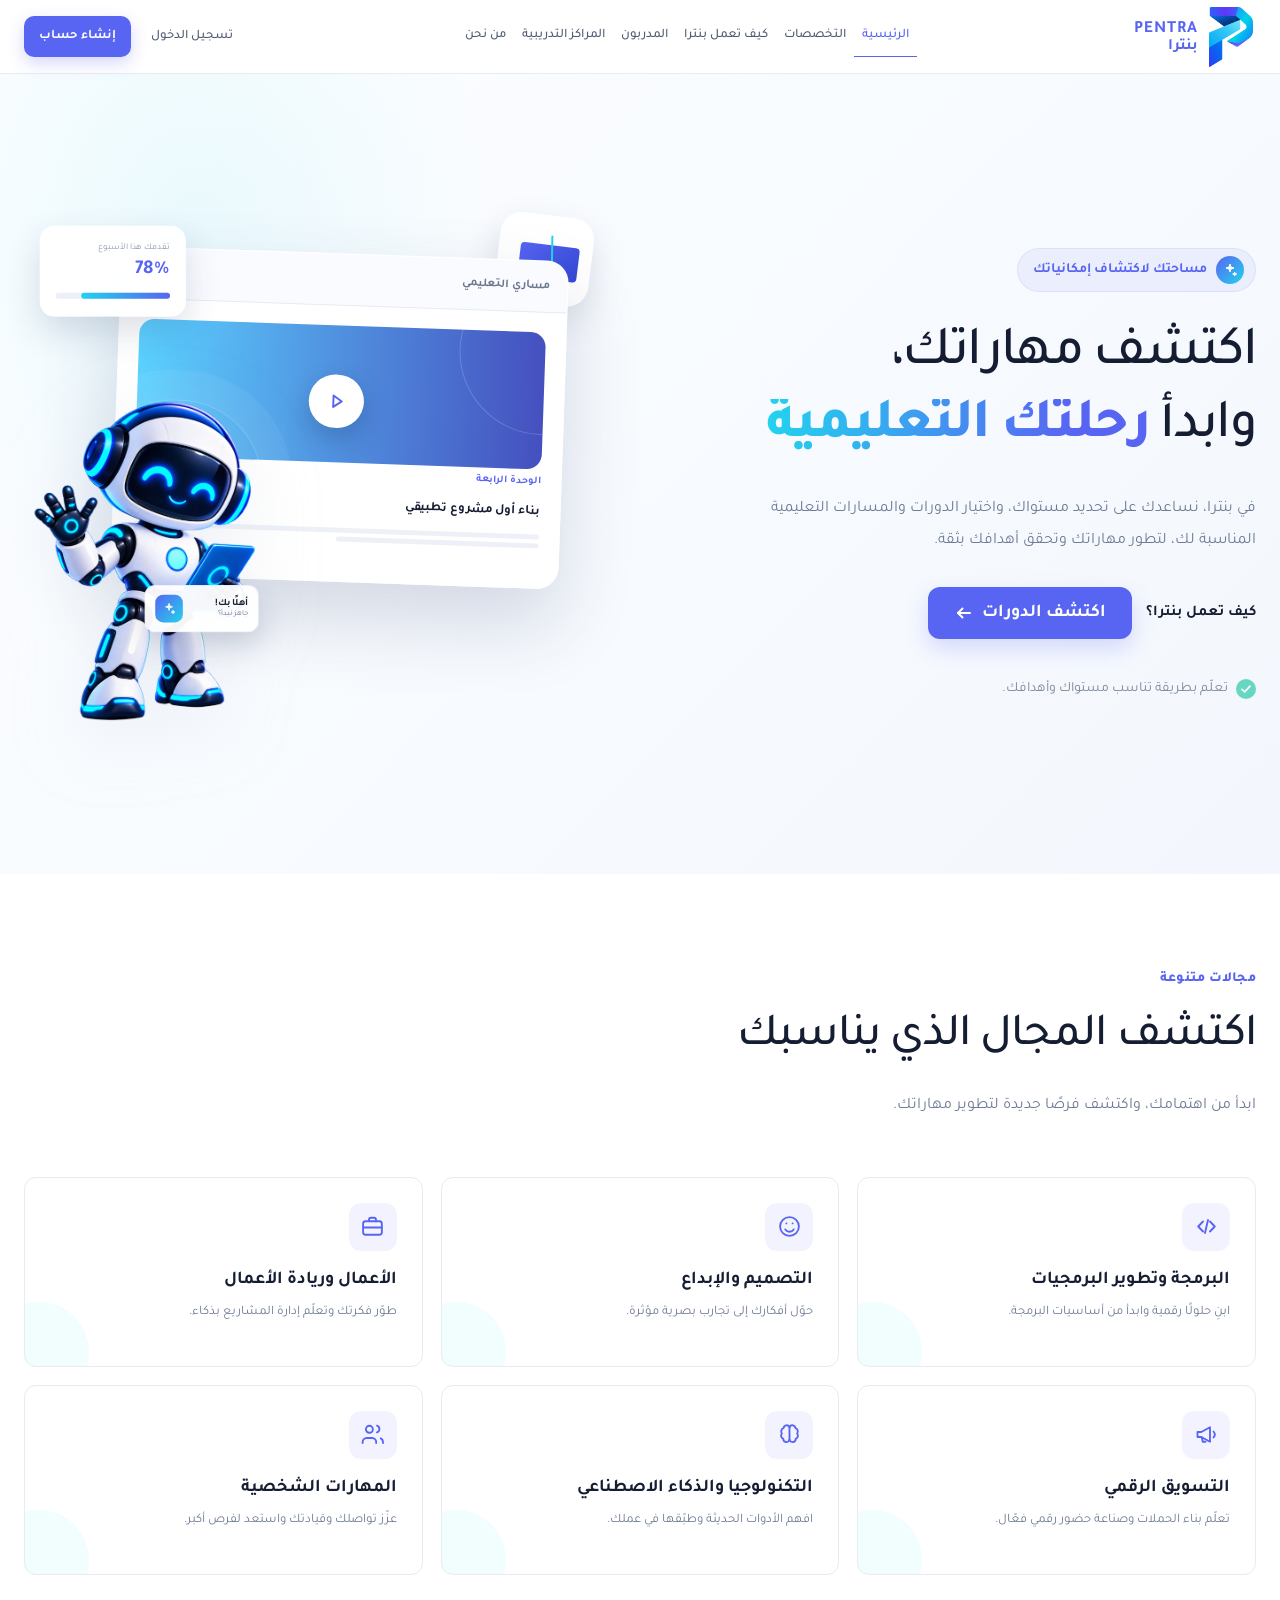
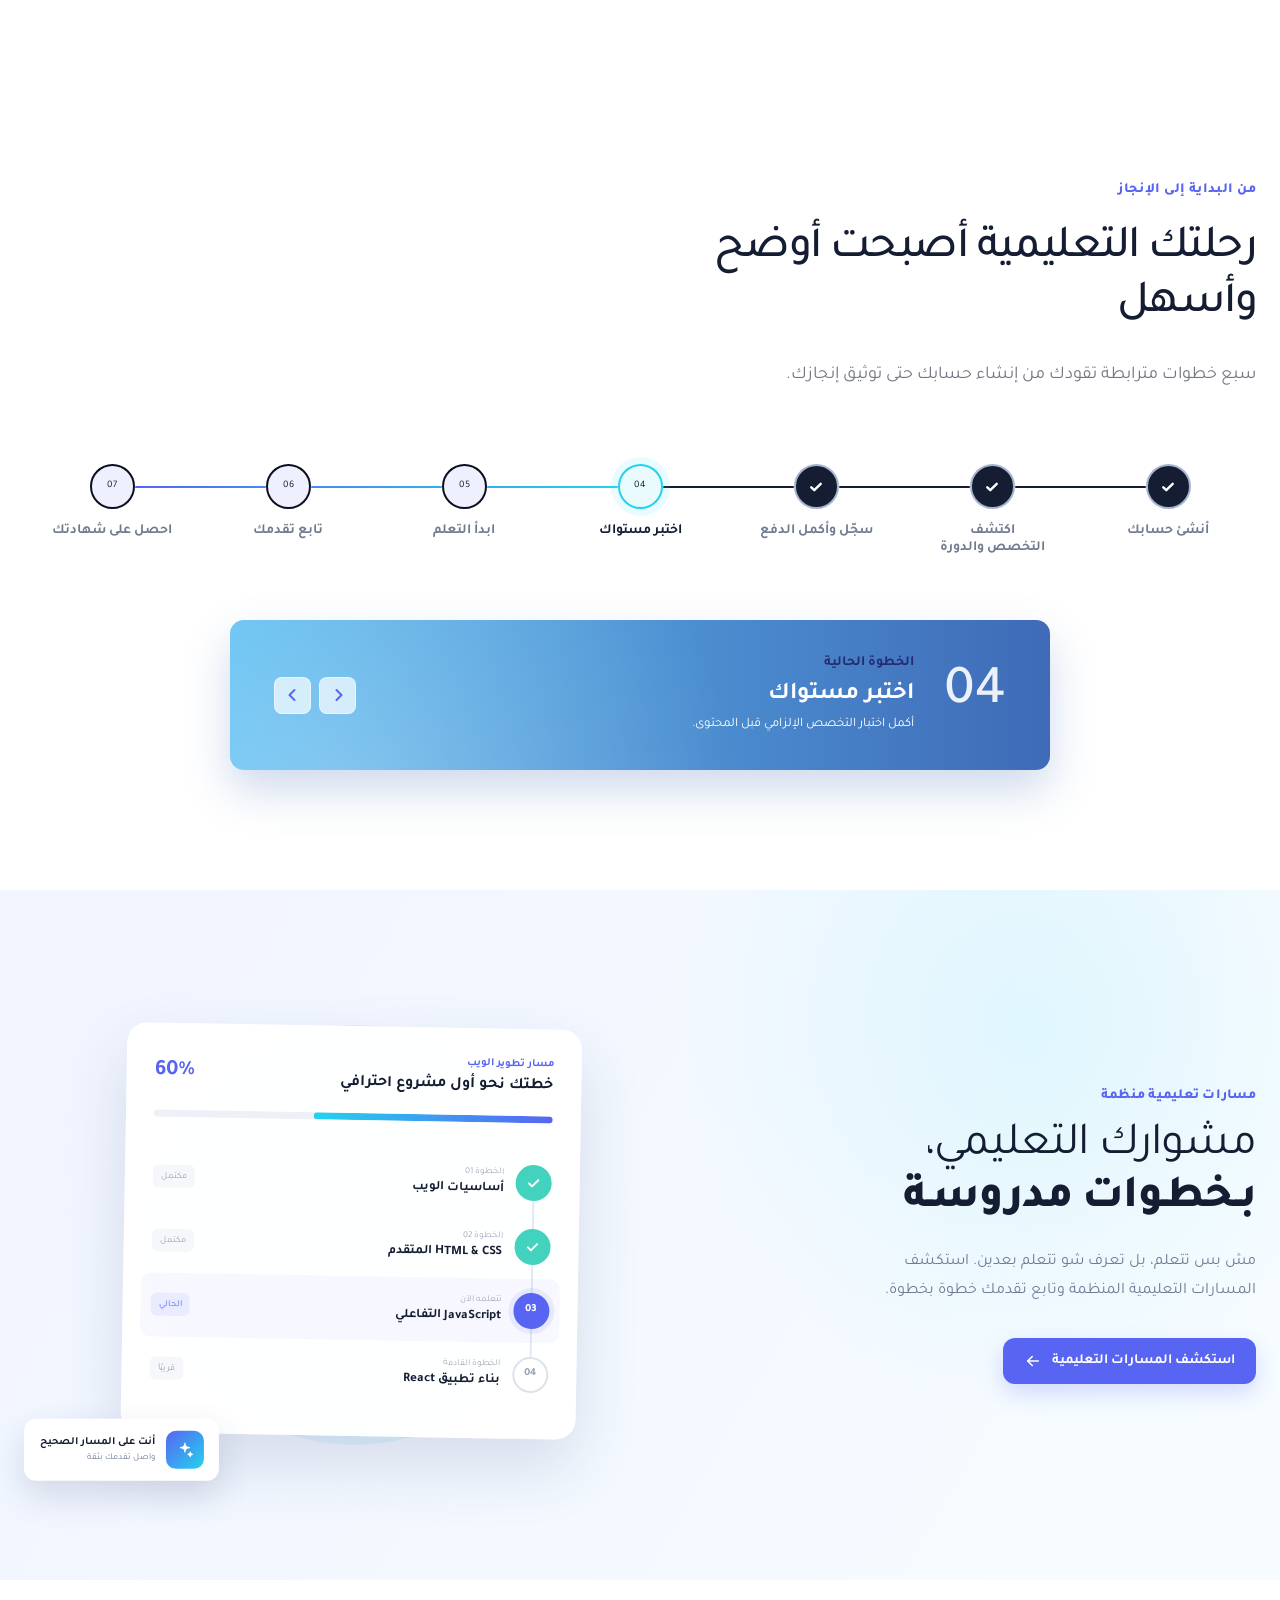
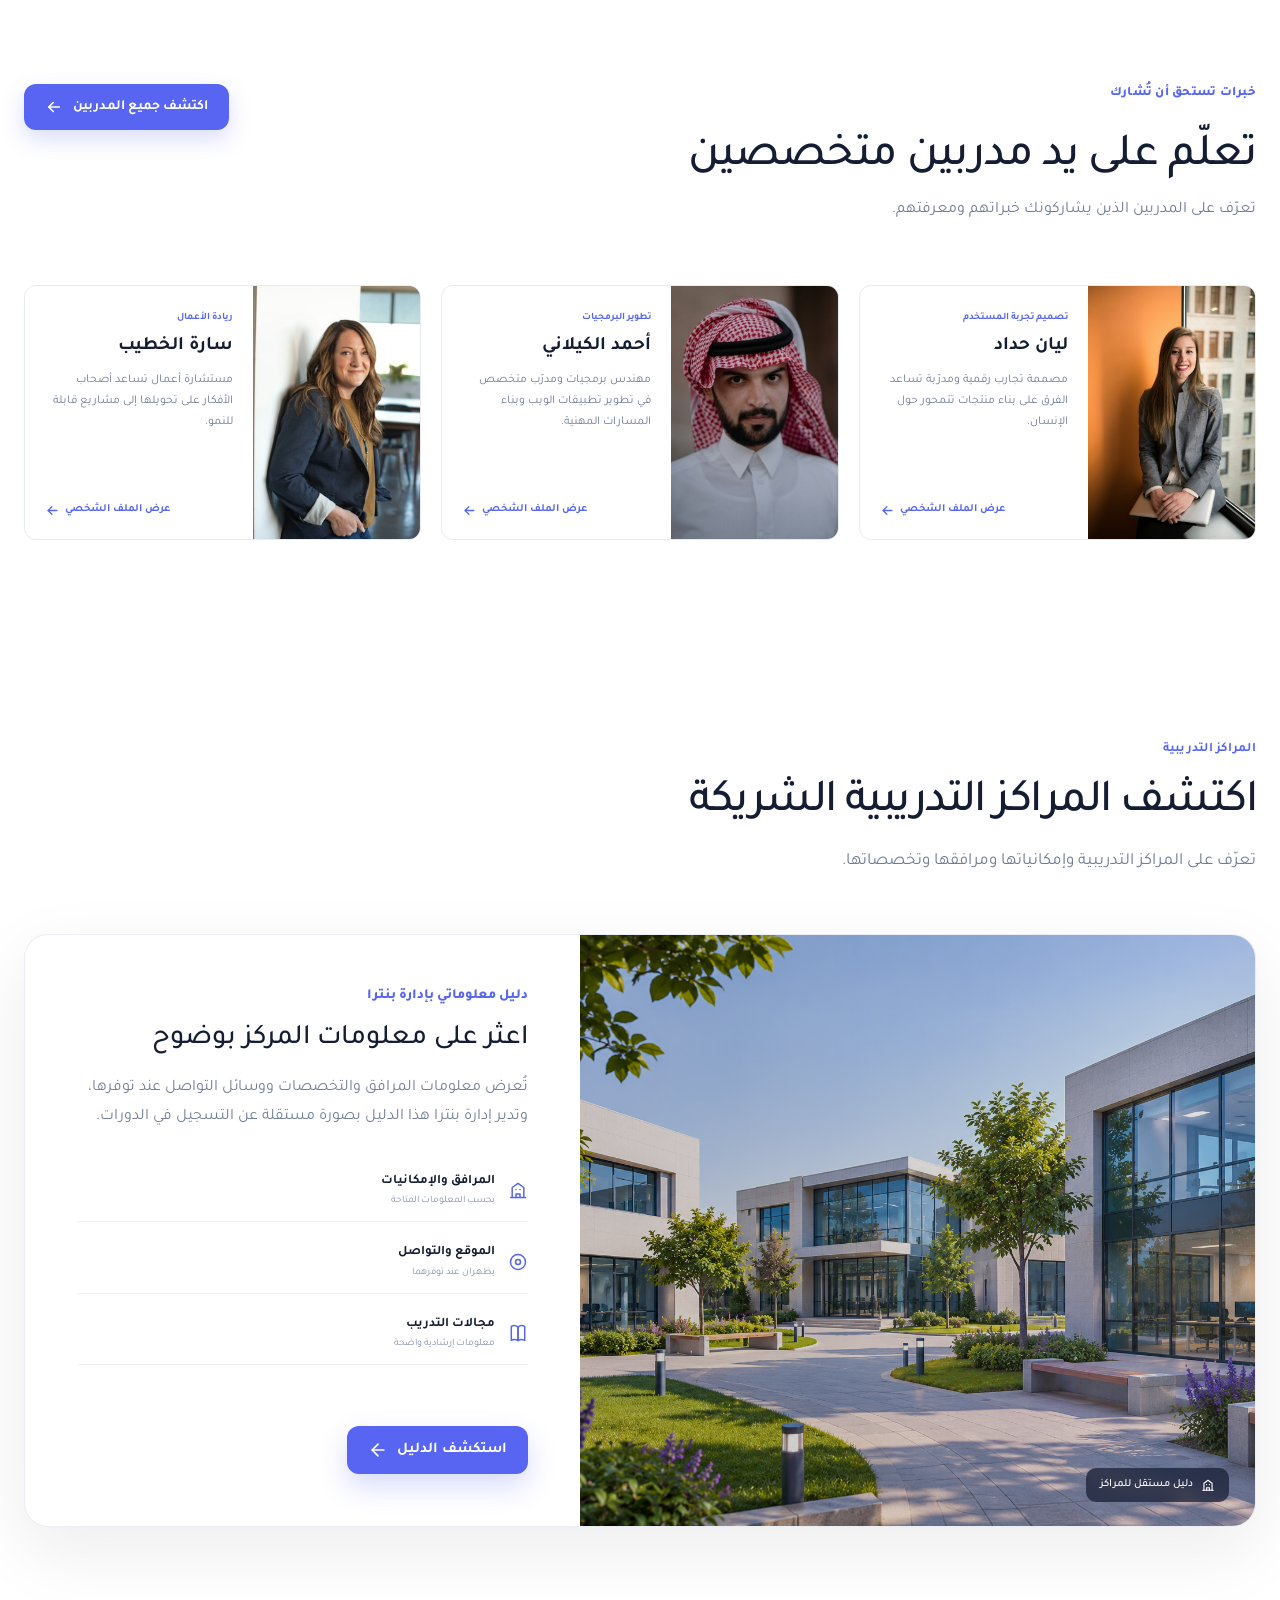
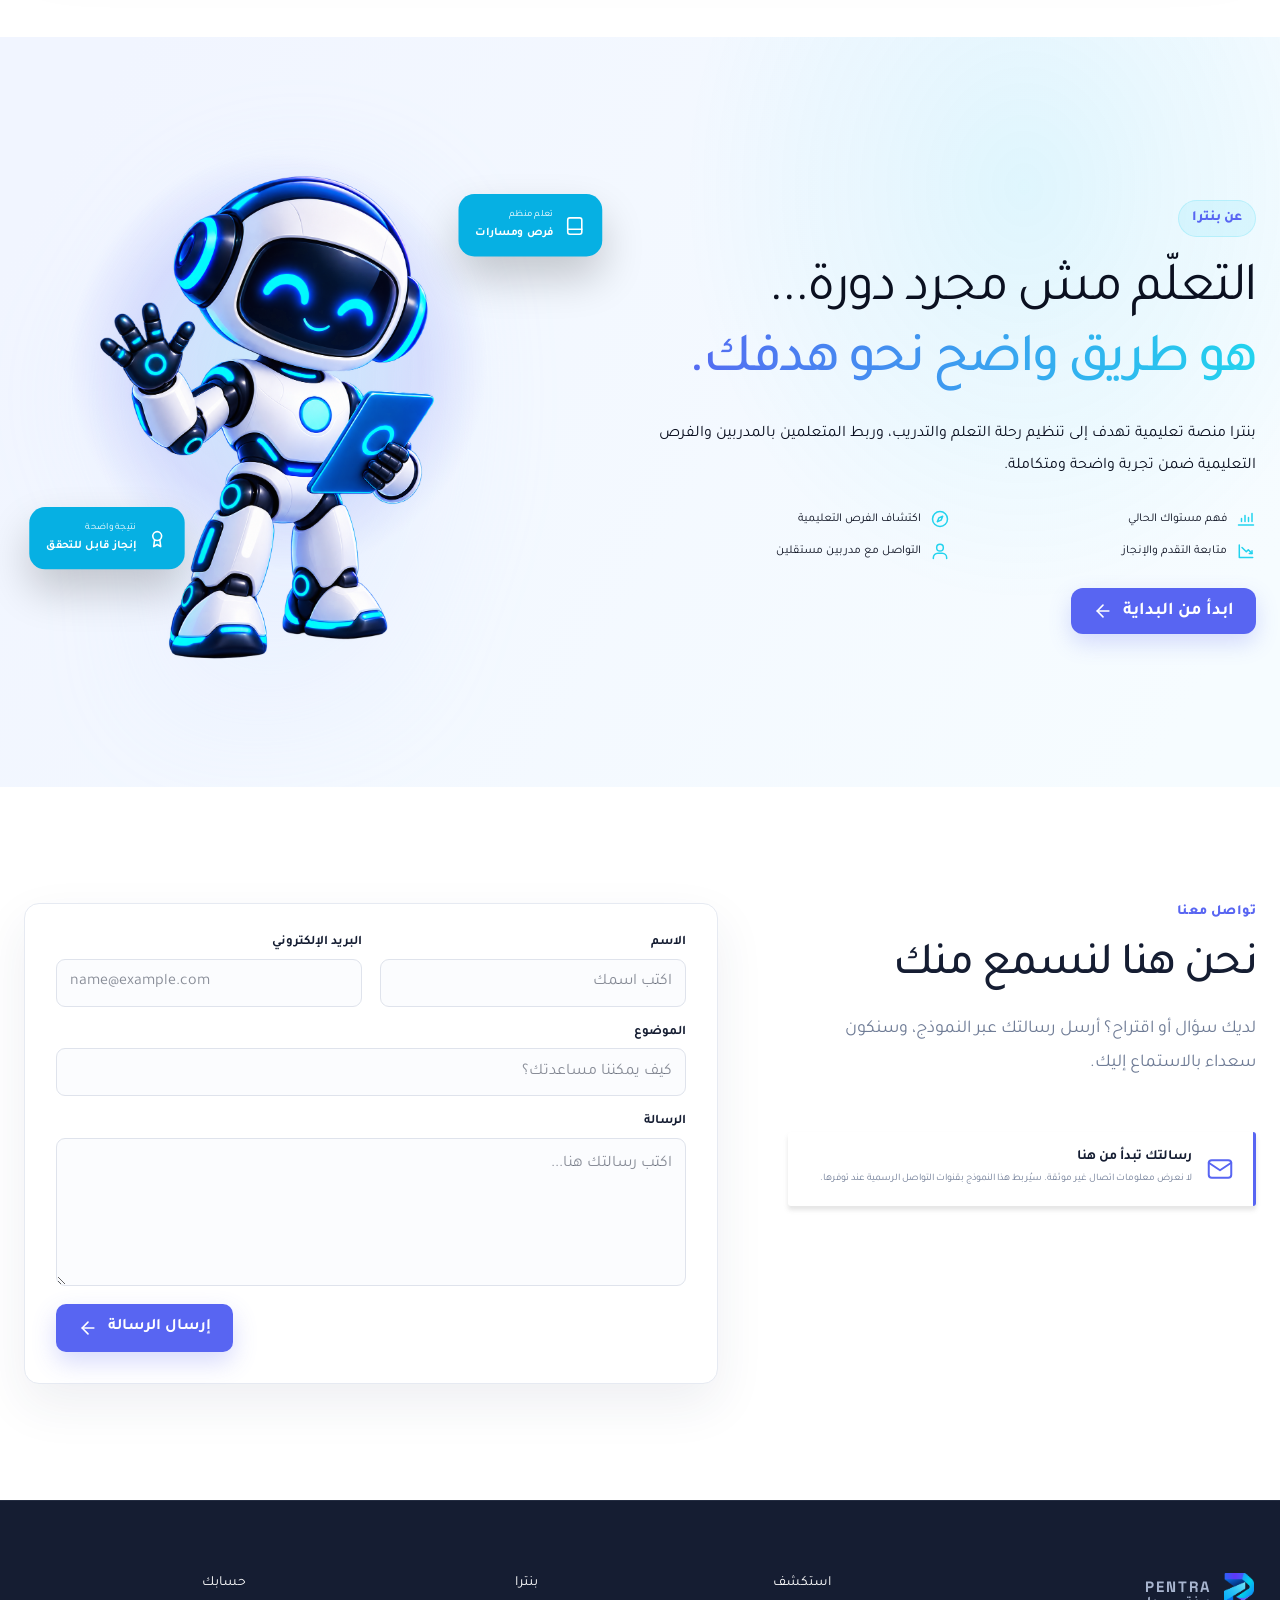
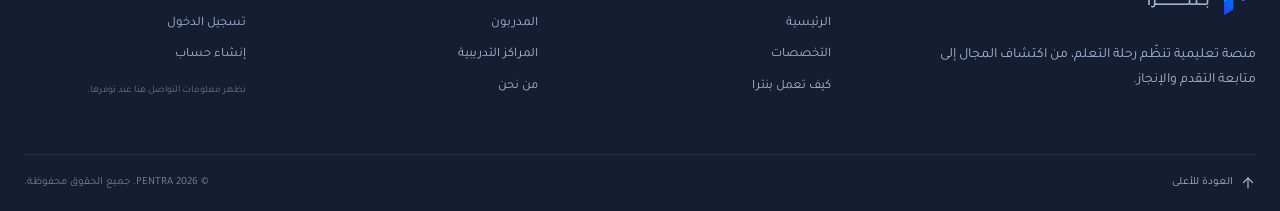
<file: index.html>
<!DOCTYPE html>
<html lang="ar" dir="rtl">
<head>
  <meta charset="UTF-8">
  <meta name="viewport" content="width=device-width, initial-scale=1.0">
  <title>PENTRA | بنترا</title>

  <link rel="preconnect" href="https://fonts.googleapis.com">
  <link rel="preconnect" href="https://fonts.gstatic.com" crossorigin>
  <link href="https://fonts.googleapis.com/css2?family=Tajawal:wght@400;500;700;800&family=Space+Grotesk:wght@700&display=swap" rel="stylesheet">

  <link rel="stylesheet" href="css/landing.css">
</head>
<body>

  <!-- أيقونة النجمتين -->
  <svg width="0" height="0" style="position:absolute" aria-hidden="true">
    <symbol id="sparkle" viewBox="0 0 16 16">
      <g fill="#fff" stroke="#fff" stroke-width="1" stroke-linejoin="round">
        <path d="M8 2Q8 6 12 6Q8 6 8 10Q8 6 4 6Q8 6 8 2Z"/>
        <path d="M12.67 10Q12.67 12 14.67 12Q12.67 12 12.67 14Q12.67 12 10.67 12Q12.67 12 12.67 10Z"/>
      </g>
    </symbol>
  </svg>

  <!-- ================= Navbar ================= -->
  
     <header class="navbar" id="navbar">
    <div class="nav-inner">
      
      <a href="#" class="brand">
        <img class="brand-logo" src="images/PentraLogo.png" alt="شعار بنترا">
        <span class="brand-text">
          <span class="brand-en">PENTRA</span>
          <span class="brand-ar">بنترا</span>
        </span>
      </a>

      <nav class="nav-links" id="navLinks">
    <a href="#" class="nav-link active">الرئيسية</a>
    <a href="#categories" class="nav-link">التخصصات</a>
    <a href="#journey" class="nav-link">كيف تعمل بنترا</a>
    <a href="#coaches" class="nav-link">المدربون</a>
    <a href="#centers" class="nav-link">المراكز التدريبية</a>
    <a href="#about" class="nav-link">من نحن</a>
    <a href="login.html" class="nav-link mobile-only">تسجيل الدخول</a>
</nav>

      <div class="nav-actions">
        <a href="login.html" class="login-link">تسجيل الدخول</a>
        <a href="register.html" class="btn-signup">إنشاء حساب</a>
        <button class="menu-btn" id="menuBtn" type="button" aria-label="القائمة" aria-expanded="false" aria-controls="navLinks">
          <svg width="24" height="24" viewBox="0 0 24 24" fill="none" stroke="#151D32" stroke-width="2" stroke-linecap="round">
            <path class="bars" d="M4 7h16M4 12h16M4 17h16"/>
            <path class="close" d="M6 6l12 12M18 6L6 18"/>
          </svg>
        </button>
      </div>

    </div>
  </header>

  <!-- ================= Hero ================= -->
  <main>
    <section class="hero">
      <div class="hero-inner">

        <!-- النصوص -->
        <div class="hero-text">

          <div class="badge">
            <span class="badge-icon">
              <svg width="16" height="16"><use href="#sparkle"/></svg>
            </span>
            <span class="badge-text">مساحتك لاكتشاف إمكانياتك</span>
          </div>

          <h1 class="hero-title">
            اكتشف مهاراتك،<br>
            وابدأ <span class="grad">رحلتك التعليمية</span>
          </h1>

          <p class="hero-desc">
            في بنترا، نساعدك على تحديد مستواك، واختيار الدورات والمسارات التعليمية المناسبة لك، لتطور مهاراتك وتحقق أهدافك بثقة.
          </p>

          <div class="cta-row">
            <a href="#journey" class="how-link">كيف تعمل بنترا؟</a>
            <a href="#" class="btn-cta">
              <span>اكتشف الدورات</span>
              <svg width="18" height="18" viewBox="0 0 18 18" fill="none" stroke="#fff" stroke-width="2" stroke-linecap="round" stroke-linejoin="round">
                <path d="M16 9H4"/>
                <path d="M8.5 4.5L4 9l4.5 4.5"/>
              </svg>
            </a>
          </div>

          <div class="check-row">
            <span class="check-circle">
              <svg width="20" height="20" viewBox="0 0 20 20" fill="none" stroke="#fff" stroke-width="1.6" stroke-linecap="round" stroke-linejoin="round">
                <path d="M6 10.3l2.7 2.6L14 7.1"/>
              </svg>
            </span>
            <span class="check-text">تعلّم بطريقة تناسب مستواك وأهدافك.</span>
          </div>

        </div>

        <!-- المجسم: لوحة 600x540 بتتكبّر وتتصغّر حسب العرض -->
        <div class="visual" id="visual">
          <div class="stage" id="stage">

            <div class="float-card">
              <span class="fc-blue"></span>
              <span class="fc-line"></span>
            </div>

            <div class="course-card">
              <div class="cc-header">
                <span>مساري التعليمي</span>
              </div>
              <div class="cc-body">
                <div class="cc-media">
                  <span class="cc-circle cc-circle-top"></span>
                  <span class="cc-circle cc-circle-bottom"></span>
                  <span class="cc-play">
                    <svg width="24" height="24" viewBox="0 0 24 24" fill="none" stroke="#5865F2" stroke-width="2" stroke-linejoin="round" stroke-linecap="round">
                      <path d="M9 6.2L17.5 12 9 17.8Z"/>
                    </svg>
                  </span>
                </div>
                <span class="cc-unit">الوحدة الرابعة</span>
                <h3 class="cc-title">بناء أول مشروع تطبيقي</h3>
                <div class="cc-lines">
                  <span></span>
                  <span></span>
                </div>
              </div>
            </div>

            <div class="stats-card">
              <span class="stats-label">تقدمك هذا الأسبوع</span>
              <span class="stats-value">78%</span>
              <div class="stats-bar"><div class="stats-fill"></div></div>
            </div>

            <img class="robot" src="images/banar.png" alt="روبوت بنترا">

            <div class="welcome-chip">
              <div class="wc-text">
                <span class="wc-title">أهلًا بك!</span>
                <span class="wc-sub">جاهز نبدأ؟</span>
              </div>
              <span class="wc-icon">
                <svg width="14" height="14"><use href="#sparkle"/></svg>
              </span>
            </div>

          </div>
        </div>

      </div>
    </section>

    <!-- ================= Categories ================= -->
    <section class="categories" id="categories">
      <div class="section-inner">

        <header class="section-head reveal">
          <span class="eyebrow">مجالات متنوعة</span>
          <h2 class="section-title">اكتشف المجال الذي يناسبك</h2>
          <p class="section-sub">ابدأ من اهتمامك، واكتشف فرصًا جديدة لتطوير مهاراتك.</p>
        </header>

        <div class="cat-grid">

          <!-- 1: البرمجة -->
          <a href="#" class="cat-card reveal" style="--i:0">
            <span class="cat-blob"></span>
            <span class="cat-icon">
              <svg width="25" height="25" viewBox="0 0 25 25" fill="none" stroke="currentColor" stroke-width="1.87" stroke-linecap="round" stroke-linejoin="round">
                <path d="M9 7.5L4.2 12.5 9 17.5"/>
                <path d="M16 7.5l4.8 5-4.8 5"/>
                <path d="M14 6l-3 13"/>
              </svg>
            </span>
            <h3 class="cat-title">البرمجة وتطوير البرمجيات</h3>
            <p class="cat-desc">ابنِ حلولًا رقمية وابدأ من أساسيات البرمجة.</p>
            <svg class="cat-arrow" width="20" height="20" viewBox="0 0 24 24" fill="none" stroke="currentColor" stroke-width="2" stroke-linecap="round" stroke-linejoin="round"><path d="M19 12H5M11 6l-6 6 6 6"/></svg>
          </a>

          <!-- 2: التصميم -->
          <a href="#" class="cat-card reveal" style="--i:1">
            <span class="cat-blob"></span>
            <span class="cat-icon">
              <svg width="25" height="25" viewBox="0 0 25 25" fill="none" stroke="currentColor" stroke-width="1.87" stroke-linecap="round" stroke-linejoin="round">
                <circle cx="12.5" cy="12.5" r="9.4"/>
                <path d="M9.4 9.4h.01M15.6 9.4h.01"/>
                <path d="M8.3 15.4c1 1.5 2.3 2.3 4.2 2.3s3.2-.8 4.2-2.3"/>
              </svg>
            </span>
            <h3 class="cat-title">التصميم والإبداع</h3>
            <p class="cat-desc">حوّل أفكارك إلى تجارب بصرية مؤثرة.</p>
            <svg class="cat-arrow" width="20" height="20" viewBox="0 0 24 24" fill="none" stroke="currentColor" stroke-width="2" stroke-linecap="round" stroke-linejoin="round"><path d="M19 12H5M11 6l-6 6 6 6"/></svg>
          </a>

          <!-- 3: الأعمال -->
          <a href="#" class="cat-card reveal" style="--i:2">
            <span class="cat-blob"></span>
            <span class="cat-icon">
              <svg width="25" height="25" viewBox="0 0 25 25" fill="none" stroke="currentColor" stroke-width="1.87" stroke-linecap="round" stroke-linejoin="round">
                <rect x="3.1" y="7.3" width="18.75" height="13.5" rx="2.5"/>
                <path d="M9 7.3V5.8a2 2 0 0 1 2-2h3a2 2 0 0 1 2 2v1.5"/>
                <path d="M3.1 13.5h18.75"/>
              </svg>
            </span>
            <h3 class="cat-title">الأعمال وريادة الأعمال</h3>
            <p class="cat-desc">طوّر فكرتك وتعلّم إدارة المشاريع بذكاء.</p>
            <svg class="cat-arrow" width="20" height="20" viewBox="0 0 24 24" fill="none" stroke="currentColor" stroke-width="2" stroke-linecap="round" stroke-linejoin="round"><path d="M19 12H5M11 6l-6 6 6 6"/></svg>
          </a>

          <!-- 4: التسويق -->
          <a href="#" class="cat-card reveal" style="--i:3">
            <span class="cat-blob"></span>
            <span class="cat-icon">
              <svg width="25" height="25" viewBox="0 0 25 25" fill="none" stroke="currentColor" stroke-width="1.87" stroke-linecap="round" stroke-linejoin="round">
                <path d="M3.5 10h3.8L16 5.2v14.6L7.3 15H3.5z"/>
                <path d="M7.8 15.5l1 4.3h2.7"/>
                <path d="M19.5 9.5a4.500 4.500 0 0 1 0 6"/>
              </svg>
            </span>
            <h3 class="cat-title">التسويق الرقمي</h3>
            <p class="cat-desc">تعلّم بناء الحملات وصناعة حضور رقمي فعّال.</p>
            <svg class="cat-arrow" width="20" height="20" viewBox="0 0 24 24" fill="none" stroke="currentColor" stroke-width="2" stroke-linecap="round" stroke-linejoin="round"><path d="M19 12H5M11 6l-6 6 6 6"/></svg>
          </a>

          <!-- 5: التكنولوجيا والذكاء الاصطناعي -->
          <a href="#" class="cat-card reveal" style="--i:4">
            <span class="cat-blob"></span>
            <span class="cat-icon">
              <svg width="25" height="25" viewBox="0 0 25 25" fill="none" stroke="currentColor" stroke-width="1.87" stroke-linecap="round" stroke-linejoin="round">
                <path d="M12.5 5A3.2 3.2 0 0 0 6.5 6.2A3.4 3.4 0 0 0 4.9 11.5A3.4 3.4 0 0 0 6.3 16.9A3.2 3.2 0 0 0 12.5 18"/>
                <path d="M12.5 5A3.2 3.2 0 0 1 18.5 6.2A3.4 3.4 0 0 1 20.1 11.5A3.4 3.4 0 0 1 18.7 16.9A3.2 3.2 0 0 1 12.5 18"/>
                <path d="M12.5 5v13"/>
              </svg>
            </span>
            <h3 class="cat-title">التكنولوجيا والذكاء الاصطناعي</h3>
            <p class="cat-desc">افهم الأدوات الحديثة وطبّقها في عملك.</p>
            <svg class="cat-arrow" width="20" height="20" viewBox="0 0 24 24" fill="none" stroke="currentColor" stroke-width="2" stroke-linecap="round" stroke-linejoin="round"><path d="M19 12H5M11 6l-6 6 6 6"/></svg>
          </a>

          <!-- 6: المهارات الشخصية -->
          <a href="#" class="cat-card reveal" style="--i:5">
            <span class="cat-blob"></span>
            <span class="cat-icon">
              <svg width="25" height="25" viewBox="0 0 25 25" fill="none" stroke="currentColor" stroke-width="1.87" stroke-linecap="round" stroke-linejoin="round">
                <circle cx="9.4" cy="7.3" r="3.5"/>
                <path d="M2.6 21v-.8A4.200 4.200 0 0 1 6.800 16h5.200a4.200 4.200 0 0 1 4.200 4.200v.8"/>
                <path d="M17 3.600a3.600 3.600 0 0 1 0 6.800"/>
                <path d="M20.800 16.300a4.100 4.100 0 0 1 2.200 3.700V21"/>
              </svg>
            </span>
            <h3 class="cat-title">المهارات الشخصية</h3>
            <p class="cat-desc">عزّز تواصلك وقيادتك واستعد لفرص أكبر.</p>
            <svg class="cat-arrow" width="20" height="20" viewBox="0 0 24 24" fill="none" stroke="currentColor" stroke-width="2" stroke-linecap="round" stroke-linejoin="round"><path d="M19 12H5M11 6l-6 6 6 6"/></svg>
          </a>

        </div>
      </div>
    </section>


        <!-- ================= Journey ================= -->
    <section class="journey" id="journey">
      <div class="section-inner">

        <header class="section-head reveal">
          <span class="eyebrow">من البداية إلى الإنجاز</span>
          <h2 class="section-title">رحلتك التعليمية أصبحت أوضح وأسهل</h2>
          <p class="section-sub">سبع خطوات مترابطة تقودك من إنشاء حسابك حتى توثيق إنجازك.</p>
        </header>

        <!-- الخطوات بتنبني من الـ JS -->
        <ol class="stepper reveal" id="stepper"></ol>

        <!-- بانر الخطوة الحالية -->
        <div class="step-banner reveal" id="stepBanner">
          <span class="sb-num" id="sbNum">04</span>

          <div class="sb-text" id="sbText">
            <span class="sb-label">الخطوة الحالية</span>
            <h3 class="sb-title" id="sbTitle">اختبر مستواك</h3>
            <p class="sb-desc" id="sbDesc">أكمل اختبار التخصص الإلزامي قبل المحتوى.</p>
          </div>

          <div class="sb-actions">
            <button type="button" class="sb-btn" id="prevStep" aria-label="الخطوة السابقة">
              <svg width="20" height="20" viewBox="0 0 20 20" fill="none" stroke="#5865F2" stroke-width="2" stroke-linecap="round" stroke-linejoin="round">
                <path d="M8.5 5l5 5-5 5"/>
              </svg>
            </button>
            <button type="button" class="sb-btn" id="nextStep" aria-label="الخطوة التالية">
              <svg width="20" height="20" viewBox="0 0 20 20" fill="none" stroke="#5865F2" stroke-width="2" stroke-linecap="round" stroke-linejoin="round">
                <path d="M11.5 5l-5 5 5 5"/>
              </svg>
            </button>
          </div>
        </div>

      </div>
    </section>


    <!-- ================= Learning Paths ================= -->
    <section class="paths" id="paths">
      <div class="paths-inner">

        <!-- النصوص (يمين) -->
        <div class="paths-text reveal">
          <span class="eyebrow">مسارات تعليمية منظمة</span>

          <h2 class="paths-title">
            <span class="pt-light">مشوارك التعليمي،</span>
            <span class="pt-bold">بـخطـوات مدروسـة</span>
          </h2>

          <p class="paths-desc">
            مش بس تتعلم، بل تعرف شو تتعلم بعدين. استكشف المسارات التعليمية المنظمة وتابع تقدمك خطوة بخطوة.
          </p>

          <a href="#" class="btn-paths">
            <span>استكشف المسارات التعليمية</span>
            <svg width="18" height="18" viewBox="0 0 18 18" fill="none" stroke="#fff" stroke-width="1.6" stroke-linecap="round" stroke-linejoin="round">
              <path d="M14.25 9H3.75"/>
              <path d="M8.25 4.5L3.75 9l4.5 4.5"/>
            </svg>
          </a>
        </div>

        <!-- المجسم (يسار) -->
        <div class="paths-visual reveal" id="pathsVisual" style="--i:2">
          <div class="paths-stage" id="pathsStage">

            <span class="ps-bg"></span>

            <div class="path-card">
              <div class="pc-head">
                <div class="pc-head-text">
                  <span class="pc-label">مسار تطوير الويب</span>
                  <h3 class="pc-title">خطتك نحو أول مشروع احترافي</h3>
                </div>
                <span class="pc-percent">60%</span>
              </div>

              <div class="pc-progress"><span class="pc-fill"></span></div>

              <ul class="pc-steps">

                <li class="pc-step is-done">
                  <span class="pc-dot">
                    <svg width="16" height="16" viewBox="0 0 16 16" fill="none" stroke="#fff" stroke-width="2" stroke-linecap="round" stroke-linejoin="round"><path d="M3.4 8.4l3 2.9 6.2-6.3"/></svg>
                  </span>
                  <div class="pc-info">
                    <span class="pc-small">الخطوة 01</span>
                    <span class="pc-name">أساسيات الويب</span>
                  </div>
                  <span class="pc-badge">مكتمل</span>
                </li>

                <li class="pc-step is-done">
                  <span class="pc-dot">
                    <svg width="16" height="16" viewBox="0 0 16 16" fill="none" stroke="#fff" stroke-width="2" stroke-linecap="round" stroke-linejoin="round"><path d="M3.4 8.4l3 2.9 6.2-6.3"/></svg>
                  </span>
                  <div class="pc-info">
                    <span class="pc-small">الخطوة 02</span>
                    <span class="pc-name">HTML &amp; CSS المتقدم</span>
                  </div>
                  <span class="pc-badge">مكتمل</span>
                </li>

                <li class="pc-step is-current">
                  <span class="pc-dot">03</span>
                  <div class="pc-info">
                    <span class="pc-small">تتعلمه الآن</span>
                    <span class="pc-name">JavaScript التفاعلي</span>
                  </div>
                  <span class="pc-badge">الحالي</span>
                </li>

                <li class="pc-step is-todo">
                  <span class="pc-dot">04</span>
                  <div class="pc-info">
                    <span class="pc-small">الخطوة القادمة</span>
                    <span class="pc-name">بناء تطبيق React</span>
                  </div>
                  <span class="pc-badge">قريبًا</span>
                </li>

              </ul>
            </div>

            <div class="path-chip">
              <span class="chip-icon">
                <svg width="18" height="18"><use href="#sparkle"/></svg>
              </span>
              <div class="chip-text">
                <span class="chip-title">أنت على المسار الصحيح</span>
                <span class="chip-sub">واصل تقدمك بثقة</span>
              </div>
            </div>

          </div>
        </div>

      </div>
    </section>

    <!-- ================= Coaches ================= -->
    <section class="coaches" id="coaches">
      <div class="section-inner">

        <header class="coaches-head reveal">
          <div class="coaches-head-text">
            <span class="eyebrow">خبرات تستحق أن تُشارك</span>
            <h2 class="section-title">تعلّم على يد مدربين متخصصين</h2>
            <p class="section-sub">تعرّف على المدربين الذين يشاركونك خبراتهم ومعرفتهم.</p>
          </div>

          <a href="#" class="btn-paths btn-all">
            <span>اكتشف جميع المدربين</span>
            <svg width="18" height="18" viewBox="0 0 18 18" fill="none" stroke="#fff" stroke-width="1.6" stroke-linecap="round" stroke-linejoin="round">
              <path d="M14.25 9H3.75"/>
              <path d="M8.25 4.5L3.75 9l4.5 4.5"/>
            </svg>
          </a>
        </header>

        <div class="coach-grid">

          <!-- 1: ليان حداد -->
          <article class="coach-card reveal" style="--i:0">
            <div class="coach-body">
              <span class="coach-role">تصميم تجربة المستخدم</span>
              <h3 class="coach-name">ليان حداد</h3>
              <p class="coach-desc">مصممة تجارب رقمية ومدرّبة تساعد الفرق على بناء منتجات تتمحور حول الإنسان.</p>
              <a href="#" class="coach-link">
                <span>عرض الملف الشخصي</span>
                <svg width="15" height="15" viewBox="0 0 15 15" fill="none" stroke="currentColor" stroke-width="1.3" stroke-linecap="round" stroke-linejoin="round">
                  <path d="M11.88 7.5H3.13"/>
                  <path d="M6.88 3.75L3.13 7.5l3.75 3.75"/>
                </svg>
              </a>
            </div>
            <div class="coach-photo">
              <img src="images/LayanHadad.jpg" alt="ليان حداد" width="167" height="255" loading="lazy">
            </div>
          </article>

          <!-- 2: أحمد الكيلاني -->
          <article class="coach-card reveal" style="--i:1">
            <div class="coach-body">
              <span class="coach-role">تطوير البرمجيات</span>
              <h3 class="coach-name">أحمد الكيلاني</h3>
              <p class="coach-desc">مهندس برمجيات ومدرّب متخصص في تطوير تطبيقات الويب وبناء المسارات المهنية.</p>
              <a href="#" class="coach-link">
                <span>عرض الملف الشخصي</span>
                <svg width="15" height="15" viewBox="0 0 15 15" fill="none" stroke="currentColor" stroke-width="1.3" stroke-linecap="round" stroke-linejoin="round">
                  <path d="M11.88 7.5H3.13"/>
                  <path d="M6.88 3.75L3.13 7.5l3.75 3.75"/>
                </svg>
              </a>
            </div>
            <div class="coach-photo">
              <img src="images/AhmadAlkilany.jpg" alt="أحمد الكيلاني" width="167" height="255" loading="lazy">
            </div>
          </article>

          <!-- 3: سارة الخطيب -->
          <article class="coach-card reveal" style="--i:2">
            <div class="coach-body">
              <span class="coach-role">ريادة الأعمال</span>
              <h3 class="coach-name">سارة الخطيب</h3>
              <p class="coach-desc">مستشارة أعمال تساعد أصحاب الأفكار على تحويلها إلى مشاريع قابلة للنمو.</p>
              <a href="#" class="coach-link">
                <span>عرض الملف الشخصي</span>
                <svg width="15" height="15" viewBox="0 0 15 15" fill="none" stroke="currentColor" stroke-width="1.3" stroke-linecap="round" stroke-linejoin="round">
                  <path d="M11.88 7.5H3.13"/>
                  <path d="M6.88 3.75L3.13 7.5l3.75 3.75"/>
                </svg>
              </a>
            </div>
            <div class="coach-photo">
              <img src="images/SaraAlkhatib.jpg" alt="سارة الخطيب" width="167" height="255" loading="lazy">
            </div>
          </article>

        </div>
      </div>
    </section>
    <!-- ================= Training Centers ================= -->
    <section class="centers" id="centers">
      <div class="section-inner">

        <header class="section-head reveal">
          <span class="eyebrow">المراكز التدريبية</span>
          <h2 class="section-title">اكتشف المراكز التدريبية الشريكة</h2>
          <p class="section-sub">تعرّف على المراكز التدريبية وإمكانياتها ومرافقها وتخصصاتها.</p>
        </header>

        <div class="centers-card reveal">

          <!-- الصورة (يمين) -->
          <a href="#" class="centers-media" aria-label="فتح تفاصيل دليل المراكز">
            <img src="images/Centers.png" alt="مركز تدريبي شريك" loading="lazy">
            <span class="cm-badge">
              <svg width="14" height="14" viewBox="0 0 20 20" fill="none" stroke="currentColor" stroke-width="1.6" stroke-linecap="round" stroke-linejoin="round">
                <path d="M2.5 17.5h15"/>
                <path d="M4.2 17.5V7.5L10 3.3l5.8 4.2v10"/>
                <path d="M8 17.5V14h4v3.5"/>
                <path d="M8 9.5h.01M12 9.5h.01"/>
              </svg>
              <span>دليل مستقل للمراكز</span>
            </span>
          </a>

          <!-- المعلومات (يسار) -->
          <div class="centers-body">
            <span class="cb-eyebrow">دليل معلوماتي بإدارة بنترا</span>
            <h3 class="cb-title">اعثر على معلومات المركز بوضوح</h3>
            <p class="cb-desc">
              تُعرض معلومات المرافق والتخصصات ووسائل التواصل عند توفرها، وتدير إدارة بنترا هذا الدليل بصورة مستقلة عن التسجيل في الدورات.
            </p>

            <ul class="cb-list">

              <li class="cb-item">
                <svg class="cb-icon" width="20" height="20" viewBox="0 0 20 20" fill="none" stroke="currentColor" stroke-width="1.5" stroke-linecap="round" stroke-linejoin="round">
                  <path d="M2.5 17.5h15"/>
                  <path d="M4.2 17.5V7.5L10 3.3l5.8 4.2v10"/>
                  <path d="M8 17.5V14h4v3.5"/>
                  <path d="M8 9.5h.01M12 9.5h.01"/>
                </svg>
                <div class="cb-text">
                  <span class="cb-name">المرافق والإمكانيات</span>
                  <span class="cb-small">بحسب المعلومات المتاحة</span>
                </div>
              </li>

              <li class="cb-item">
                <svg class="cb-icon" width="20" height="20" viewBox="0 0 20 20" fill="none" stroke="currentColor" stroke-width="1.5" stroke-linecap="round" stroke-linejoin="round">
                  <circle cx="10" cy="10" r="7.5"/>
                  <circle cx="10" cy="10" r="2.5"/>
                </svg>
                <div class="cb-text">
                  <span class="cb-name">الموقع والتواصل</span>
                  <span class="cb-small">يظهران عند توفرهما</span>
                </div>
              </li>

              <li class="cb-item">
                <svg class="cb-icon" width="20" height="20" viewBox="0 0 20 20" fill="none" stroke="currentColor" stroke-width="1.5" stroke-linecap="round" stroke-linejoin="round">
                  <path d="M3.3 3.3c2-1 4.7-1 6.7.8v13.5c-2-1.3-4.7-1.3-6.7-.3z"/>
                  <path d="M16.7 3.3c-2-1-4.7-1-6.7.8v13.5c2-1.3 4.7-1.3 6.7-.3z"/>
                </svg>
                <div class="cb-text">
                  <span class="cb-name">مجالات التدريب</span>
                  <span class="cb-small">معلومات إرشادية واضحة</span>
                </div>
              </li>

            </ul>

            <a href="#" class="cb-btn">
              <span>استكشف الدليل</span>
              <svg width="20" height="20" viewBox="0 0 20 20" fill="none" stroke="#fff" stroke-width="1.7" stroke-linecap="round" stroke-linejoin="round">
                <path d="M15.83 10H4.17"/>
                <path d="M10 4.17L4.17 10 10 15.83"/>
              </svg>
            </a>
          </div>

        </div>
      </div>
    </section>

    <!-- ================= About ================= -->
    <section class="about" id="about">
      <div class="about-inner">

        <!-- النصوص (يمين) -->
        <div class="about-text reveal">
          <span class="about-pill">عن بنترا</span>

          <h2 class="about-title">
            <span class="ab-light">التعلّم مش مجرد دورة...</span>
            <span class="ab-grad">هو طريق واضح نحو هدفك.</span>
          </h2>

          <p class="about-desc">
            بنترا منصة تعليمية تهدف إلى تنظيم رحلة التعلم والتدريب، وربط المتعلمين بالمدربين والفرص التعليمية ضمن تجربة واضحة ومتكاملة.
          </p>

          <ul class="about-features">
            <li class="af-item">
              <svg width="20" height="20" viewBox="0 0 20 20" fill="none" stroke="#22D3EE" stroke-width="1.5" stroke-linecap="round" stroke-linejoin="round">
                <path d="M2.5 16h15"/>
                <path d="M5.5 12.5v-3M9 12.5v-6M12.5 12.5v-4M16 12.5v-8"/>
              </svg>
              <span>فهم مستواك الحالي</span>
            </li>
            <li class="af-item">
              <svg width="20" height="20" viewBox="0 0 20 20" fill="none" stroke="#22D3EE" stroke-width="1.5" stroke-linecap="round" stroke-linejoin="round">
                <circle cx="10" cy="10" r="7.5"/>
                <path d="M12.7 7.3l-1.6 3.8-3.8 1.6 1.6-3.8z"/>
              </svg>
              <span>اكتشاف الفرص التعليمية</span>
            </li>
            <li class="af-item">
              <svg width="20" height="20" viewBox="0 0 20 20" fill="none" stroke="#22D3EE" stroke-width="1.5" stroke-linecap="round" stroke-linejoin="round">
                <path d="M3.3 4v12.5h13.4"/>
                <path d="M6 6.5l4.3 4.3 2-2 3.7 3.7"/>
                <path d="M13.3 12.5H16V9.8"/>
              </svg>
              <span>متابعة التقدم والإنجاز</span>
            </li>
            <li class="af-item">
              <svg width="20" height="20" viewBox="0 0 20 20" fill="none" stroke="#22D3EE" stroke-width="1.5" stroke-linecap="round" stroke-linejoin="round">
                <circle cx="10" cy="6.67" r="3.33"/>
                <path d="M3.33 17.5v-.8a4.5 4.5 0 0 1 4.5-4.5h4.34a4.5 4.5 0 0 1 4.5 4.5v.8"/>
              </svg>
              <span>التواصل مع مدربين مستقلين</span>
            </li>
          </ul>

          <a href="#" class="btn-about">
            <span>ابدأ من البداية</span>
            <svg width="20" height="20" viewBox="0 0 20 20" fill="none" stroke="#fff" stroke-width="1.6" stroke-linecap="round" stroke-linejoin="round">
              <path d="M15.83 10H4.17"/>
              <path d="M10 4.17L4.17 10 10 15.83"/>
            </svg>
          </a>
        </div>

        <!-- المجسم (يسار): لوحة 560x530 بتتكبّر وتتصغّر -->
        <div class="about-visual reveal" id="aboutVisual" style="--i:2">
          <div class="about-stage" id="aboutStage">

            <span class="ab-glow"></span>
            <img class="ab-robot" src="images/banar.png" alt="روبوت بنترا يرحب بك">

            <div class="ab-chip ab-chip-1">
              <span class="abc-icon">
                <svg width="20" height="20" viewBox="0 0 20 20" fill="none" stroke="#fff" stroke-width="1.5" stroke-linecap="round" stroke-linejoin="round">
                  <rect x="3.33" y="2.5" width="13.33" height="15.42" rx="2"/>
                  <path d="M3.33 13.33h13.33"/>
                </svg>
              </span>
              <div class="abc-text">
                <span class="abc-small">تعلم منظم</span>
                <span class="abc-title">فرص ومسارات</span>
              </div>
            </div>

            <div class="ab-chip ab-chip-2">
              <span class="abc-icon">
                <svg width="20" height="20" viewBox="0 0 20 20" fill="none" stroke="#fff" stroke-width="1.5" stroke-linecap="round" stroke-linejoin="round">
                  <circle cx="10" cy="7.5" r="4.17"/>
                  <path d="M7.5 11.2l-.8 6.3L10 15.5l3.3 2-.8-6.3"/>
                </svg>
              </span>
              <div class="abc-text">
                <span class="abc-small">نتيجة واضحة</span>
                <span class="abc-title">إنجاز قابل للتحقق</span>
              </div>
            </div>

          </div>
        </div>

      </div>
    </section>


         <!-- ================= Contact ================= -->
    <section class="contact" id="contact">
      <div class="contact-inner">

        <!-- النصوص (يمين) -->
        <div class="contact-text reveal">
          <span class="eyebrow">تواصل معنا</span>
          <h2 class="contact-title">نحن هنا لنسمع منك</h2>
          <p class="contact-sub">لديك سؤال أو اقتراح؟ أرسل رسالتك عبر النموذج، وسنكون سعداء بالاستماع إليك.</p>

          <div class="contact-note">
            <svg width="30" height="30" viewBox="0 0 30 30" fill="none" stroke="#5865F2" stroke-width="2" stroke-linecap="round" stroke-linejoin="round">
              <rect x="3.75" y="6.25" width="22.5" height="17.5" rx="3"/>
              <path d="M3.75 8.75L15 16.25l11.25-7.5"/>
            </svg>
            <div class="cn-text">
              <span class="cn-title">رسالتك تبدأ من هنا</span>
              <p class="cn-desc">لا نعرض معلومات اتصال غير موثقة. سيُربط هذا النموذج بقنوات التواصل الرسمية عند توفرها.</p>
            </div>
          </div>
        </div>

        <!-- النموذج (يسار) -->
        <form class="contact-form reveal" id="contactForm" style="--i:2" novalidate>

          <div class="field" data-field="name">
            <label for="cName">الاسم</label>
            <input type="text" id="cName" name="name" placeholder="اكتب اسمك" autocomplete="name">
            <span class="field-error">الرجاء إدخال اسمك.</span>
          </div>

          <div class="field" data-field="email">
            <label for="cEmail">البريد الإلكتروني</label>
            <input type="email" id="cEmail" name="email" placeholder="name@example.com" autocomplete="email" dir="ltr">
            <span class="field-error">الرجاء إدخال بريد إلكتروني صحيح.</span>
          </div>

          <div class="field full">
            <label for="cSubject">الموضوع</label>
            <input type="text" id="cSubject" name="subject" placeholder="كيف يمكننا مساعدتك؟">
          </div>

          <div class="field full" data-field="message">
            <label for="cMessage">الرسالة</label>
            <textarea id="cMessage" name="message" placeholder="اكتب رسالتك هنا..."></textarea>
            <span class="field-error">الرجاء كتابة رسالتك.</span>
          </div>

          <div class="form-actions">
            <p class="form-status" id="formStatus" role="status" aria-live="polite"></p>
            <button type="submit" class="btn-send">
              <span>إرسال الرسالة</span>
              <svg width="20" height="20" viewBox="0 0 20 20" fill="none" stroke="#fff" stroke-width="1.6" stroke-linecap="round" stroke-linejoin="round">
                <path d="M15.83 10H4.17"/>
                <path d="M10 4.17L4.17 10 10 15.83"/>
              </svg>
            </button>
          </div>

        </form>

      </div>
    </section>

  </main>


  <!-- ================= Footer ================= -->
  <footer class="footer">
    <div class="footer-inner">

      <div class="footer-grid">

        <!-- البراند -->
        <div class="ft-brand">
          <a href="#" class="ft-logo" aria-label="بنترا">
            <img class="ft-logo-img" src="images/PentraLogo.png" alt="">
            <span class="ft-logo-text">
              <span class="ft-en">PENTRA</span>
              <span class="ft-ar">بـــنـتـــــــــــــــرا</span>
            </span>
          </a>
          <p class="ft-desc">منصة تعليمية تنظّم رحلة التعلم، من اكتشاف المجال إلى متابعة التقدم والإنجاز.</p>
        </div>

        <!-- استكشف -->
        <div class="ft-col">
          <h3 class="ft-title">استكشف</h3>
          <a href="#" class="ft-link">الرئيسية</a>
          <a href="#categories" class="ft-link">التخصصات</a>
          <a href="#journey" class="ft-link">كيف تعمل بنترا</a>
        </div>

        <!-- بنترا -->
        <div class="ft-col">
          <h3 class="ft-title">بنترا</h3>
          <a href="#coaches" class="ft-link">المدربون</a>
          <a href="#centers" class="ft-link">المراكز التدريبية</a>
          <a href="#about" class="ft-link">من نحن</a>
        </div>

        <!-- حسابك -->
        <div class="ft-col">
          <h3 class="ft-title">حسابك</h3>
          <a href="login.html" class="ft-link">تسجيل الدخول</a>
          <a href="register.html" class="ft-link">إنشاء حساب</a>
          <p class="ft-note">تظهر معلومات التواصل هنا عند توفرها.</p>
        </div>

      </div>

      <div class="footer-bottom">
        <a href="#" class="to-top" id="toTop">
          <svg width="16" height="16" viewBox="0 0 16 16" fill="none" stroke="currentColor" stroke-width="1.2" stroke-linecap="round" stroke-linejoin="round">
            <path d="M8 13V3"/>
            <path d="M3.5 7.5L8 3l4.5 4.5"/>
          </svg>
          <span>العودة للأعلى</span>
        </a>
        <span class="copyright">© 2026 PENTRA. جميع الحقوق محفوظة.</span>
      </div>

    </div>
  </footer>


  <script src="js/landing.js"></script>
</body>
</html>
</file>
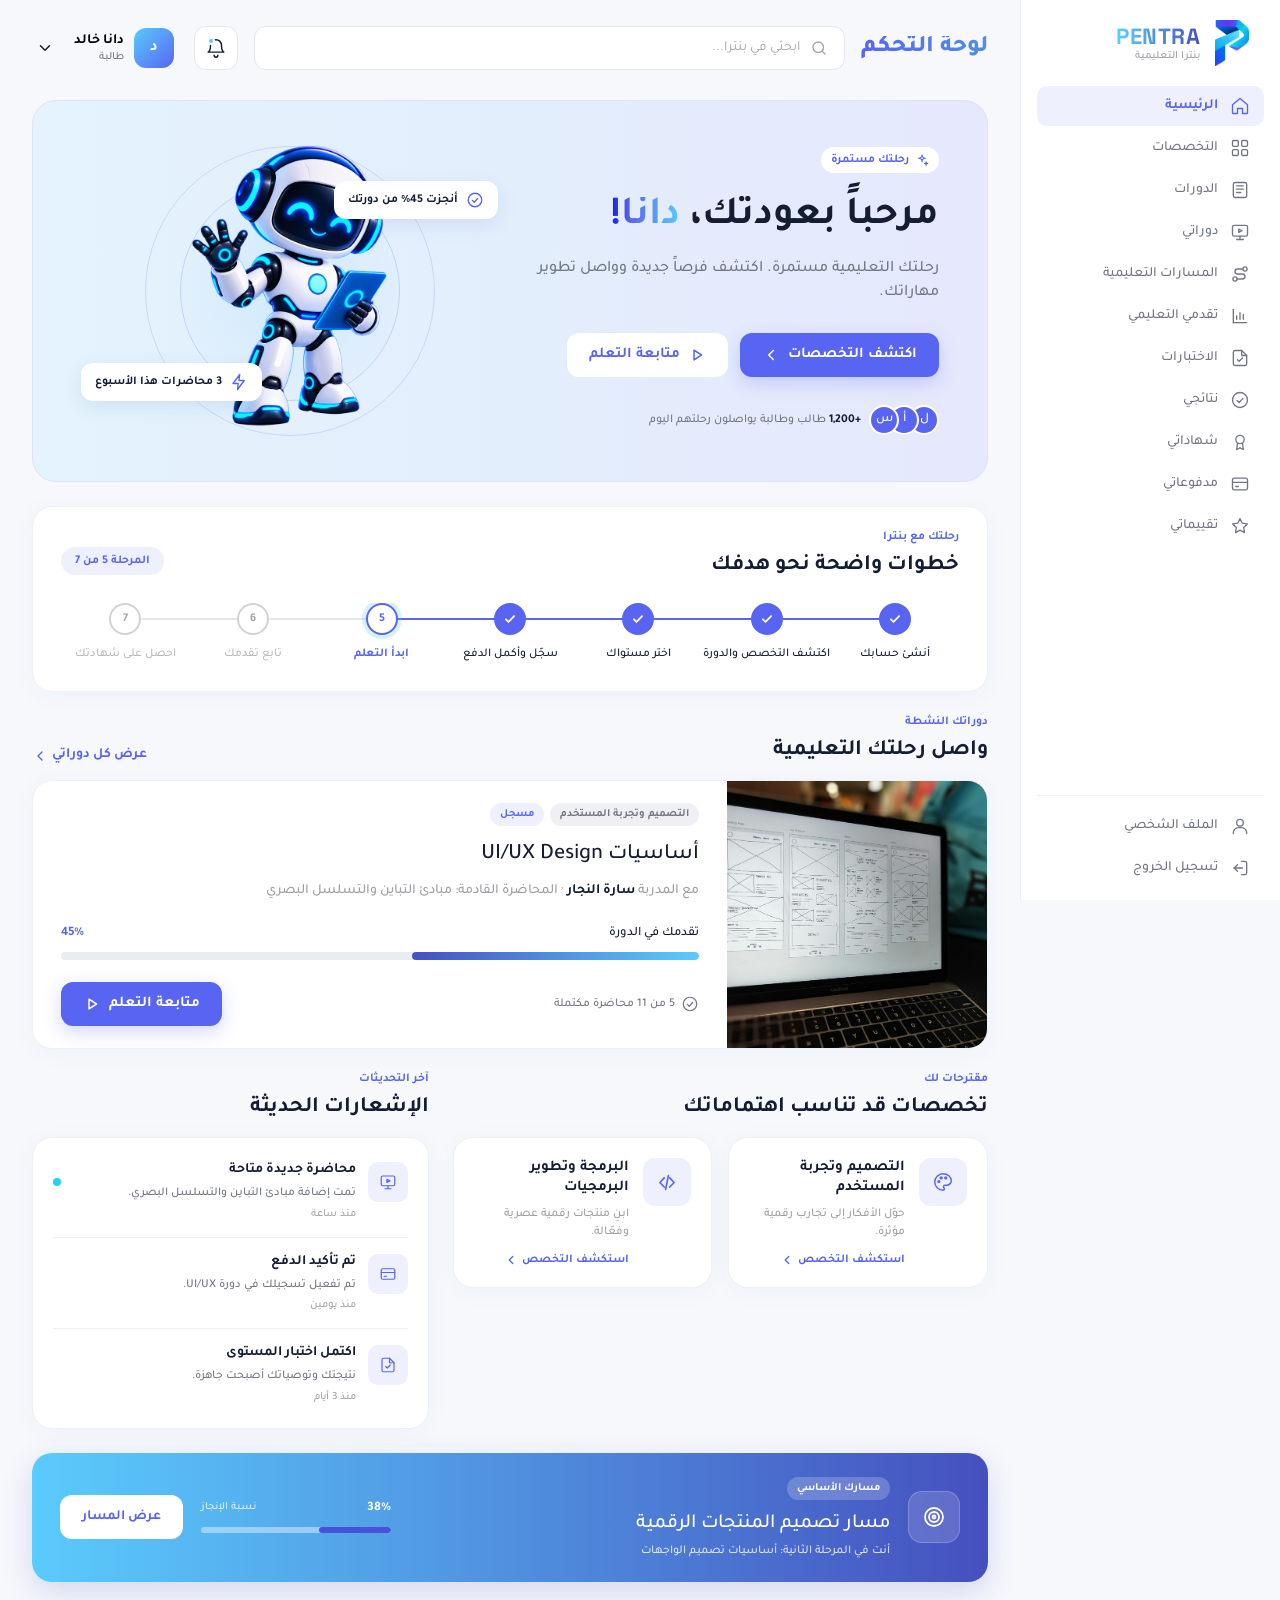
<file: dashboard.html>
<!DOCTYPE html>
<html lang="ar" dir="rtl">
<head>
  <meta charset="UTF-8">
  <meta name="viewport" content="width=device-width, initial-scale=1.0">
  <title>لوحة التحكم | PENTRA</title>

  <link rel="preconnect" href="https://fonts.googleapis.com">
  <link rel="preconnect" href="https://fonts.gstatic.com" crossorigin>
  <link href="https://fonts.googleapis.com/css2?family=Tajawal:wght@400;500;700;800&family=Space+Grotesk:wght@700&display=swap" rel="stylesheet">

  <link rel="stylesheet" href="css/dashboard.css">
</head>
<body>

  <!-- ================= Sidebar ================= -->
  <aside class="sidebar" id="sidebar">

    <a href="dashboard.html" class="sb-brand">
      <img src="images/PentraLogo.png" alt="شعار بنترا">
      <span class="sb-brand-text">
        <span class="sb-en">PENTRA</span>
        <span class="sb-ar">بنترا التعليمية</span>
      </span>
    </a>

    <nav class="sb-nav">
      <a href="#" class="sb-link active">
        <svg width="20" height="20" viewBox="0 0 24 24" fill="none" stroke="currentColor" stroke-width="1.6" stroke-linecap="round" stroke-linejoin="round"><path d="M3 10.5L12 3l9 7.5V20a1 1 0 0 1-1 1h-5v-6h-6v6H4a1 1 0 0 1-1-1z"/></svg>
        <span>الرئيسية</span>
      </a>
      <a href="specializations.html" class="sb-link">
        <svg width="20" height="20" viewBox="0 0 24 24" fill="none" stroke="currentColor" stroke-width="1.6" stroke-linecap="round" stroke-linejoin="round"><rect x="3" y="3" width="7" height="7" rx="1.5"/><rect x="14" y="3" width="7" height="7" rx="1.5"/><rect x="3" y="14" width="7" height="7" rx="1.5"/><rect x="14" y="14" width="7" height="7" rx="1.5"/></svg>
        <span>التخصصات</span>
      </a>
      <a href="#" class="sb-link">
        <svg width="20" height="20" viewBox="0 0 24 24" fill="none" stroke="currentColor" stroke-width="1.6" stroke-linecap="round" stroke-linejoin="round"><path d="M4 5a2 2 0 0 1 2-2h12a2 2 0 0 1 2 2v14a2 2 0 0 1-2 2H6a2 2 0 0 1-2-2z"/><path d="M8 7h8M8 11h8M8 15h5"/></svg>
        <span>الدورات</span>
      </a>
      <a href="#" class="sb-link">
        <svg width="20" height="20" viewBox="0 0 24 24" fill="none" stroke="currentColor" stroke-width="1.6" stroke-linecap="round" stroke-linejoin="round"><rect x="3" y="4" width="18" height="13" rx="2"/><path d="M8 21h8M12 17v4"/><path d="M10.5 8.5l4 2-4 2z"/></svg>
        <span>دوراتي</span>
      </a>
      <a href="#" class="sb-link">
        <svg width="20" height="20" viewBox="0 0 24 24" fill="none" stroke="currentColor" stroke-width="1.6" stroke-linecap="round" stroke-linejoin="round"><circle cx="6" cy="18" r="2.5"/><circle cx="18" cy="6" r="2.5"/><path d="M8.5 18H15a3 3 0 0 0 0-6H9a3 3 0 0 1 0-6h6.5"/></svg>
        <span>المسارات التعليمية</span>
      </a>
      <a href="#" class="sb-link">
        <svg width="20" height="20" viewBox="0 0 24 24" fill="none" stroke="currentColor" stroke-width="1.6" stroke-linecap="round" stroke-linejoin="round"><path d="M4 20V4"/><path d="M4 20h16"/><path d="M8 16v-4M12 16V8M16 16v-6"/></svg>
        <span>تقدمي التعليمي</span>
      </a>
      <a href="#" class="sb-link">
        <svg width="20" height="20" viewBox="0 0 24 24" fill="none" stroke="currentColor" stroke-width="1.6" stroke-linecap="round" stroke-linejoin="round"><path d="M14 3H6a2 2 0 0 0-2 2v14a2 2 0 0 0 2 2h12a2 2 0 0 0 2-2V9z"/><path d="M14 3v6h6"/><path d="M9 14l2 2 4-4"/></svg>
        <span>الاختبارات</span>
      </a>
      <a href="#" class="sb-link">
        <svg width="20" height="20" viewBox="0 0 24 24" fill="none" stroke="currentColor" stroke-width="1.6" stroke-linecap="round" stroke-linejoin="round"><circle cx="12" cy="12" r="9"/><path d="M8.5 12.5l2.5 2.5 4.5-5"/></svg>
        <span>نتائجي</span>
      </a>
      <a href="#" class="sb-link">
        <svg width="20" height="20" viewBox="0 0 24 24" fill="none" stroke="currentColor" stroke-width="1.6" stroke-linecap="round" stroke-linejoin="round"><circle cx="12" cy="9" r="5"/><path d="M9 13.5L8 21l4-2 4 2-1-7.5"/></svg>
        <span>شهاداتي</span>
      </a>
      <a href="#" class="sb-link">
        <svg width="20" height="20" viewBox="0 0 24 24" fill="none" stroke="currentColor" stroke-width="1.6" stroke-linecap="round" stroke-linejoin="round"><rect x="3" y="5" width="18" height="14" rx="2"/><path d="M3 10h18"/><path d="M7 15h3"/></svg>
        <span>مدفوعاتي</span>
      </a>
      <a href="#" class="sb-link">
        <svg width="20" height="20" viewBox="0 0 24 24" fill="none" stroke="currentColor" stroke-width="1.6" stroke-linecap="round" stroke-linejoin="round"><path d="M12 3l2.7 5.6 6.1.9-4.4 4.3 1 6.1L12 17l-5.4 2.9 1-6.1-4.4-4.3 6.1-.9z"/></svg>
        <span>تقييماتي</span>
      </a>
    </nav>

    <div class="sb-bottom">
      <a href="#" class="sb-link">
        <svg width="20" height="20" viewBox="0 0 24 24" fill="none" stroke="currentColor" stroke-width="1.6" stroke-linecap="round" stroke-linejoin="round"><circle cx="12" cy="8" r="4"/><path d="M4 21v-1a6 6 0 0 1 6-6h4a6 6 0 0 1 6 6v1"/></svg>
        <span>الملف الشخصي</span>
      </a>
      <a href="login.html" class="sb-link">
        <svg width="20" height="20" viewBox="0 0 24 24" fill="none" stroke="currentColor" stroke-width="1.6" stroke-linecap="round" stroke-linejoin="round"><path d="M14 4h4a2 2 0 0 1 2 2v12a2 2 0 0 1-2 2h-4"/><path d="M9 8l-4 4 4 4"/><path d="M5 12h10"/></svg>
        <span>تسجيل الخروج</span>
      </a>
    </div>

  </aside>

  <!-- ================= المحتوى ================= -->
  <div class="main">
          <!-- ================= Top bar ================= -->
    <header class="topbar">

      <h1 class="tb-title">لوحة التحكم</h1>

      <label class="tb-search">
        <svg width="18" height="18" viewBox="0 0 24 24" fill="none" stroke="#A1A5AD" stroke-width="1.8" stroke-linecap="round" stroke-linejoin="round"><circle cx="11" cy="11" r="7"/><path d="M20 20l-3.5-3.5"/></svg>
        <input type="search" placeholder="ابحثي في بنترا..." aria-label="بحث">
      </label>

           <a href="notifications.html" class="tb-bell" aria-label="الإشعارات">
        <svg width="22" height="22" viewBox="0 0 24 24" fill="none" stroke="#151D32" stroke-width="1.6" stroke-linecap="round" stroke-linejoin="round"><path d="M6 9a6 6 0 0 1 12 0c0 6 2.5 7.5 2.5 7.5h-17S6 15 6 9z"/><path d="M10 20a2 2 0 0 0 4 0"/></svg>
        <span class="tb-bell-dot"></span>
      </a>

      <div class="tb-user" id="userMenu">
        <button class="tb-user-btn" id="userBtn" type="button" aria-expanded="false" aria-controls="userDropdown">
          <span class="tb-avatar">د</span>
          <span class="tb-user-text">
            <span class="tb-name">دانا خالد</span>
            <span class="tb-role">طالبة</span>
          </span>
          <svg class="tb-chevron" width="18" height="18" viewBox="0 0 24 24" fill="none" stroke="#151D32" stroke-width="2" stroke-linecap="round" stroke-linejoin="round"><path d="M6 9l6 6 6-6"/></svg>
        </button>

        <div class="tb-dropdown" id="userDropdown">
          <a href="#" class="tb-dd-link">
            <svg width="20" height="20" viewBox="0 0 24 24" fill="none" stroke="currentColor" stroke-width="1.6" stroke-linecap="round" stroke-linejoin="round"><circle cx="12" cy="8" r="4"/><path d="M4 21v-1a6 6 0 0 1 6-6h4a6 6 0 0 1 6 6v1"/></svg>
            <span>الملف الشخصي</span>
          </a>
          <a href="login.html" class="tb-dd-link">
            <svg width="20" height="20" viewBox="0 0 24 24" fill="none" stroke="currentColor" stroke-width="1.6" stroke-linecap="round" stroke-linejoin="round"><path d="M14 4h4a2 2 0 0 1 2 2v12a2 2 0 0 1-2 2h-4"/><path d="M9 8l-4 4 4 4"/><path d="M5 12h10"/></svg>
            <span>تسجيل الخروج</span>
          </a>
        </div>
      </div>

    </header>

    <!-- ================= Welcome banner ================= -->
    <section class="welcome">

      <!-- النصوص (يمين) -->
      <div class="wl-text">
        <span class="wl-badge">
          <svg width="14" height="14" viewBox="0 0 16 16" fill="none" stroke="#5865F2" stroke-width="1.2" stroke-linejoin="round"><path d="M8 2Q8 6 12 6Q8 6 8 10Q8 6 4 6Q8 6 8 2Z"/><path d="M12.67 10Q12.67 12 14.67 12Q12.67 12 12.67 14Q12.67 12 10.67 12Q12.67 12 12.67 10Z"/></svg>
          <span>رحلتك مستمرة</span>
        </span>

        <h2 class="wl-title">مرحباً بعودتك، <span class="grad">دانا!</span></h2>

        <p class="wl-desc">رحلتك التعليمية مستمرة. اكتشف فرصاً جديدة وواصل تطوير مهاراتك.</p>

        <div class="wl-actions">
          <a href="specializations.html" class="btn-primary">
            <span>اكتشف التخصصات</span>
            <svg width="18" height="18" viewBox="0 0 24 24" fill="none" stroke="#fff" stroke-width="2" stroke-linecap="round" stroke-linejoin="round"><path d="M15 6l-6 6 6 6"/></svg>
          </a>
          <a href="#" class="btn-secondary">
            <svg width="18" height="18" viewBox="0 0 24 24" fill="none" stroke="#5865F2" stroke-width="2" stroke-linecap="round" stroke-linejoin="round"><path d="M8 5.5L18 12 8 18.5Z"/></svg>
            <span>متابعة التعلم</span>
          </a>
        </div>

        <div class="wl-proof">
          <span class="wl-avatars">
            <span>ل</span>
            <span>أ</span>
            <span>س</span>
          </span>
          <span class="wl-proof-text"><b>+1,200</b> طالب وطالبة يواصلون رحلتهم اليوم</span>
        </div>
      </div>

      <!-- الروبوت (يسار) -->
      <div class="wl-visual">
        <span class="wl-ring wl-ring-1"></span>
        <span class="wl-ring wl-ring-2"></span>

        <img class="wl-robot" src="images/banar.png" alt="روبوت بنترا">

        <div class="wl-chip wl-chip-1">
          <svg width="18" height="18" viewBox="0 0 24 24" fill="none" stroke="#5865F2" stroke-width="1.8" stroke-linecap="round" stroke-linejoin="round"><circle cx="12" cy="12" r="9"/><path d="M8.5 12.5l2.5 2.5 4.5-5"/></svg>
          <span>أنجزت 45% من دورتك</span>
        </div>

        <div class="wl-chip wl-chip-2">
          <svg width="18" height="18" viewBox="0 0 24 24" fill="none" stroke="#5865F2" stroke-width="1.8" stroke-linecap="round" stroke-linejoin="round"><path d="M13 2L4 14h7l-1 8 9-12h-7z"/></svg>
          <span>3 محاضرات هذا الأسبوع</span>
        </div>
      </div>

    </section>

        <!-- ================= Journey steps ================= -->
    <section class="card journey">

      <div class="card-head">
        <div>
          <span class="eyebrow">رحلتك مع بنترا</span>
          <h2 class="card-title">خطوات واضحة نحو هدفك</h2>
        </div>
        <span class="journey-pill" id="journeyPill">المرحلة 5 من 7</span>
      </div>

      <!-- الخطوات بتنبني من الـ JS -->
      <ol class="journey-steps" id="journeySteps"></ol>

    </section>

        <!-- ================= Active course ================= -->
    <section class="section">

      <div class="section-head">
        <div>
          <span class="eyebrow">دوراتك النشطة</span>
          <h2 class="card-title">واصل رحلتك التعليمية</h2>
        </div>
        <a href="#" class="see-all">
          <span>عرض كل دوراتي</span>
          <svg width="16" height="16" viewBox="0 0 24 24" fill="none" stroke="currentColor" stroke-width="2" stroke-linecap="round" stroke-linejoin="round"><path d="M15 6l-6 6 6 6"/></svg>
        </a>
      </div>

      <article class="card course-card">

        <!-- الصورة (يمين) -->
        <div class="course-media">
             <img src="images/course-uiux.jpg" alt="أساسيات UI/UX Design">
        </div>

        <!-- المعلومات (يسار) -->
        <div class="course-body">

          <div class="course-tags">
            <span class="tag">التصميم وتجربة المستخدم</span>
            <span class="tag tag-blue">مسجل</span>
          </div>

          <h3 class="course-title">أساسيات UI/UX Design</h3>

          <p class="course-meta">
            مع المدربة <b>سارة النجار</b> · المحاضرة القادمة: مبادئ التباين والتسلسل البصري
          </p>

          <div class="progress" data-progress="45">
            <div class="progress-head">
              <span>تقدمك في الدورة</span>
              <span class="progress-value">45%</span>
            </div>
            <div class="progress-track">
              <div class="progress-fill"></div>
            </div>
          </div>

          <div class="course-footer">
            <span class="course-lessons">
              <svg width="18" height="18" viewBox="0 0 24 24" fill="none" stroke="#737784" stroke-width="1.6" stroke-linecap="round" stroke-linejoin="round"><circle cx="12" cy="12" r="9"/><path d="M8.5 12.5l2.5 2.5 4.5-5"/></svg>
              <span>5 من 11 محاضرة مكتملة</span>
            </span>

            <a href="#" class="btn-primary">
              <span>متابعة التعلم</span>
              <svg width="18" height="18" viewBox="0 0 24 24" fill="none" stroke="#fff" stroke-width="2" stroke-linecap="round" stroke-linejoin="round"><path d="M8 5.5L18 12 8 18.5Z"/></svg>
            </a>
          </div>

        </div>
      </article>

    </section>

       <!-- ================= Specializations + Notifications ================= -->
    <div class="two-cols">

      <!-- ========== التخصصات (يمين) ========== -->
      <section class="section">
        <div class="section-head">
          <div>
            <span class="eyebrow">مقترحات لك</span>
            <h2 class="card-title">تخصصات قد تناسب اهتماماتك</h2>
          </div>
        </div>

        <div class="spec-grid">

          <a href="#" class="card spec-card">
            <span class="icon-box">
              <svg width="22" height="22" viewBox="0 0 24 24" fill="none" stroke="currentColor" stroke-width="1.6" stroke-linecap="round" stroke-linejoin="round"><path d="M12 3a9 9 0 1 0 0 18c1 0 1.5-.8 1.5-1.6 0-.5-.2-.9-.5-1.2-.3-.3-.5-.7-.5-1.2 0-.9.7-1.5 1.6-1.5H16a5 5 0 0 0 5-5c0-4.1-4-7.5-9-7.5z"/><circle cx="7.5" cy="11.5" r="1"/><circle cx="10" cy="7.5" r="1"/><circle cx="15" cy="7.5" r="1"/></svg>
            </span>
            <div class="spec-body">
              <h3 class="spec-title">التصميم وتجربة المستخدم</h3>
              <p class="spec-desc">حوّل الأفكار إلى تجارب رقمية مؤثرة.</p>
              <span class="spec-link">
                <span>استكشف التخصص</span>
                <svg width="14" height="14" viewBox="0 0 24 24" fill="none" stroke="currentColor" stroke-width="2.2" stroke-linecap="round" stroke-linejoin="round"><path d="M15 6l-6 6 6 6"/></svg>
              </span>
            </div>
          </a>

          <a href="#" class="card spec-card">
            <span class="icon-box">
              <svg width="22" height="22" viewBox="0 0 24 24" fill="none" stroke="currentColor" stroke-width="1.8" stroke-linecap="round" stroke-linejoin="round"><path d="M9 7.5L4.2 12.5 9 17.5"/><path d="M15 7.5l4.8 5-4.8 5"/><path d="M13.5 5l-3 15"/></svg>
            </span>
            <div class="spec-body">
              <h3 class="spec-title">البرمجة وتطوير البرمجيات</h3>
              <p class="spec-desc">ابنِ منتجات رقمية عصرية وفعّالة.</p>
              <span class="spec-link">
                <span>استكشف التخصص</span>
                <svg width="14" height="14" viewBox="0 0 24 24" fill="none" stroke="currentColor" stroke-width="2.2" stroke-linecap="round" stroke-linejoin="round"><path d="M15 6l-6 6 6 6"/></svg>
              </span>
            </div>
          </a>

        </div>
      </section>

      <!-- ========== الإشعارات (يسار) ========== -->
      <section class="section">
        <div class="section-head">
          <div>
            <span class="eyebrow">آخر التحديثات</span>
            <h2 class="card-title">الإشعارات الحديثة</h2>
          </div>
        </div>

        <ul class="card notif-list">

          <li class="notif unread">
            <span class="icon-box icon-box-sm">
              <svg width="18" height="18" viewBox="0 0 24 24" fill="none" stroke="currentColor" stroke-width="1.6" stroke-linecap="round" stroke-linejoin="round"><rect x="3" y="4" width="18" height="13" rx="2"/><path d="M8 21h8M12 17v4"/><path d="M10.5 8.5l4 2-4 2z"/></svg>
            </span>
            <div class="notif-body">
              <span class="notif-title">محاضرة جديدة متاحة</span>
              <span class="notif-desc">تمت إضافة مبادئ التباين والتسلسل البصري.</span>
              <span class="notif-time">منذ ساعة</span>
            </div>
            <span class="notif-dot" aria-label="غير مقروء"></span>
          </li>

          <li class="notif">
            <span class="icon-box icon-box-sm">
              <svg width="18" height="18" viewBox="0 0 24 24" fill="none" stroke="currentColor" stroke-width="1.6" stroke-linecap="round" stroke-linejoin="round"><rect x="3" y="5" width="18" height="14" rx="2"/><path d="M3 10h18"/><path d="M7 15h3"/></svg>
            </span>
            <div class="notif-body">
              <span class="notif-title">تم تأكيد الدفع</span>
              <span class="notif-desc">تم تفعيل تسجيلك في دورة UI/UX.</span>
              <span class="notif-time">منذ يومين</span>
            </div>
          </li>

          <li class="notif">
            <span class="icon-box icon-box-sm">
              <svg width="18" height="18" viewBox="0 0 24 24" fill="none" stroke="currentColor" stroke-width="1.6" stroke-linecap="round" stroke-linejoin="round"><path d="M14 3H6a2 2 0 0 0-2 2v14a2 2 0 0 0 2 2h12a2 2 0 0 0 2-2V9z"/><path d="M14 3v6h6"/><path d="M9 14l2 2 4-4"/></svg>
            </span>
            <div class="notif-body">
              <span class="notif-title">اكتمل اختبار المستوى</span>
              <span class="notif-desc">نتيجتك وتوصياتك أصبحت جاهزة.</span>
              <span class="notif-time">منذ 3 أيام</span>
            </div>
          </li>

        </ul>
      </section>

    </div>

        <!-- ================= Learning path banner ================= -->
    <section class="path-banner">

      <span class="pb-icon">
        <svg width="24" height="24" viewBox="0 0 24 24" fill="none" stroke="#fff" stroke-width="1.8" stroke-linecap="round" stroke-linejoin="round"><circle cx="12" cy="12" r="9"/><circle cx="12" cy="12" r="5"/><circle cx="12" cy="12" r="1.5"/></svg>
      </span>

      <div class="pb-info">
        <span class="pb-pill">مسارك الأساسي</span>
        <h2 class="pb-title">مسار تصميم المنتجات الرقمية</h2>
        <p class="pb-desc">أنت في المرحلة الثانية: أساسيات تصميم الواجهات</p>
      </div>

      <div class="progress progress-light" data-progress="38">
        <div class="progress-head">
          <span class="progress-value">38%</span>
          <span>نسبة الإنجاز</span>
        </div>
        <div class="progress-track">
          <div class="progress-fill"></div>
        </div>
      </div>

      <a href="#" class="pb-btn">عرض المسار</a>

    </section>
  </div>

  <script src="js/dashboard.js"></script>
</body>
</html>
</file>
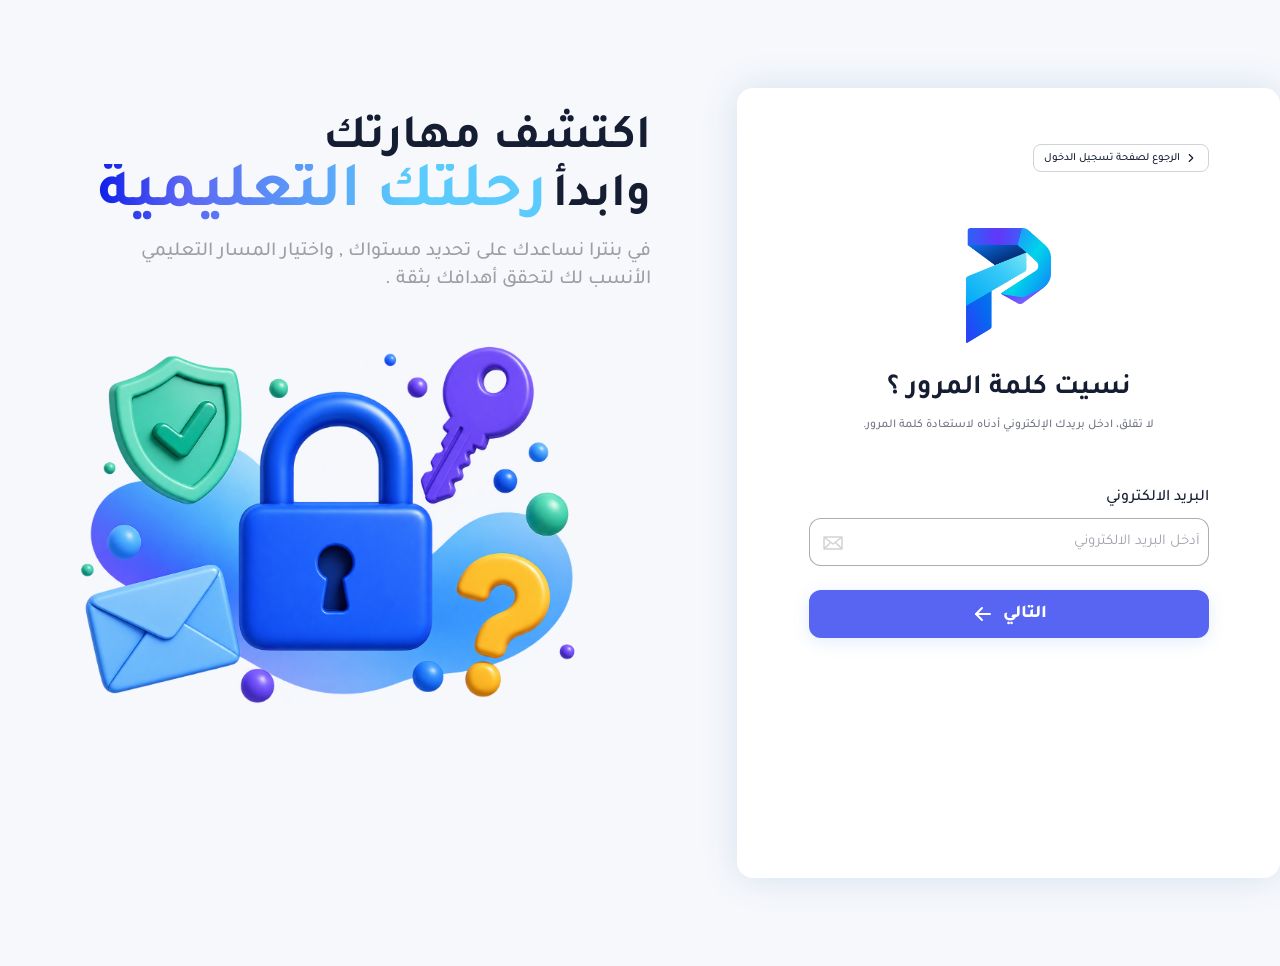
<file: forgot-password.html>
<!DOCTYPE html>
<html lang="ar" dir="rtl">
<head>
  <meta charset="UTF-8">
  <meta name="viewport" content="width=device-width, initial-scale=1.0">
  <title>نسيت كلمة المرور | PENTRA</title>

  <link rel="preconnect" href="https://fonts.googleapis.com">
  <link rel="preconnect" href="https://fonts.gstatic.com" crossorigin>
  <link href="https://fonts.googleapis.com/css2?family=Tajawal:wght@400;500;700;800&display=swap" rel="stylesheet">

  <link rel="stylesheet" href="css/forgot-password.css">
</head>
<body>
  <main class="page">

    <!-- ================= الجهة اليمين: البوكس ================= -->
    <section class="login-card">

      <!-- زر الرجوع (ثابت بكل المراحل) -->
      <a href="login.html" class="back-link">
        <svg width="14" height="14" viewBox="0 0 24 24" fill="none" stroke="currentColor" stroke-width="2" stroke-linecap="round" stroke-linejoin="round">
          <path d="M9 6l6 6-6 6"/>
        </svg>
        <span>الرجوع لصفحة تسجيل الدخول</span>
      </a>

      <!-- ========== المرحلة 1: نسيت كلمة المرور ========== -->
      <div class="step active" data-step="1">
        <img class="logo" src="images/PentraLogo.png" alt="شعار بنترا">
        <h1 class="title">نسيت كلمة المرور ؟</h1>
        <p class="subtitle">لا تقلق، ادخل بريدك الإلكتروني أدناه لاستعادة كلمة المرور.</p>

        <form class="login-form" id="emailForm" novalidate>
          <label class="field-label" for="email">البريد الالكتروني</label>
          <div class="input-wrap">
            <input class="input input-end" type="email" id="email" placeholder="أدخل البريد الالكتروني" autocomplete="email">
            <svg class="icon icon-end" width="24" height="24" viewBox="0 0 24 24" fill="none" stroke="#D0D2D6" stroke-width="1.5" stroke-linejoin="round" stroke-linecap="round">
              <rect x="3" y="7" width="18" height="12" rx="2"/>
              <path d="M3 7l9 7 9-7"/>
              <path d="M3 19l6-6"/>
              <path d="M21 19l-6-6"/>
            </svg>
          </div>
          <p class="field-error" id="emailError"></p>

          <button type="submit" class="btn-login">
            <span>التالي</span>
            <svg width="24" height="24" viewBox="0 0 24 24" fill="none" stroke="#fff" stroke-width="2" stroke-linecap="round" stroke-linejoin="round">
              <path d="M19 12H5"/>
              <path d="M11 6l-6 6 6 6"/>
            </svg>
          </button>
        </form>
      </div>

      <!-- ========== المرحلة 2: التحقق من الرمز ========== -->
      <div class="step" data-step="2">
        <img class="logo" src="images/PentraLogo.png" alt="شعار بنترا">
        <h1 class="title">التحقق من الرمز</h1>
        <p class="subtitle" id="codeSubtitle">تم إرسال رمز التحقق إلى بريدك الإلكتروني.</p>

        <form class="login-form" id="codeForm" novalidate>
          <label class="field-label" for="code">رمز التحقق</label>
          <div class="input-wrap input-wrap-tight">
            <input class="input input-end" type="text" id="code" placeholder="أدخل رمز التحقق" inputmode="numeric" maxlength="6" autocomplete="one-time-code">
            <svg class="icon icon-end" width="24" height="24" viewBox="0 0 24 24" fill="none" stroke="#D0D2D6" stroke-width="1.5" stroke-linejoin="round" stroke-linecap="round">
              <rect x="3" y="7" width="18" height="12" rx="2"/>
              <path d="M3 7l9 7 9-7"/>
              <path d="M3 19l6-6"/>
              <path d="M21 19l-6-6"/>
            </svg>
          </div>

          <!-- رابط إعادة الإرسال -->
          <p class="resend" id="resendRow">
            <span>لم تستلم رمزاً؟</span>
            <button type="button" class="resend-btn" id="resendBtn">إعادة إرسال</button>
          </p>

          <!-- رسالة القفل بعد محاولات كثيرة -->
          <p class="field-error lock-msg" id="lockMsg">
            يرجى المحاولة مرة أخرى بعد <span id="lockTimer">50:00</span> دقيقة
          </p>

          <button type="submit" class="btn-login" id="codeBtn">
            <span>التالي</span>
            <svg width="24" height="24" viewBox="0 0 24 24" fill="none" stroke="#fff" stroke-width="2" stroke-linecap="round" stroke-linejoin="round">
              <path d="M19 12H5"/>
              <path d="M11 6l-6 6 6 6"/>
            </svg>
          </button>
        </form>
      </div>

      <!-- ========== المرحلة 3: إعادة تعيين كلمة المرور ========== -->
      <div class="step" data-step="3">
        <img class="logo" src="images/PentraLogo.png" alt="شعار بنترا">
        <h1 class="title">إعادة تعيين كلمة مرور</h1>
        <p class="subtitle">يرجى تعيين كلمة مرور جديدة لحسابك.</p>

        <form class="login-form" id="resetForm" novalidate>
          <label class="field-label" for="newPassword">أدخل كلمة مرور جديدة</label>
          <div class="input-wrap">
            <input class="input input-end" type="password" id="newPassword" placeholder="أدخل كلمة المرور" autocomplete="new-password">
            <button class="eye" type="button" data-target="newPassword" aria-label="إظهار كلمة المرور">
              <svg width="24" height="24" viewBox="0 0 24 24" fill="#CECFD2" fill-rule="evenodd">
                <path d="M12 4.5C7 4.5 2.7 7.6 1 12c1.7 4.4 6 7.5 11 7.5s9.3-3.1 11-7.5c-1.7-4.4-6-7.5-11-7.5zm0 12.5a5 5 0 1 1 0-10 5 5 0 0 1 0 10zm0-8a3 3 0 1 0 0 6 3 3 0 0 0 0-6z"/>
              </svg>
            </button>
          </div>

          <label class="field-label" for="confirmNewPassword">تأكيد كلمة المرور</label>
          <div class="input-wrap">
            <input class="input input-end" type="password" id="confirmNewPassword" placeholder="أدخل كلمة المرور مرة أخرى" autocomplete="new-password">
            <button class="eye" type="button" data-target="confirmNewPassword" aria-label="إظهار تأكيد كلمة المرور">
              <svg width="24" height="24" viewBox="0 0 24 24" fill="#CECFD2" fill-rule="evenodd">
                <path d="M12 4.5C7 4.5 2.7 7.6 1 12c1.7 4.4 6 7.5 11 7.5s9.3-3.1 11-7.5c-1.7-4.4-6-7.5-11-7.5zm0 12.5a5 5 0 1 1 0-10 5 5 0 0 1 0 10zm0-8a3 3 0 1 0 0 6 3 3 0 0 0 0-6z"/>
              </svg>
            </button>
          </div>
          <p class="field-error" id="resetError"></p>

          <button type="submit" class="btn-login">
            <span>التالي</span>
            <svg width="24" height="24" viewBox="0 0 24 24" fill="none" stroke="#fff" stroke-width="2" stroke-linecap="round" stroke-linejoin="round">
              <path d="M19 12H5"/>
              <path d="M11 6l-6 6 6 6"/>
            </svg>
          </button>
        </form>
      </div>

      <!-- ========== المرحلة 4: تم التحديث ========== -->
      <div class="step" data-step="4">
        <img class="logo logo-success" src="images/PentraLogo.png" alt="شعار بنترا">
        <h1 class="title">تم تحديث كلمة المرور</h1>
        <p class="subtitle">يمكنك الآن تسجيل الدخول باستخدام كلمة المرور الجديدة</p>

        <div class="login-form">
          <a href="login.html" class="btn-login">
            <span>العودة إلى صفحة تسجيل الدخول</span>
            <svg width="24" height="24" viewBox="0 0 24 24" fill="none" stroke="#fff" stroke-width="2" stroke-linecap="round" stroke-linejoin="round">
              <path d="M19 12H5"/>
              <path d="M11 6l-6 6 6 6"/>
            </svg>
          </a>
        </div>
      </div>

    </section>

    <!-- ================= الجهة اليسار: النص + الصورة ================= -->
    <section class="hero">
      <h2 class="hero-title">
        <span class="t48">اكتشف مهارتك</span>
        <span><span class="t48">وابدأ</span> <span class="t64 grad">رحلتك التعليمية</span></span>
      </h2>
      <p class="hero-text">في بنترا نساعدك على تحديد مستواك , واختيار المسار التعليمي الأنسب لك لتحقق أهدافك بثقة .</p>

      <div class="stage">
        <!-- الـ JS بيغيّر الصورة للدرع بالمرحلة الأخيرة -->
        <img class="hero-img" id="heroImg" src="images/3D-Lock.png" alt="">
      </div>
    </section>

  </main>

  <script src="js/forgot-password.js"></script>
</body>
</html>
</file>
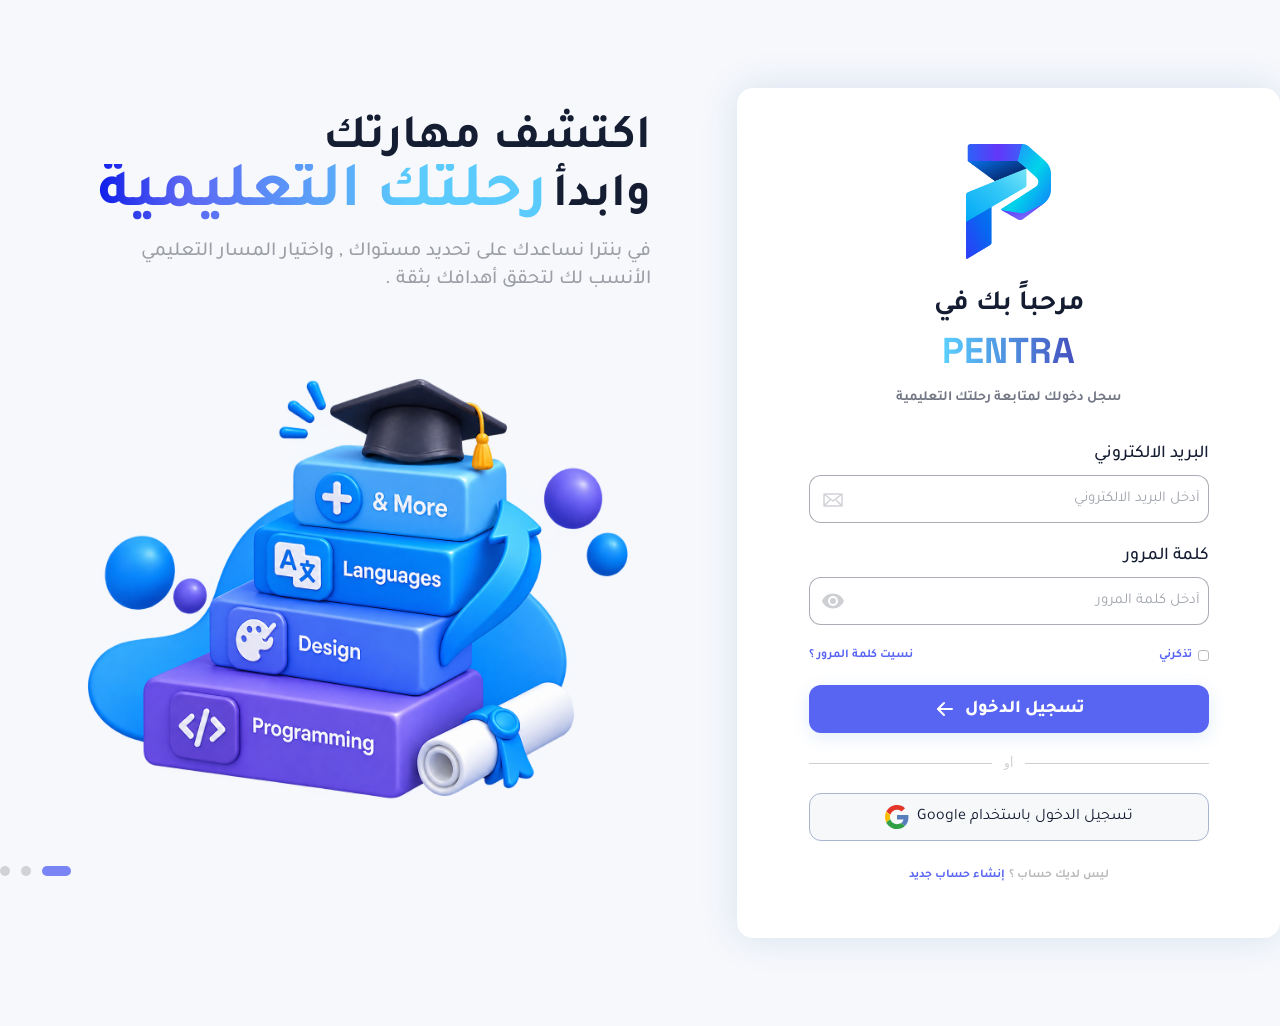
<file: login.html>
<!DOCTYPE html>
<html lang="ar" dir="rtl">
<head>
  <meta charset="UTF-8">
  <meta name="viewport" content="width=device-width, initial-scale=1.0">
  <title>تسجيل الدخول | PENTRA</title>

  <link rel="preconnect" href="https://fonts.googleapis.com">
  <link rel="preconnect" href="https://fonts.gstatic.com" crossorigin>
  <link href="https://fonts.googleapis.com/css2?family=Tajawal:wght@400;500;700;800&family=Space+Grotesk:wght@700&family=Inter:wght@400&display=swap" rel="stylesheet">

  <link rel="stylesheet" href="css/login.css">
</head>
<body>
  <main class="page">

    <!-- الجهة اليمين: بوكس تسجيل الدخول -->
    <section class="login-card">
      <img class="logo" src="images/PentraLogo.png" alt="شعار بنترا">

      <h1 class="welcome">
        <span class="welcome-ar">مرحباً بك في</span>
        <span class="welcome-brand">PENTRA</span>
      </h1>
      <p class="subtitle">سجل دخولك لمتابعة رحلتك التعليمية</p>

      <form class="login-form" id="loginForm" novalidate>

        <label class="field-label" for="email">البريد الالكتروني</label>
        <div class="input-wrap">
  <input class="input input-end" type="email" id="email" placeholder="أدخل البريد الالكتروني" autocomplete="email">
 <svg class="icon icon-end" width="24" height="24" viewBox="0 0 24 24" fill="none" stroke="#D0D2D6" stroke-width="1.5" stroke-linejoin="round" stroke-linecap="round">
  <rect x="3" y="7" width="18" height="12" rx="2"/>
  <path d="M3 7l9 7 9-7"/>
  <path d="M3 19l6-6"/>
  <path d="M21 19l-6-6"/>
</svg>
</div>

        <label class="field-label" for="password">كلمة المرور</label>
        <div class="input-wrap">
          <input class="input input-end" type="password" id="password" placeholder="أدخل كلمة المرور" autocomplete="current-password">
          <button class="eye" type="button" id="togglePassword" aria-label="إظهار كلمة المرور">
            <svg width="24" height="24" viewBox="0 0 24 24" fill="#CECFD2" fill-rule="evenodd">
              <path d="M12 4.5C7 4.5 2.7 7.6 1 12c1.7 4.4 6 7.5 11 7.5s9.3-3.1 11-7.5c-1.7-4.4-6-7.5-11-7.5zm0 12.5a5 5 0 1 1 0-10 5 5 0 0 1 0 10zm0-8a3 3 0 1 0 0 6 3 3 0 0 0 0-6z"/>
            </svg>
          </button>
        </div>

        <div class="options">
          <label class="remember">
            <input type="checkbox" id="remember">
            <span>تذكرني</span>
          </label>
         <a href="forgot-password.html" class="link">نسيت كلمة المرور ؟</a>
        </div>

        <button type="submit" class="btn-login">
          <span>تسجيل الدخول</span>
          <svg width="24" height="24" viewBox="0 0 24 24" fill="none" stroke="#fff" stroke-width="2" stroke-linecap="round" stroke-linejoin="round">
            <path d="M19 12H5"/>
            <path d="M11 6l-6 6 6 6"/>
          </svg>
        </button>

        <div class="divider">
          <span class="line"></span>
          <span class="or">أو</span>
          <span class="line"></span>
        </div>

        <button type="button" class="btn-google">
  <span>تسجيل الدخول باستخدام Google</span>
  <svg width="24" height="24" viewBox="0 0 48 48">
            <path fill="#E33629" d="M24 9.5c3.54 0 6.71 1.22 9.21 3.6l6.85-6.85C35.9 2.38 30.47 0 24 0 14.62 0 6.51 5.38 2.56 13.22l7.98 6.19C12.43 13.72 17.74 9.5 24 9.5z"/>
            <path fill="#587DBD" d="M46.98 24.55c0-1.57-.15-3.09-.38-4.55H24v9.02h12.94c-.58 2.96-2.26 5.48-4.78 7.18l7.73 6c4.51-4.18 7.09-10.36 7.09-17.65z"/>
            <path fill="#F8BD00" d="M10.53 28.59c-.48-1.45-.76-2.99-.76-4.59s.27-3.14.76-4.59l-7.98-6.19C.92 16.46 0 20.12 0 24c0 3.88.92 7.54 2.56 10.78l7.97-6.19z"/>
            <path fill="#319F43" d="M24 48c6.48 0 11.93-2.13 15.89-5.81l-7.73-6c-2.15 1.45-4.92 2.3-8.16 2.3-6.26 0-11.57-4.22-13.47-9.91l-7.98 6.19C6.51 42.62 14.62 48 24 48z"/>
          </svg>
         
        </button>

        <p class="signup">
          <span>ليس لديك حساب ؟</span>
          <a href="register.html" class="link">إنشاء حساب جديد</a>
        </p>
      </form>
    </section>

    <!-- الجهة اليسار: النص + الكاروسيل -->
    <section class="hero">
      <h2 class="hero-title">
        <span class="t48">اكتشف مهارتك</span>
        <span><span class="t48">وابدأ</span> <span class="t64 grad">رحلتك التعليمية</span></span>
      </h2>
      <p class="hero-text">في بنترا نساعدك على تحديد مستواك , واختيار المسار التعليمي الأنسب لك لتحقق أهدافك بثقة .</p>

      <div class="stage" id="carousel">
        <img class="slide s1 active" src="images/3D-Blocks.png" alt="">
        <img class="slide s2" src="images/Laptop.png" alt="">
        <img class="slide s3" src="images/3D-Books.png" alt="">
      </div>

      <div class="dots" id="dots">
        <button class="dot active" aria-label="الشريحة 1"></button>
        <button class="dot" aria-label="الشريحة 2"></button>
        <button class="dot" aria-label="الشريحة 3"></button>
      </div>
    </section>

  </main>

<script src="js/login.js"></script>
</body>
</html>
</file>
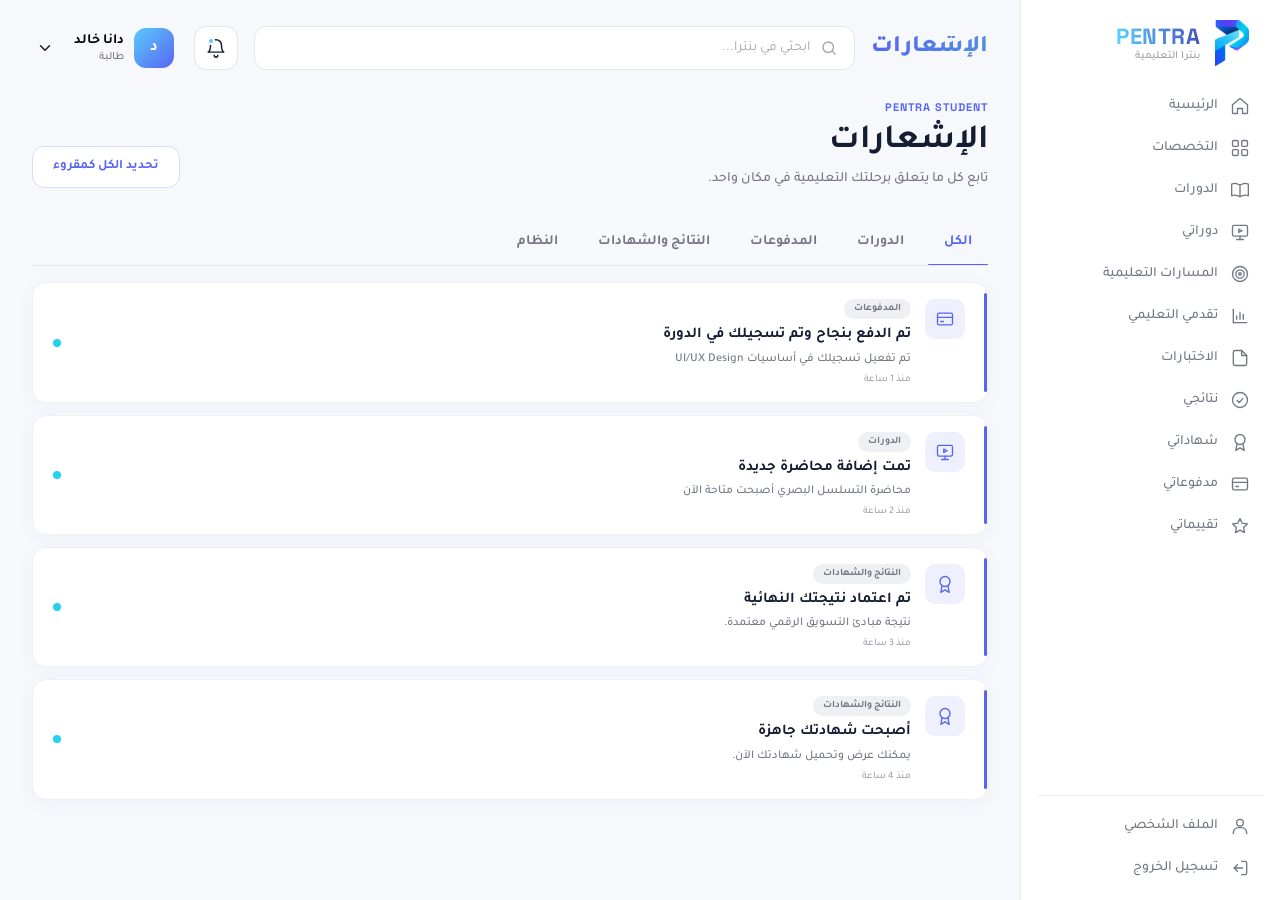
<file: notifications.html>
<!DOCTYPE html>
<html lang="ar" dir="rtl">
<head>
  <meta charset="UTF-8">
  <meta name="viewport" content="width=device-width, initial-scale=1.0">
  <title>الإشعارات | PENTRA</title>

  <link rel="preconnect" href="https://fonts.googleapis.com">
  <link rel="preconnect" href="https://fonts.gstatic.com" crossorigin>
  <link href="https://fonts.googleapis.com/css2?family=Tajawal:wght@400;500;700;800&family=Space+Grotesk:wght@700&display=swap" rel="stylesheet">

  <!-- ستايل السايدبار والتوب بار من الداشبورد -->
  <link rel="stylesheet" href="css/dashboard.css">
  <!-- ستايل صفحة الإشعارات -->
  <link rel="stylesheet" href="css/notifications.css">
</head>
<body>

  <!-- ================= Sidebar ================= -->
  <aside class="sidebar" id="sidebar">

    <a href="dashboard.html" class="sb-brand">
      <img src="images/PentraLogo.png" alt="شعار بنترا">
      <span class="sb-brand-text">
        <span class="sb-en">PENTRA</span>
        <span class="sb-ar">بنترا التعليمية</span>
      </span>
    </a>

    <nav class="sb-nav">
      <a href="dashboard.html" class="sb-link">
        <svg width="20" height="20" viewBox="0 0 24 24" fill="none" stroke="currentColor" stroke-width="1.6" stroke-linecap="round" stroke-linejoin="round"><path d="M3 10.5L12 3l9 7.5V20a1 1 0 0 1-1 1h-5v-6h-6v6H4a1 1 0 0 1-1-1z"/></svg>
        <span>الرئيسية</span>
      </a>
      <a href="#" class="sb-link">
        <svg width="20" height="20" viewBox="0 0 24 24" fill="none" stroke="currentColor" stroke-width="1.6" stroke-linecap="round" stroke-linejoin="round"><rect x="3" y="3" width="7" height="7" rx="1.5"/><rect x="14" y="3" width="7" height="7" rx="1.5"/><rect x="3" y="14" width="7" height="7" rx="1.5"/><rect x="14" y="14" width="7" height="7" rx="1.5"/></svg>
        <span>التخصصات</span>
      </a>
      <a href="#" class="sb-link">
        <svg width="20" height="20" viewBox="0 0 24 24" fill="none" stroke="currentColor" stroke-width="1.6" stroke-linecap="round" stroke-linejoin="round"><path d="M2 5c2.5-1.3 6-1.3 10 1 4-2.3 7.5-2.3 10-1v14c-2.5-1.3-6-1.3-10 1-4-2.3-7.5-2.3-10-1z"/><path d="M12 6v14"/></svg>
        <span>الدورات</span>
      </a>
      <a href="#" class="sb-link">
        <svg width="20" height="20" viewBox="0 0 24 24" fill="none" stroke="currentColor" stroke-width="1.6" stroke-linecap="round" stroke-linejoin="round"><rect x="3" y="4" width="18" height="13" rx="2"/><path d="M8 21h8M12 17v4"/><path d="M10.5 8.5l4 2-4 2z"/></svg>
        <span>دوراتي</span>
      </a>
      <a href="#" class="sb-link">
        <svg width="20" height="20" viewBox="0 0 24 24" fill="none" stroke="currentColor" stroke-width="1.6" stroke-linecap="round" stroke-linejoin="round"><circle cx="12" cy="12" r="9"/><circle cx="12" cy="12" r="5"/><circle cx="12" cy="12" r="1.5"/></svg>
        <span>المسارات التعليمية</span>
      </a>
      <a href="#" class="sb-link">
        <svg width="20" height="20" viewBox="0 0 24 24" fill="none" stroke="currentColor" stroke-width="1.6" stroke-linecap="round" stroke-linejoin="round"><path d="M4 20V4"/><path d="M4 20h16"/><path d="M8 16v-4M12 16V8M16 16v-6"/></svg>
        <span>تقدمي التعليمي</span>
      </a>
      <a href="#" class="sb-link">
        <svg width="20" height="20" viewBox="0 0 24 24" fill="none" stroke="currentColor" stroke-width="1.6" stroke-linecap="round" stroke-linejoin="round"><path d="M14 3H6a2 2 0 0 0-2 2v14a2 2 0 0 0 2 2h12a2 2 0 0 0 2-2V9z"/><path d="M14 3v6h6"/></svg>
        <span>الاختبارات</span>
      </a>
      <a href="#" class="sb-link">
        <svg width="20" height="20" viewBox="0 0 24 24" fill="none" stroke="currentColor" stroke-width="1.6" stroke-linecap="round" stroke-linejoin="round"><circle cx="12" cy="12" r="9"/><path d="M8.5 12.5l2.5 2.5 4.5-5"/></svg>
        <span>نتائجي</span>
      </a>
      <a href="#" class="sb-link">
        <svg width="20" height="20" viewBox="0 0 24 24" fill="none" stroke="currentColor" stroke-width="1.6" stroke-linecap="round" stroke-linejoin="round"><circle cx="12" cy="9" r="6"/><path d="M8.5 14L7 22l5-3 5 3-1.5-8"/></svg>
        <span>شهاداتي</span>
      </a>
      <a href="#" class="sb-link">
        <svg width="20" height="20" viewBox="0 0 24 24" fill="none" stroke="currentColor" stroke-width="1.6" stroke-linecap="round" stroke-linejoin="round"><rect x="3" y="5" width="18" height="14" rx="2"/><path d="M3 10h18"/><path d="M7 15h3"/></svg>
        <span>مدفوعاتي</span>
      </a>
      <a href="#" class="sb-link">
        <svg width="20" height="20" viewBox="0 0 24 24" fill="none" stroke="currentColor" stroke-width="1.6" stroke-linecap="round" stroke-linejoin="round"><path d="M12 3l2.7 5.6 6.1.9-4.4 4.3 1 6.1L12 17l-5.4 2.9 1-6.1-4.4-4.3 6.1-.9z"/></svg>
        <span>تقييماتي</span>
      </a>
    </nav>

    <div class="sb-bottom">
      <a href="#" class="sb-link">
        <svg width="20" height="20" viewBox="0 0 24 24" fill="none" stroke="currentColor" stroke-width="1.6" stroke-linecap="round" stroke-linejoin="round"><circle cx="12" cy="8" r="4"/><path d="M4 21v-1a6 6 0 0 1 6-6h4a6 6 0 0 1 6 6v1"/></svg>
        <span>الملف الشخصي</span>
      </a>
      <a href="login.html" class="sb-link">
        <svg width="20" height="20" viewBox="0 0 24 24" fill="none" stroke="currentColor" stroke-width="1.6" stroke-linecap="round" stroke-linejoin="round"><path d="M14 4h4a2 2 0 0 1 2 2v12a2 2 0 0 1-2 2h-4"/><path d="M9 8l-4 4 4 4"/><path d="M5 12h10"/></svg>
        <span>تسجيل الخروج</span>
      </a>
    </div>

  </aside>

  <!-- ================= المحتوى ================= -->
  <div class="main">

    <!-- ========== Top bar ========== -->
    <header class="topbar">

      <h1 class="tb-title">الإشعارات</h1>

      <label class="tb-search">
        <svg width="18" height="18" viewBox="0 0 24 24" fill="none" stroke="#A1A5AD" stroke-width="1.8" stroke-linecap="round" stroke-linejoin="round"><circle cx="11" cy="11" r="7"/><path d="M20 20l-3.5-3.5"/></svg>
        <input type="search" placeholder="ابحثي في بنترا..." aria-label="بحث">
      </label>

      <a href="notifications.html" class="tb-bell" aria-label="الإشعارات">
        <svg width="22" height="22" viewBox="0 0 24 24" fill="none" stroke="#151D32" stroke-width="1.6" stroke-linecap="round" stroke-linejoin="round"><path d="M6 9a6 6 0 0 1 12 0c0 6 2.5 7.5 2.5 7.5h-17S6 15 6 9z"/><path d="M10 20a2 2 0 0 0 4 0"/></svg>
        <span class="tb-bell-dot" id="bellDot"></span>
      </a>

      <div class="tb-user" id="userMenu">
        <button class="tb-user-btn" id="userBtn" type="button" aria-expanded="false" aria-controls="userDropdown">
          <span class="tb-avatar">د</span>
          <span class="tb-user-text">
            <span class="tb-name">دانا خالد</span>
            <span class="tb-role">طالبة</span>
          </span>
          <svg class="tb-chevron" width="18" height="18" viewBox="0 0 24 24" fill="none" stroke="#151D32" stroke-width="2" stroke-linecap="round" stroke-linejoin="round"><path d="M6 9l6 6 6-6"/></svg>
        </button>

        <div class="tb-dropdown" id="userDropdown">
          <a href="#" class="tb-dd-link">
            <svg width="20" height="20" viewBox="0 0 24 24" fill="none" stroke="currentColor" stroke-width="1.6" stroke-linecap="round" stroke-linejoin="round"><circle cx="12" cy="8" r="4"/><path d="M4 21v-1a6 6 0 0 1 6-6h4a6 6 0 0 1 6 6v1"/></svg>
            <span>الملف الشخصي</span>
          </a>
          <a href="login.html" class="tb-dd-link">
            <svg width="20" height="20" viewBox="0 0 24 24" fill="none" stroke="currentColor" stroke-width="1.6" stroke-linecap="round" stroke-linejoin="round"><path d="M14 4h4a2 2 0 0 1 2 2v12a2 2 0 0 1-2 2h-4"/><path d="M9 8l-4 4 4 4"/><path d="M5 12h10"/></svg>
            <span>تسجيل الخروج</span>
          </a>
        </div>
      </div>

    </header>

    <!-- ========== عنوان الصفحة ========== -->
    <section class="page-head">
      <div>
        <span class="page-eyebrow">PENTRA STUDENT</span>
        <h2 class="page-title">الإشعارات</h2>
        <p class="page-sub">تابع كل ما يتعلق برحلتك التعليمية في مكان واحد.</p>
      </div>

      <button type="button" class="btn-outline" id="markAllBtn">تحديد الكل كمقروء</button>
    </section>

    <!-- ========== التابات ========== -->
    <nav class="tabs" id="tabs" role="tablist">
      <button type="button" class="tab active" data-filter="all" role="tab" aria-selected="true">الكل</button>
      <button type="button" class="tab" data-filter="courses" role="tab" aria-selected="false">الدورات</button>
      <button type="button" class="tab" data-filter="payments" role="tab" aria-selected="false">المدفوعات</button>
      <button type="button" class="tab" data-filter="results" role="tab" aria-selected="false">النتائج والشهادات</button>
      <button type="button" class="tab" data-filter="system" role="tab" aria-selected="false">النظام</button>
    </nav>

    <!-- ========== قائمة الإشعارات (بتنبني من الـ JS) ========== -->
    <ul class="n-list" id="notifList"></ul>

    <p class="n-empty" id="notifEmpty">لا توجد إشعارات في هذا القسم حالياً.</p>

  </div>

  <script src="js/notifications.js"></script>
</body>
</html>
</file>
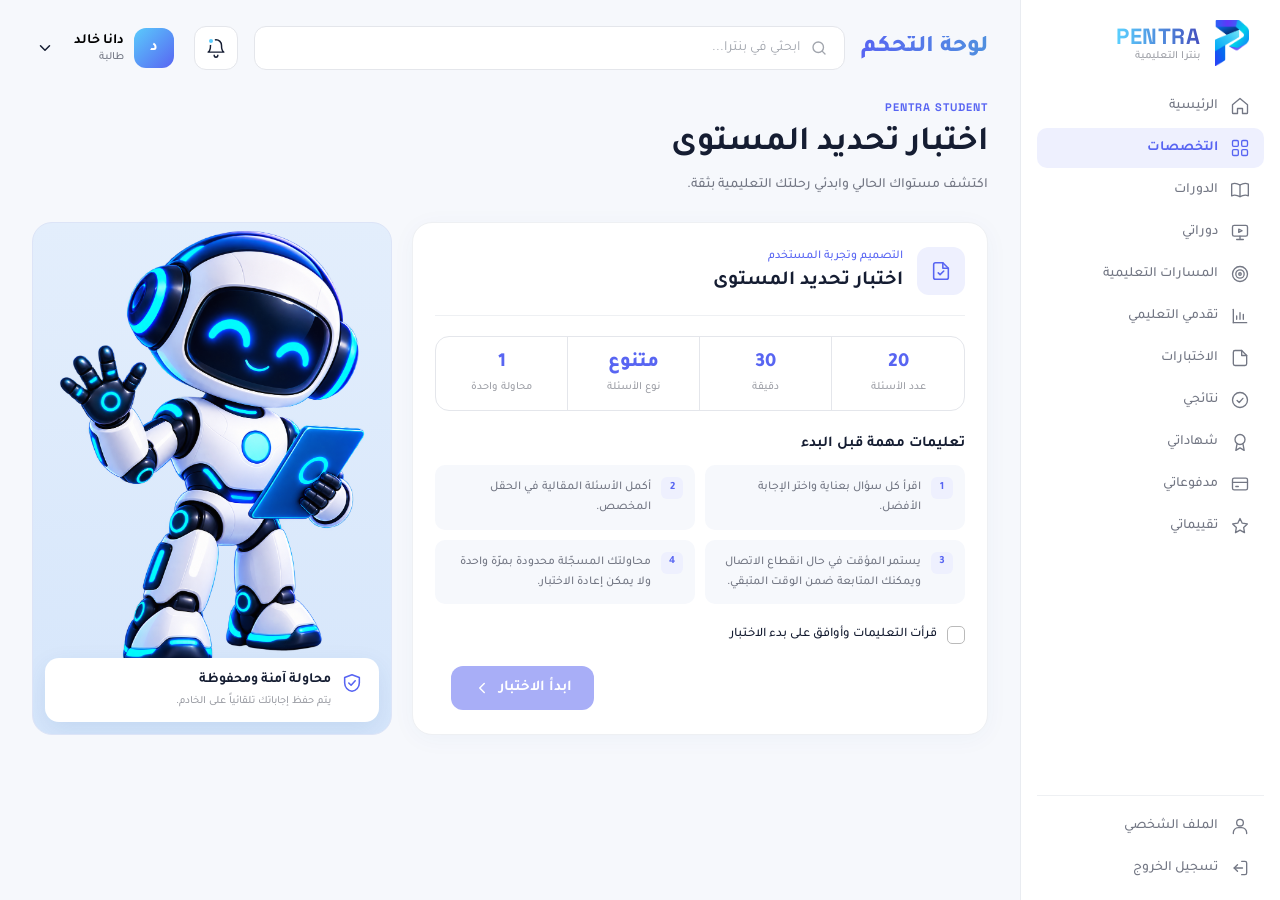
<file: placement-test.html>
<!DOCTYPE html>
<html lang="ar" dir="rtl">
<head>
  <meta charset="UTF-8">
  <meta name="viewport" content="width=device-width, initial-scale=1.0">
  <title>اختبار تحديد المستوى | PENTRA</title>

  <link rel="preconnect" href="https://fonts.googleapis.com">
  <link rel="preconnect" href="https://fonts.gstatic.com" crossorigin>
  <link href="https://fonts.googleapis.com/css2?family=Tajawal:wght@400;500;700;800&family=Space+Grotesk:wght@700&display=swap" rel="stylesheet">

  <link rel="stylesheet" href="css/dashboard.css">
  <link rel="stylesheet" href="css/placement-test.css">
</head>
<body>

  <!-- ================= Sidebar ================= -->
  <aside class="sidebar" id="sidebar">

    <a href="dashboard.html" class="sb-brand">
      <img src="images/PentraLogo.png" alt="شعار بنترا">
      <span class="sb-brand-text">
        <span class="sb-en">PENTRA</span>
        <span class="sb-ar">بنترا التعليمية</span>
      </span>
    </a>

    <nav class="sb-nav">
      <a href="dashboard.html" class="sb-link">
        <svg width="20" height="20" viewBox="0 0 24 24" fill="none" stroke="currentColor" stroke-width="1.6" stroke-linecap="round" stroke-linejoin="round"><path d="M3 10.5L12 3l9 7.5V20a1 1 0 0 1-1 1h-5v-6h-6v6H4a1 1 0 0 1-1-1z"/></svg>
        <span>الرئيسية</span>
      </a>
      <a href="specializations.html" class="sb-link active">
        <svg width="20" height="20" viewBox="0 0 24 24" fill="none" stroke="currentColor" stroke-width="1.6" stroke-linecap="round" stroke-linejoin="round"><rect x="3" y="3" width="7" height="7" rx="1.5"/><rect x="14" y="3" width="7" height="7" rx="1.5"/><rect x="3" y="14" width="7" height="7" rx="1.5"/><rect x="14" y="14" width="7" height="7" rx="1.5"/></svg>
        <span>التخصصات</span>
      </a>
      <a href="#" class="sb-link">
        <svg width="20" height="20" viewBox="0 0 24 24" fill="none" stroke="currentColor" stroke-width="1.6" stroke-linecap="round" stroke-linejoin="round"><path d="M2 5c2.5-1.3 6-1.3 10 1 4-2.3 7.5-2.3 10-1v14c-2.5-1.3-6-1.3-10 1-4-2.3-7.5-2.3-10-1z"/><path d="M12 6v14"/></svg>
        <span>الدورات</span>
      </a>
      <a href="#" class="sb-link">
        <svg width="20" height="20" viewBox="0 0 24 24" fill="none" stroke="currentColor" stroke-width="1.6" stroke-linecap="round" stroke-linejoin="round"><rect x="3" y="4" width="18" height="13" rx="2"/><path d="M8 21h8M12 17v4"/><path d="M10.5 8.5l4 2-4 2z"/></svg>
        <span>دوراتي</span>
      </a>
      <a href="#" class="sb-link">
        <svg width="20" height="20" viewBox="0 0 24 24" fill="none" stroke="currentColor" stroke-width="1.6" stroke-linecap="round" stroke-linejoin="round"><circle cx="12" cy="12" r="9"/><circle cx="12" cy="12" r="5"/><circle cx="12" cy="12" r="1.5"/></svg>
        <span>المسارات التعليمية</span>
      </a>
      <a href="#" class="sb-link">
        <svg width="20" height="20" viewBox="0 0 24 24" fill="none" stroke="currentColor" stroke-width="1.6" stroke-linecap="round" stroke-linejoin="round"><path d="M4 20V4"/><path d="M4 20h16"/><path d="M8 16v-4M12 16V8M16 16v-6"/></svg>
        <span>تقدمي التعليمي</span>
      </a>
      <a href="#" class="sb-link">
        <svg width="20" height="20" viewBox="0 0 24 24" fill="none" stroke="currentColor" stroke-width="1.6" stroke-linecap="round" stroke-linejoin="round"><path d="M14 3H6a2 2 0 0 0-2 2v14a2 2 0 0 0 2 2h12a2 2 0 0 0 2-2V9z"/><path d="M14 3v6h6"/></svg>
        <span>الاختبارات</span>
      </a>
      <a href="#" class="sb-link">
        <svg width="20" height="20" viewBox="0 0 24 24" fill="none" stroke="currentColor" stroke-width="1.6" stroke-linecap="round" stroke-linejoin="round"><circle cx="12" cy="12" r="9"/><path d="M8.5 12.5l2.5 2.5 4.5-5"/></svg>
        <span>نتائجي</span>
      </a>
      <a href="#" class="sb-link">
        <svg width="20" height="20" viewBox="0 0 24 24" fill="none" stroke="currentColor" stroke-width="1.6" stroke-linecap="round" stroke-linejoin="round"><circle cx="12" cy="9" r="6"/><path d="M8.5 14L7 22l5-3 5 3-1.5-8"/></svg>
        <span>شهاداتي</span>
      </a>
      <a href="#" class="sb-link">
        <svg width="20" height="20" viewBox="0 0 24 24" fill="none" stroke="currentColor" stroke-width="1.6" stroke-linecap="round" stroke-linejoin="round"><rect x="3" y="5" width="18" height="14" rx="2"/><path d="M3 10h18"/><path d="M7 15h3"/></svg>
        <span>مدفوعاتي</span>
      </a>
      <a href="#" class="sb-link">
        <svg width="20" height="20" viewBox="0 0 24 24" fill="none" stroke="currentColor" stroke-width="1.6" stroke-linecap="round" stroke-linejoin="round"><path d="M12 3l2.7 5.6 6.1.9-4.4 4.3 1 6.1L12 17l-5.4 2.9 1-6.1-4.4-4.3 6.1-.9z"/></svg>
        <span>تقييماتي</span>
      </a>
    </nav>

    <div class="sb-bottom">
      <a href="#" class="sb-link">
        <svg width="20" height="20" viewBox="0 0 24 24" fill="none" stroke="currentColor" stroke-width="1.6" stroke-linecap="round" stroke-linejoin="round"><circle cx="12" cy="8" r="4"/><path d="M4 21v-1a6 6 0 0 1 6-6h4a6 6 0 0 1 6 6v1"/></svg>
        <span>الملف الشخصي</span>
      </a>
      <a href="login.html" class="sb-link">
        <svg width="20" height="20" viewBox="0 0 24 24" fill="none" stroke="currentColor" stroke-width="1.6" stroke-linecap="round" stroke-linejoin="round"><path d="M14 4h4a2 2 0 0 1 2 2v12a2 2 0 0 1-2 2h-4"/><path d="M9 8l-4 4 4 4"/><path d="M5 12h10"/></svg>
        <span>تسجيل الخروج</span>
      </a>
    </div>

  </aside>

  <!-- ================= المحتوى ================= -->
  <div class="main">

    <!-- ========== Top bar ========== -->
    <header class="topbar">

      <h1 class="tb-title">لوحة التحكم</h1>

      <label class="tb-search">
        <svg width="18" height="18" viewBox="0 0 24 24" fill="none" stroke="#A1A5AD" stroke-width="1.8" stroke-linecap="round" stroke-linejoin="round"><circle cx="11" cy="11" r="7"/><path d="M20 20l-3.5-3.5"/></svg>
        <input type="search" placeholder="ابحثي في بنترا..." aria-label="بحث">
      </label>

      <a href="notifications.html" class="tb-bell" aria-label="الإشعارات">
        <svg width="22" height="22" viewBox="0 0 24 24" fill="none" stroke="#151D32" stroke-width="1.6" stroke-linecap="round" stroke-linejoin="round"><path d="M6 9a6 6 0 0 1 12 0c0 6 2.5 7.5 2.5 7.5h-17S6 15 6 9z"/><path d="M10 20a2 2 0 0 0 4 0"/></svg>
        <span class="tb-bell-dot"></span>
      </a>

      <div class="tb-user" id="userMenu">
        <button class="tb-user-btn" id="userBtn" type="button" aria-expanded="false" aria-controls="userDropdown">
          <span class="tb-avatar">د</span>
          <span class="tb-user-text">
            <span class="tb-name">دانا خالد</span>
            <span class="tb-role">طالبة</span>
          </span>
          <svg class="tb-chevron" width="18" height="18" viewBox="0 0 24 24" fill="none" stroke="#151D32" stroke-width="2" stroke-linecap="round" stroke-linejoin="round"><path d="M6 9l6 6 6-6"/></svg>
        </button>

        <div class="tb-dropdown" id="userDropdown">
          <a href="#" class="tb-dd-link">
            <svg width="20" height="20" viewBox="0 0 24 24" fill="none" stroke="currentColor" stroke-width="1.6" stroke-linecap="round" stroke-linejoin="round"><circle cx="12" cy="8" r="4"/><path d="M4 21v-1a6 6 0 0 1 6-6h4a6 6 0 0 1 6 6v1"/></svg>
            <span>الملف الشخصي</span>
          </a>
          <a href="login.html" class="tb-dd-link">
            <svg width="20" height="20" viewBox="0 0 24 24" fill="none" stroke="currentColor" stroke-width="1.6" stroke-linecap="round" stroke-linejoin="round"><path d="M14 4h4a2 2 0 0 1 2 2v12a2 2 0 0 1-2 2h-4"/><path d="M9 8l-4 4 4 4"/><path d="M5 12h10"/></svg>
            <span>تسجيل الخروج</span>
          </a>
        </div>
      </div>

    </header>

    <!-- ========== عنوان الصفحة ========== -->
    <section class="page-head">
      <span class="page-eyebrow">PENTRA STUDENT</span>
      <h2 class="page-title">اختبار تحديد المستوى</h2>
      <p class="page-sub">اكتشف مستواك الحالي وابدئي رحلتك التعليمية بثقة.</p>
    </section>

    <!-- ========== المحتوى: عمودين ========== -->
    <div class="pt-cols">

      <!-- ===== كارد الاختبار (يمين) ===== -->
      <section class="card pt-card">

        <!-- الهيدر -->
        <div class="pt-head">
          <span class="icon-box">
            <svg width="22" height="22" viewBox="0 0 24 24" fill="none" stroke="currentColor" stroke-width="1.7" stroke-linecap="round" stroke-linejoin="round"><path d="M14 3H6a2 2 0 0 0-2 2v14a2 2 0 0 0 2 2h12a2 2 0 0 0 2-2V9z"/><path d="M14 3v6h6"/><path d="M9 14l2 2 4-4"/></svg>
          </span>
          <div>
            <span class="pt-spec">التصميم وتجربة المستخدم</span>
            <h3 class="pt-title">اختبار تحديد المستوى</h3>
          </div>
        </div>

        <!-- الأرقام -->
        <ul class="pt-stats">
          <li>
            <span class="pt-num">20</span>
            <span class="pt-label">عدد الأسئلة</span>
          </li>
          <li>
            <span class="pt-num">30</span>
            <span class="pt-label">دقيقة</span>
          </li>
          <li>
            <span class="pt-num">متنوع</span>
            <span class="pt-label">نوع الأسئلة</span>
          </li>
          <li>
            <span class="pt-num">1</span>
            <span class="pt-label">محاولة واحدة</span>
          </li>
        </ul>

        <!-- التعليمات -->
        <h4 class="pt-sub">تعليمات مهمة قبل البدء</h4>

        <ol class="pt-rules">
          <li>
            <span class="pt-rule-num">1</span>
            <span>اقرأ كل سؤال بعناية واختر الإجابة الأفضل.</span>
          </li>
          <li>
            <span class="pt-rule-num">2</span>
            <span>أكمل الأسئلة المقالية في الحقل المخصص.</span>
          </li>
          <li>
            <span class="pt-rule-num">3</span>
            <span>يستمر المؤقت في حال انقطاع الاتصال ويمكنك المتابعة ضمن الوقت المتبقي.</span>
          </li>
          <li>
            <span class="pt-rule-num">4</span>
            <span>محاولتك المسجّلة محدودة بمرّة واحدة ولا يمكن إعادة الاختبار.</span>
          </li>
        </ol>

        <!-- الموافقة -->
        <label class="pt-agree">
          <input type="checkbox" id="agreeCheck">
          <span>قرأت التعليمات وأوافق على بدء الاختبار</span>
        </label>

        <button type="button" class="btn-primary pt-start" id="startBtn" disabled>
          <span>ابدأ الاختبار</span>
          <svg width="18" height="18" viewBox="0 0 24 24" fill="none" stroke="#fff" stroke-width="2" stroke-linecap="round" stroke-linejoin="round"><path d="M15 6l-6 6 6 6"/></svg>
        </button>

      </section>

      <!-- ===== الروبوت (يسار) ===== -->
      <aside class="pt-visual">
                <img class="pt-robot" src="images/banar.png" alt="روبوت بنترا">

        <div class="pt-safe">
          <svg width="22" height="22" viewBox="0 0 24 24" fill="none" stroke="#5865F2" stroke-width="1.7" stroke-linecap="round" stroke-linejoin="round"><path d="M12 3l8 3v6c0 4.5-3.4 8.2-8 9-4.6-.8-8-4.5-8-9V6z"/><path d="M8.5 12l2.5 2.5 4.5-5"/></svg>
          <div>
            <span class="pt-safe-title">محاولة آمنة ومحفوظة</span>
            <span class="pt-safe-sub">يتم حفظ إجاباتك تلقائياً على الخادم.</span>
          </div>
        </div>
      </aside>

    </div>

  </div>

  <script src="js/placement-test.js"></script>
</body>
</html>
</file>
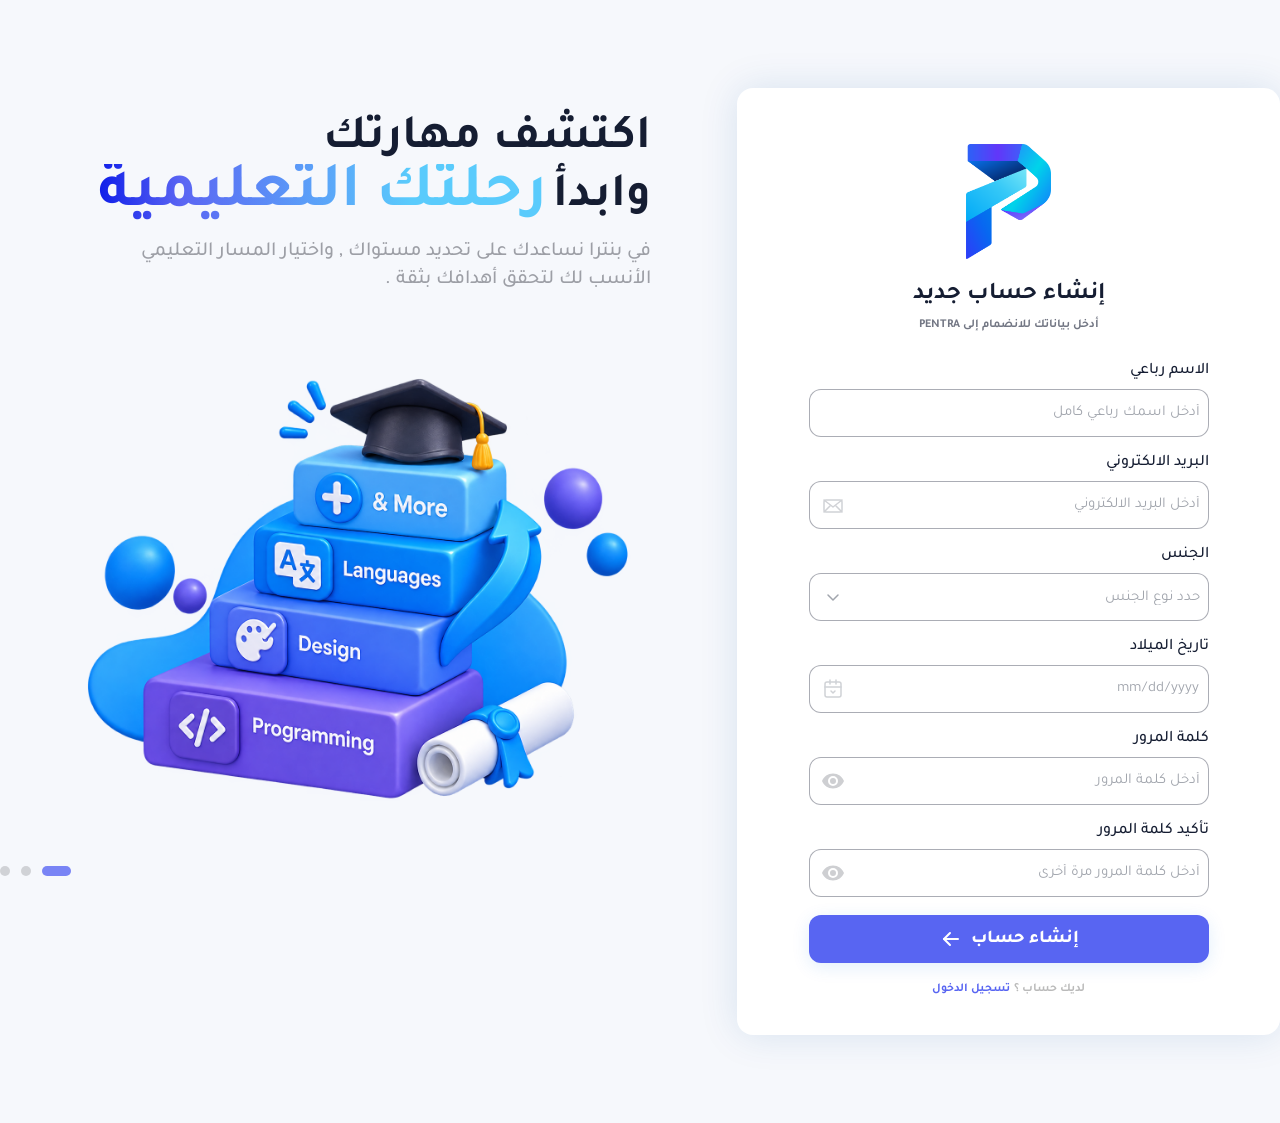
<file: register.html>
<!DOCTYPE html>
<html lang="ar" dir="rtl">
<head>
  <meta charset="UTF-8">
  <meta name="viewport" content="width=device-width, initial-scale=1.0">
  <title>إنشاء حساب | PENTRA</title>

  <link rel="preconnect" href="https://fonts.googleapis.com">
  <link rel="preconnect" href="https://fonts.gstatic.com" crossorigin>
  <link href="https://fonts.googleapis.com/css2?family=Tajawal:wght@400;500;700;800&family=Space+Grotesk:wght@700&display=swap" rel="stylesheet">

  <link rel="stylesheet" href="css/register.css">
</head>
<body>
  <main class="page">

    <!-- الجهة اليمين: بوكس إنشاء الحساب -->
    <section class="login-card">
      <img class="logo" src="images/PentraLogo.png" alt="شعار بنترا">

      <h1 class="title">إنشاء حساب جديد</h1>
      <p class="subtitle">أدخل بياناتك للانضمام إلى PENTRA</p>

      <form class="login-form" id="registerForm" novalidate>

        <!-- الاسم رباعي -->
        <label class="field-label" for="fullName">الاسم رباعي</label>
        <div class="input-wrap">
          <input class="input" type="text" id="fullName" placeholder="أدخل اسمك رباعي كامل" autocomplete="name">
        </div>

        <!-- البريد الالكتروني -->
        <label class="field-label" for="email">البريد الالكتروني</label>
        <div class="input-wrap">
          <input class="input input-end" type="email" id="email" placeholder="أدخل البريد الالكتروني" autocomplete="email">
          <svg class="icon icon-end" width="24" height="24" viewBox="0 0 24 24" fill="none" stroke="#D0D2D6" stroke-width="1.5" stroke-linejoin="round" stroke-linecap="round">
            <rect x="3" y="7" width="18" height="12" rx="2"/>
            <path d="M3 7l9 7 9-7"/>
            <path d="M3 19l6-6"/>
            <path d="M21 19l-6-6"/>
          </svg>
        </div>

        <!-- الجنس -->
        <label class="field-label" for="gender">الجنس</label>
        <div class="input-wrap">
          <select class="input input-end select" id="gender">
            <option value="" disabled selected>حدد نوع الجنس</option>
            <option value="male">ذكر</option>
            <option value="female">أنثى</option>
          </select>
          <svg class="icon icon-end" width="24" height="24" viewBox="0 0 24 24" fill="none" stroke="#A1A5AD" stroke-width="1.5" stroke-linecap="round" stroke-linejoin="round">
            <path d="M7 10l5 5 5-5"/>
          </svg>
        </div>

        <!-- تاريخ الميلاد -->
        <label class="field-label" for="birthDate">تاريخ الميلاد</label>
        <div class="input-wrap">
          <input class="input input-end date" type="date" id="birthDate">
          <svg class="icon icon-end" width="24" height="24" viewBox="0 0 24 24" fill="none" stroke="#D0D2D6" stroke-width="1.5" stroke-linecap="round" stroke-linejoin="round">
            <rect x="4" y="5" width="16" height="15" rx="2"/>
            <path d="M4 10h16"/>
            <path d="M9 3v4M15 3v4"/>
            <path d="M10 14l2 2 2-2"/>
          </svg>
        </div>

        <!-- كلمة المرور -->
        <label class="field-label" for="password">كلمة المرور</label>
        <div class="input-wrap">
          <input class="input input-end" type="password" id="password" placeholder="أدخل كلمة المرور" autocomplete="new-password">
          <button class="eye" type="button" data-target="password" aria-label="إظهار كلمة المرور">
            <svg width="24" height="24" viewBox="0 0 24 24" fill="#CECFD2" fill-rule="evenodd">
              <path d="M12 4.5C7 4.5 2.7 7.6 1 12c1.7 4.4 6 7.5 11 7.5s9.3-3.1 11-7.5c-1.7-4.4-6-7.5-11-7.5zm0 12.5a5 5 0 1 1 0-10 5 5 0 0 1 0 10zm0-8a3 3 0 1 0 0 6 3 3 0 0 0 0-6z"/>
            </svg>
          </button>
        </div>

        <!-- تأكيد كلمة المرور -->
        <label class="field-label" for="confirmPassword">تأكيد كلمة المرور</label>
        <div class="input-wrap">
          <input class="input input-end" type="password" id="confirmPassword" placeholder="أدخل كلمة المرور مرة أخرى" autocomplete="new-password">
          <button class="eye" type="button" data-target="confirmPassword" aria-label="إظهار تأكيد كلمة المرور">
            <svg width="24" height="24" viewBox="0 0 24 24" fill="#CECFD2" fill-rule="evenodd">
              <path d="M12 4.5C7 4.5 2.7 7.6 1 12c1.7 4.4 6 7.5 11 7.5s9.3-3.1 11-7.5c-1.7-4.4-6-7.5-11-7.5zm0 12.5a5 5 0 1 1 0-10 5 5 0 0 1 0 10zm0-8a3 3 0 1 0 0 6 3 3 0 0 0 0-6z"/>
            </svg>
          </button>
        </div>

        <!-- زر إنشاء حساب -->
        <button type="submit" class="btn-login">
          <span>إنشاء حساب</span>
          <svg width="24" height="24" viewBox="0 0 24 24" fill="none" stroke="#fff" stroke-width="2" stroke-linecap="round" stroke-linejoin="round">
            <path d="M19 12H5"/>
            <path d="M11 6l-6 6 6 6"/>
          </svg>
        </button>

        <p class="signup">
          <span>لديك حساب ؟</span>
          <a href="login.html" class="link">تسجيل الدخول</a>
        </p>
      </form>
    </section>

    <!-- الجهة اليسار: النص + الكاروسيل (نفس اللوجن) -->
    <section class="hero">
      <h2 class="hero-title">
        <span class="t48">اكتشف مهارتك</span>
        <span><span class="t48">وابدأ</span> <span class="t64 grad">رحلتك التعليمية</span></span>
      </h2>
      <p class="hero-text">في بنترا نساعدك على تحديد مستواك , واختيار المسار التعليمي الأنسب لك لتحقق أهدافك بثقة .</p>

      <div class="stage" id="carousel">
        <img class="slide s1 active" src="images/3D-Blocks.png" alt="">
        <img class="slide s2" src="images/Laptop.png" alt="">
        <img class="slide s3" src="images/3D-Books.png" alt="">
      </div>

      <div class="dots" id="dots">
        <button class="dot active" aria-label="الشريحة 1"></button>
        <button class="dot" aria-label="الشريحة 2"></button>
        <button class="dot" aria-label="الشريحة 3"></button>
      </div>
    </section>

  </main>

  <script src="js/register.js"></script>
</body>
</html>
</file>
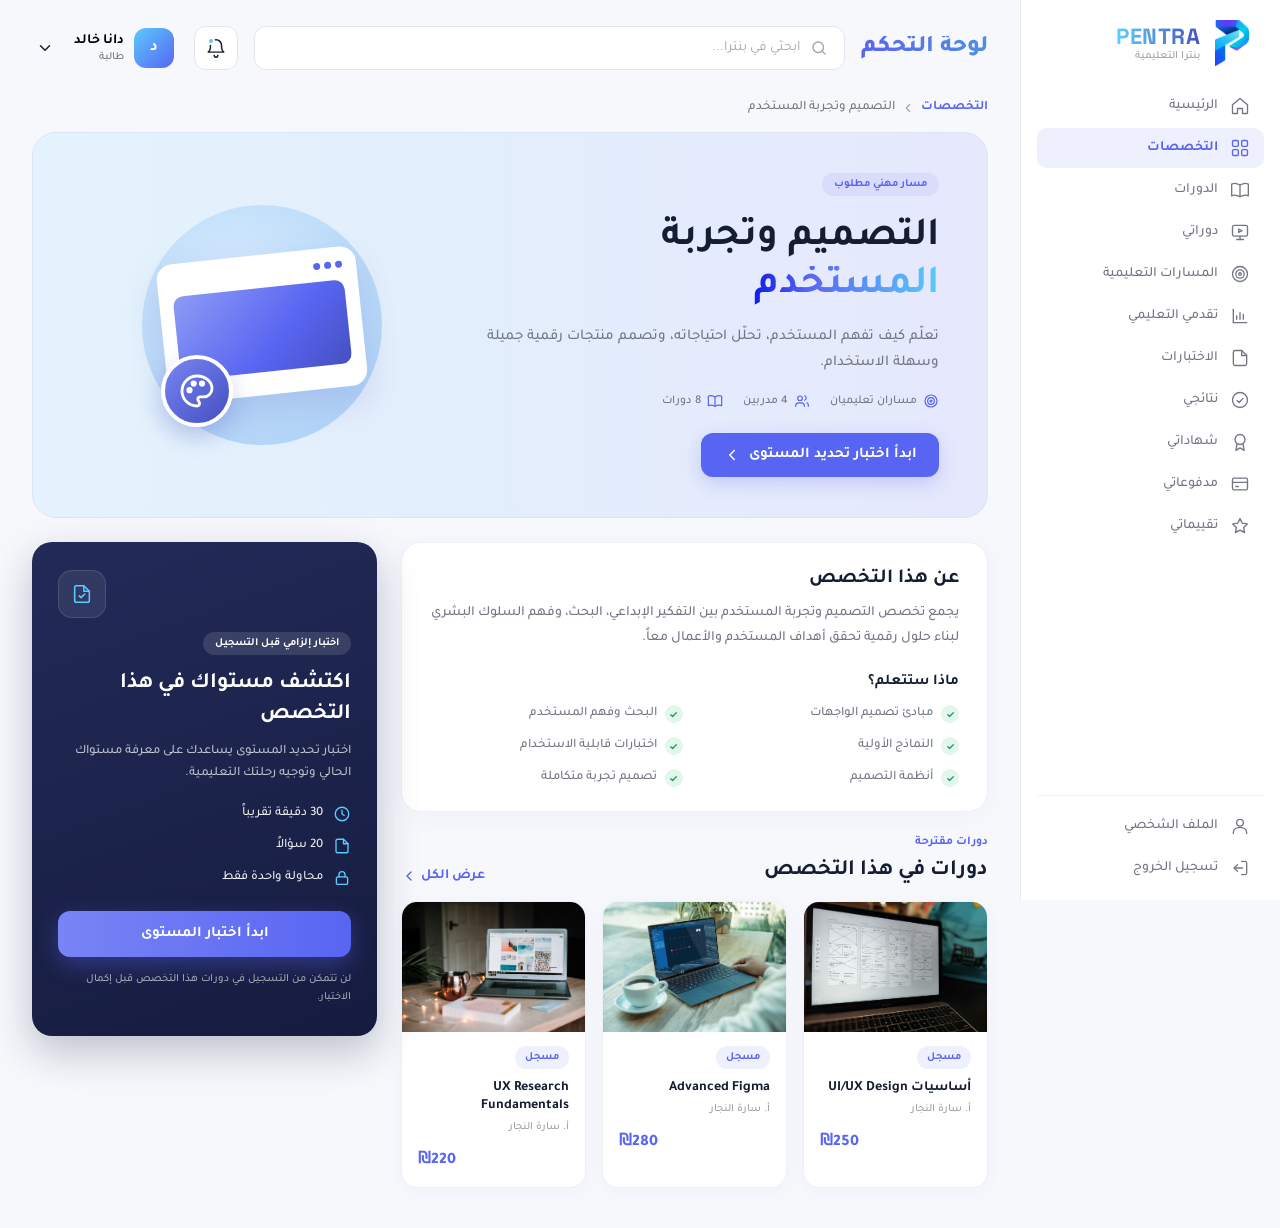
<file: specialization-details.html>
<!DOCTYPE html>
<html lang="ar" dir="rtl">
<head>
  <meta charset="UTF-8">
  <meta name="viewport" content="width=device-width, initial-scale=1.0">
  <title>التصميم وتجربة المستخدم | PENTRA</title>

  <link rel="preconnect" href="https://fonts.googleapis.com">
  <link rel="preconnect" href="https://fonts.gstatic.com" crossorigin>
  <link href="https://fonts.googleapis.com/css2?family=Tajawal:wght@400;500;700;800&family=Space+Grotesk:wght@700&display=swap" rel="stylesheet">

  <link rel="stylesheet" href="css/dashboard.css">
  <link rel="stylesheet" href="css/specialization-details.css">
</head>
<body>

  <!-- ================= Sidebar ================= -->
  <aside class="sidebar" id="sidebar">

    <a href="dashboard.html" class="sb-brand">
      <img src="images/PentraLogo.png" alt="شعار بنترا">
      <span class="sb-brand-text">
        <span class="sb-en">PENTRA</span>
        <span class="sb-ar">بنترا التعليمية</span>
      </span>
    </a>

    <nav class="sb-nav">
      <a href="dashboard.html" class="sb-link">
        <svg width="20" height="20" viewBox="0 0 24 24" fill="none" stroke="currentColor" stroke-width="1.6" stroke-linecap="round" stroke-linejoin="round"><path d="M3 10.5L12 3l9 7.5V20a1 1 0 0 1-1 1h-5v-6h-6v6H4a1 1 0 0 1-1-1z"/></svg>
        <span>الرئيسية</span>
      </a>
      <a href="specializations.html" class="sb-link active">
        <svg width="20" height="20" viewBox="0 0 24 24" fill="none" stroke="currentColor" stroke-width="1.6" stroke-linecap="round" stroke-linejoin="round"><rect x="3" y="3" width="7" height="7" rx="1.5"/><rect x="14" y="3" width="7" height="7" rx="1.5"/><rect x="3" y="14" width="7" height="7" rx="1.5"/><rect x="14" y="14" width="7" height="7" rx="1.5"/></svg>
        <span>التخصصات</span>
      </a>
      <a href="#" class="sb-link">
        <svg width="20" height="20" viewBox="0 0 24 24" fill="none" stroke="currentColor" stroke-width="1.6" stroke-linecap="round" stroke-linejoin="round"><path d="M2 5c2.5-1.3 6-1.3 10 1 4-2.3 7.5-2.3 10-1v14c-2.5-1.3-6-1.3-10 1-4-2.3-7.5-2.3-10-1z"/><path d="M12 6v14"/></svg>
        <span>الدورات</span>
      </a>
      <a href="#" class="sb-link">
        <svg width="20" height="20" viewBox="0 0 24 24" fill="none" stroke="currentColor" stroke-width="1.6" stroke-linecap="round" stroke-linejoin="round"><rect x="3" y="4" width="18" height="13" rx="2"/><path d="M8 21h8M12 17v4"/><path d="M10.5 8.5l4 2-4 2z"/></svg>
        <span>دوراتي</span>
      </a>
      <a href="#" class="sb-link">
        <svg width="20" height="20" viewBox="0 0 24 24" fill="none" stroke="currentColor" stroke-width="1.6" stroke-linecap="round" stroke-linejoin="round"><circle cx="12" cy="12" r="9"/><circle cx="12" cy="12" r="5"/><circle cx="12" cy="12" r="1.5"/></svg>
        <span>المسارات التعليمية</span>
      </a>
      <a href="#" class="sb-link">
        <svg width="20" height="20" viewBox="0 0 24 24" fill="none" stroke="currentColor" stroke-width="1.6" stroke-linecap="round" stroke-linejoin="round"><path d="M4 20V4"/><path d="M4 20h16"/><path d="M8 16v-4M12 16V8M16 16v-6"/></svg>
        <span>تقدمي التعليمي</span>
      </a>
      <a href="#" class="sb-link">
        <svg width="20" height="20" viewBox="0 0 24 24" fill="none" stroke="currentColor" stroke-width="1.6" stroke-linecap="round" stroke-linejoin="round"><path d="M14 3H6a2 2 0 0 0-2 2v14a2 2 0 0 0 2 2h12a2 2 0 0 0 2-2V9z"/><path d="M14 3v6h6"/></svg>
        <span>الاختبارات</span>
      </a>
      <a href="#" class="sb-link">
        <svg width="20" height="20" viewBox="0 0 24 24" fill="none" stroke="currentColor" stroke-width="1.6" stroke-linecap="round" stroke-linejoin="round"><circle cx="12" cy="12" r="9"/><path d="M8.5 12.5l2.5 2.5 4.5-5"/></svg>
        <span>نتائجي</span>
      </a>
      <a href="#" class="sb-link">
        <svg width="20" height="20" viewBox="0 0 24 24" fill="none" stroke="currentColor" stroke-width="1.6" stroke-linecap="round" stroke-linejoin="round"><circle cx="12" cy="9" r="6"/><path d="M8.5 14L7 22l5-3 5 3-1.5-8"/></svg>
        <span>شهاداتي</span>
      </a>
      <a href="#" class="sb-link">
        <svg width="20" height="20" viewBox="0 0 24 24" fill="none" stroke="currentColor" stroke-width="1.6" stroke-linecap="round" stroke-linejoin="round"><rect x="3" y="5" width="18" height="14" rx="2"/><path d="M3 10h18"/><path d="M7 15h3"/></svg>
        <span>مدفوعاتي</span>
      </a>
      <a href="#" class="sb-link">
        <svg width="20" height="20" viewBox="0 0 24 24" fill="none" stroke="currentColor" stroke-width="1.6" stroke-linecap="round" stroke-linejoin="round"><path d="M12 3l2.7 5.6 6.1.9-4.4 4.3 1 6.1L12 17l-5.4 2.9 1-6.1-4.4-4.3 6.1-.9z"/></svg>
        <span>تقييماتي</span>
      </a>
    </nav>

    <div class="sb-bottom">
      <a href="#" class="sb-link">
        <svg width="20" height="20" viewBox="0 0 24 24" fill="none" stroke="currentColor" stroke-width="1.6" stroke-linecap="round" stroke-linejoin="round"><circle cx="12" cy="8" r="4"/><path d="M4 21v-1a6 6 0 0 1 6-6h4a6 6 0 0 1 6 6v1"/></svg>
        <span>الملف الشخصي</span>
      </a>
      <a href="login.html" class="sb-link">
        <svg width="20" height="20" viewBox="0 0 24 24" fill="none" stroke="currentColor" stroke-width="1.6" stroke-linecap="round" stroke-linejoin="round"><path d="M14 4h4a2 2 0 0 1 2 2v12a2 2 0 0 1-2 2h-4"/><path d="M9 8l-4 4 4 4"/><path d="M5 12h10"/></svg>
        <span>تسجيل الخروج</span>
      </a>
    </div>

  </aside>

  <!-- ================= المحتوى ================= -->
  <div class="main">

    <!-- ========== Top bar ========== -->
    <header class="topbar">

      <h1 class="tb-title">لوحة التحكم</h1>

      <label class="tb-search">
        <svg width="18" height="18" viewBox="0 0 24 24" fill="none" stroke="#A1A5AD" stroke-width="1.8" stroke-linecap="round" stroke-linejoin="round"><circle cx="11" cy="11" r="7"/><path d="M20 20l-3.5-3.5"/></svg>
        <input type="search" placeholder="ابحثي في بنترا..." aria-label="بحث">
      </label>

      <a href="notifications.html" class="tb-bell" aria-label="الإشعارات">
        <svg width="22" height="22" viewBox="0 0 24 24" fill="none" stroke="#151D32" stroke-width="1.6" stroke-linecap="round" stroke-linejoin="round"><path d="M6 9a6 6 0 0 1 12 0c0 6 2.5 7.5 2.5 7.5h-17S6 15 6 9z"/><path d="M10 20a2 2 0 0 0 4 0"/></svg>
        <span class="tb-bell-dot"></span>
      </a>

      <div class="tb-user" id="userMenu">
        <button class="tb-user-btn" id="userBtn" type="button" aria-expanded="false" aria-controls="userDropdown">
          <span class="tb-avatar">د</span>
          <span class="tb-user-text">
            <span class="tb-name">دانا خالد</span>
            <span class="tb-role">طالبة</span>
          </span>
          <svg class="tb-chevron" width="18" height="18" viewBox="0 0 24 24" fill="none" stroke="#151D32" stroke-width="2" stroke-linecap="round" stroke-linejoin="round"><path d="M6 9l6 6 6-6"/></svg>
        </button>

        <div class="tb-dropdown" id="userDropdown">
          <a href="#" class="tb-dd-link">
            <svg width="20" height="20" viewBox="0 0 24 24" fill="none" stroke="currentColor" stroke-width="1.6" stroke-linecap="round" stroke-linejoin="round"><circle cx="12" cy="8" r="4"/><path d="M4 21v-1a6 6 0 0 1 6-6h4a6 6 0 0 1 6 6v1"/></svg>
            <span>الملف الشخصي</span>
          </a>
          <a href="login.html" class="tb-dd-link">
            <svg width="20" height="20" viewBox="0 0 24 24" fill="none" stroke="currentColor" stroke-width="1.6" stroke-linecap="round" stroke-linejoin="round"><path d="M14 4h4a2 2 0 0 1 2 2v12a2 2 0 0 1-2 2h-4"/><path d="M9 8l-4 4 4 4"/><path d="M5 12h10"/></svg>
            <span>تسجيل الخروج</span>
          </a>
        </div>
      </div>

    </header>

    <!-- ========== مسار التنقل ========== -->
    <nav class="breadcrumb" aria-label="مسار التنقل">
      <a href="specializations.html">التخصصات</a>
      <svg width="14" height="14" viewBox="0 0 24 24" fill="none" stroke="currentColor" stroke-width="2" stroke-linecap="round" stroke-linejoin="round"><path d="M15 6l-6 6 6 6"/></svg>
      <span aria-current="page">التصميم وتجربة المستخدم</span>
    </nav>

    <!-- ========== بانر التخصص ========== -->
    <section class="sd-hero">

      <!-- النصوص (يمين) -->
      <div class="sd-text">
        <span class="sd-pill">مسار مهني مطلوب</span>

        <h2 class="sd-title">التصميم وتجربة <span class="grad">المستخدم</span></h2>

        <p class="sd-desc">تعلّم كيف تفهم المستخدم، تحلّل احتياجاته، وتصمم منتجات رقمية جميلة وسهلة الاستخدام.</p>

        <ul class="sd-meta">
          <li>
            <svg width="16" height="16" viewBox="0 0 24 24" fill="none" stroke="#5865F2" stroke-width="1.8" stroke-linecap="round" stroke-linejoin="round"><circle cx="12" cy="12" r="9"/><circle cx="12" cy="12" r="5"/><circle cx="12" cy="12" r="1.5"/></svg>
            <span>مساران تعليميان</span>
          </li>
          <li>
            <svg width="16" height="16" viewBox="0 0 24 24" fill="none" stroke="#5865F2" stroke-width="1.8" stroke-linecap="round" stroke-linejoin="round"><circle cx="9" cy="8" r="3.5"/><path d="M2.5 20v-.8A4.5 4.5 0 0 1 7 14.7h4a4.5 4.5 0 0 1 4.5 4.5v.8"/><path d="M16 4.2a3.5 3.5 0 0 1 0 6.6"/><path d="M19.5 14.8a4.3 4.3 0 0 1 2 3.7V20"/></svg>
            <span>4 مدربين</span>
          </li>
          <li>
            <svg width="16" height="16" viewBox="0 0 24 24" fill="none" stroke="#5865F2" stroke-width="1.8" stroke-linecap="round" stroke-linejoin="round"><path d="M2 5c2.5-1.3 6-1.3 10 1 4-2.3 7.5-2.3 10-1v14c-2.5-1.3-6-1.3-10 1-4-2.3-7.5-2.3-10-1z"/><path d="M12 6v14"/></svg>
            <span>8 دورات</span>
          </li>
        </ul>

                <a href="placement-test.html" class="btn-primary sd-btn">
          <span>ابدأ اختبار تحديد المستوى</span>
          <svg width="18" height="18" viewBox="0 0 24 24" fill="none" stroke="#fff" stroke-width="2" stroke-linecap="round" stroke-linejoin="round"><path d="M15 6l-6 6 6 6"/></svg>
        </a>
      </div>

      <!-- الرسمة (يسار) -->
      <div class="sd-visual" aria-hidden="true">
        <span class="sd-circle"></span>

        <div class="sd-window">
          <span class="sd-dots"><i></i><i></i><i></i></span>
          <span class="sd-screen"></span>
        </div>

        <span class="sd-badge">
          <svg width="40" height="40" viewBox="0 0 24 24" fill="none" stroke="#fff" stroke-width="1.7" stroke-linecap="round" stroke-linejoin="round"><path d="M12 3a9 9 0 1 0 0 18c1 0 1.5-.8 1.5-1.6 0-.5-.2-.9-.5-1.2-.3-.3-.5-.7-.5-1.2 0-.9.7-1.5 1.6-1.5H16a5 5 0 0 0 5-5c0-4.1-4-7.5-9-7.5z"/><circle cx="7.5" cy="11.5" r="1" fill="#fff"/><circle cx="10" cy="7.5" r="1" fill="#fff"/><circle cx="15" cy="7.5" r="1" fill="#fff"/></svg>
        </span>
      </div>

    </section>

    <!-- ========== المحتوى: عمودين ========== -->
    <div class="sd-cols">

      <!-- ===== العمود اليمين ===== -->
      <div class="sd-main">

        <!-- عن هذا التخصص -->
        <section class="card about-card">
          <h3 class="about-title">عن هذا التخصص</h3>
          <p class="about-text">يجمع تخصص التصميم وتجربة المستخدم بين التفكير الإبداعي، البحث، وفهم السلوك البشري لبناء حلول رقمية تحقق أهداف المستخدم والأعمال معاً.</p>

          <h4 class="learn-title">ماذا ستتعلم؟</h4>
          <ul class="learn-list">
            <li>مبادئ تصميم الواجهات</li>
            <li>البحث وفهم المستخدم</li>
            <li>النماذج الأولية</li>
            <li>اختبارات قابلية الاستخدام</li>
            <li>أنظمة التصميم</li>
            <li>تصميم تجربة متكاملة</li>
          </ul>
        </section>

        <!-- دورات في هذا التخصص -->
        <section class="section">
          <div class="section-head">
            <div>
              <span class="eyebrow">دورات مقترحة</span>
              <h2 class="card-title">دورات في هذا التخصص</h2>
            </div>
            <a href="#" class="see-all">
              <span>عرض الكل</span>
              <svg width="16" height="16" viewBox="0 0 24 24" fill="none" stroke="currentColor" stroke-width="2" stroke-linecap="round" stroke-linejoin="round"><path d="M15 6l-6 6 6 6"/></svg>
            </a>
          </div>

          <div class="c-grid">

            <a href="#" class="c-card">
              <img src="images/course-uiux.jpg" alt="أساسيات UI/UX Design" loading="lazy">
              <div class="c-body">
                <span class="tag tag-blue">مسجل</span>
                <h3 class="c-title">أساسيات UI/UX Design</h3>
                <span class="c-coach">أ. سارة النجار</span>
                <span class="c-price">₪250</span>
              </div>
            </a>

            <a href="#" class="c-card">
              <img src="images/course-figma.jpg" alt="Advanced Figma" loading="lazy">
              <div class="c-body">
                <span class="tag tag-blue">مسجل</span>
                <h3 class="c-title">Advanced Figma</h3>
                <span class="c-coach">أ. سارة النجار</span>
                <span class="c-price">₪280</span>
              </div>
            </a>

            <a href="#" class="c-card">
              <img src="images/course-ux-research.jpg" alt="UX Research Fundamentals" loading="lazy">
              <div class="c-body">
                <span class="tag tag-blue">مسجل</span>
                <h3 class="c-title">UX Research Fundamentals</h3>
                <span class="c-coach">أ. سارة النجار</span>
                <span class="c-price">₪220</span>
              </div>
            </a>

          </div>
        </section>

      </div>

      <!-- ===== العمود اليسار: كارد الاختبار ===== -->
      <aside class="quiz-card">

        <span class="quiz-icon">
          <svg width="22" height="22" viewBox="0 0 24 24" fill="none" stroke="#5ACBFC" stroke-width="1.7" stroke-linecap="round" stroke-linejoin="round"><path d="M14 3H6a2 2 0 0 0-2 2v14a2 2 0 0 0 2 2h12a2 2 0 0 0 2-2V9z"/><path d="M14 3v6h6"/><path d="M9 14l2 2 4-4"/></svg>
        </span>

        <span class="quiz-pill">اختبار إلزامي قبل التسجيل</span>

        <h3 class="quiz-title">اكتشف مستواك في هذا التخصص</h3>

        <p class="quiz-desc">اختبار تحديد المستوى يساعدك على معرفة مستواك الحالي وتوجيه رحلتك التعليمية.</p>

        <ul class="quiz-list">
          <li>
            <svg width="18" height="18" viewBox="0 0 24 24" fill="none" stroke="#5ACBFC" stroke-width="1.8" stroke-linecap="round" stroke-linejoin="round"><circle cx="12" cy="12" r="9"/><path d="M12 7v5l3 2"/></svg>
            <span>30 دقيقة تقريباً</span>
          </li>
          <li>
            <svg width="18" height="18" viewBox="0 0 24 24" fill="none" stroke="#5ACBFC" stroke-width="1.8" stroke-linecap="round" stroke-linejoin="round"><path d="M14 3H6a2 2 0 0 0-2 2v14a2 2 0 0 0 2 2h12a2 2 0 0 0 2-2V9z"/><path d="M14 3v6h6"/></svg>
            <span>20 سؤالاً</span>
          </li>
          <li>
            <svg width="18" height="18" viewBox="0 0 24 24" fill="none" stroke="#5ACBFC" stroke-width="1.8" stroke-linecap="round" stroke-linejoin="round"><rect x="4.5" y="10.5" width="15" height="10" rx="2"/><path d="M8 10.5V7.5a4 4 0 0 1 8 0v3"/></svg>
            <span>محاولة واحدة فقط</span>
          </li>
        </ul>

                <a href="placement-test.html" class="quiz-btn">ابدأ اختبار المستوى</a>
        <p class="quiz-note">لن تتمكن من التسجيل في دورات هذا التخصص قبل إكمال الاختبار.</p>

      </aside>

    </div>

  </div>

  <script src="js/specialization-details.js"></script>
</body>
</html>
</file>
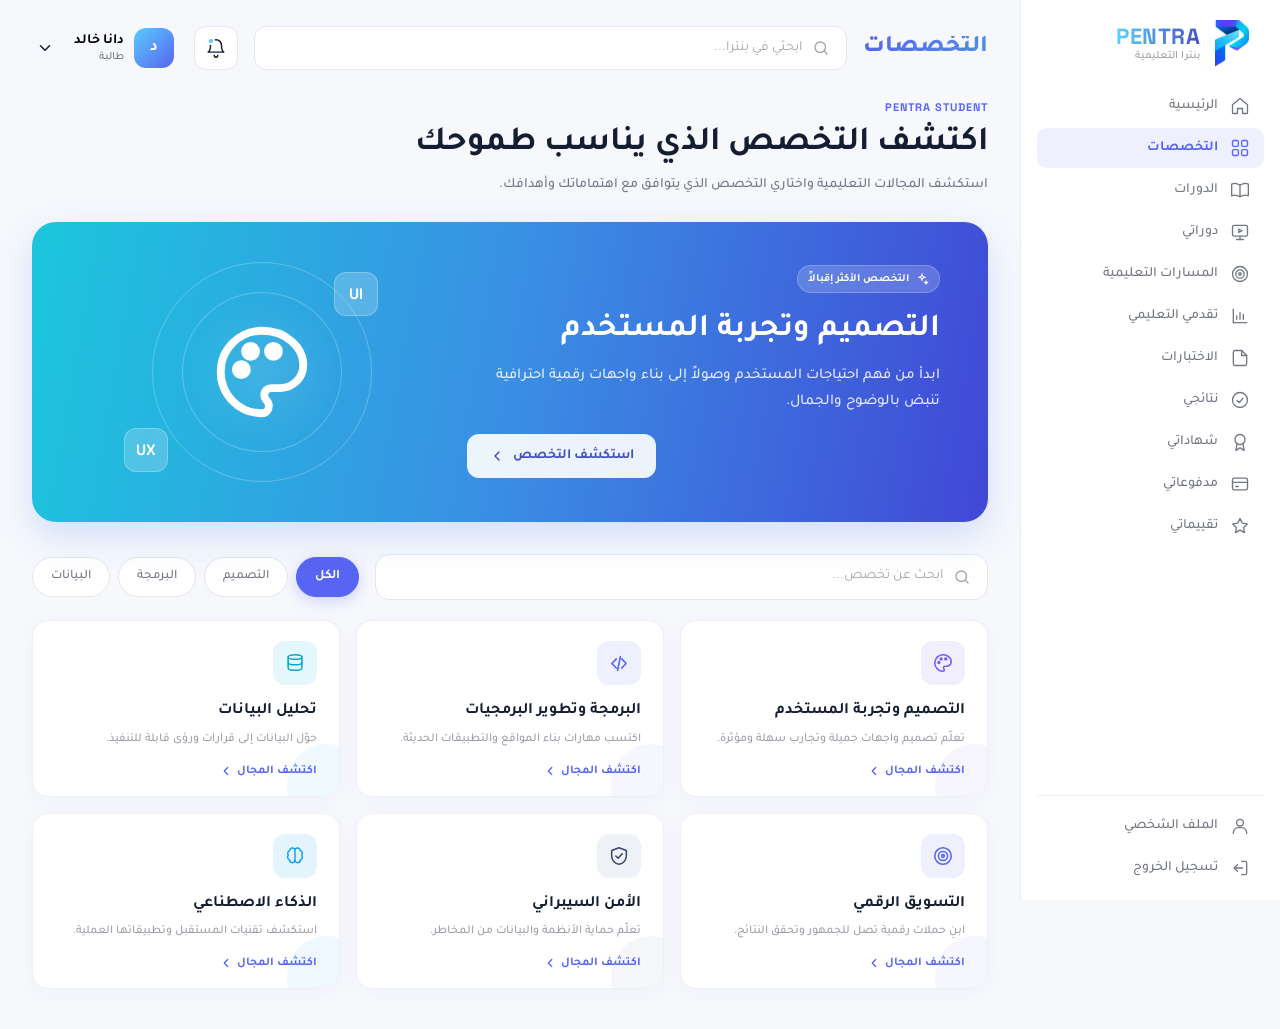
<file: specializations.html>
<!DOCTYPE html>
<html lang="ar" dir="rtl">
<head>
  <meta charset="UTF-8">
  <meta name="viewport" content="width=device-width, initial-scale=1.0">
  <title>التخصصات | PENTRA</title>

  <link rel="preconnect" href="https://fonts.googleapis.com">
  <link rel="preconnect" href="https://fonts.gstatic.com" crossorigin>
  <link href="https://fonts.googleapis.com/css2?family=Tajawal:wght@400;500;700;800&family=Space+Grotesk:wght@700&display=swap" rel="stylesheet">

  <link rel="stylesheet" href="css/dashboard.css">
  <link rel="stylesheet" href="css/specializations.css">
</head>
<body>

  <!-- ================= Sidebar ================= -->
  <aside class="sidebar" id="sidebar">

    <a href="dashboard.html" class="sb-brand">
      <img src="images/PentraLogo.png" alt="شعار بنترا">
      <span class="sb-brand-text">
        <span class="sb-en">PENTRA</span>
        <span class="sb-ar">بنترا التعليمية</span>
      </span>
    </a>

    <nav class="sb-nav">
      <a href="dashboard.html" class="sb-link">
        <svg width="20" height="20" viewBox="0 0 24 24" fill="none" stroke="currentColor" stroke-width="1.6" stroke-linecap="round" stroke-linejoin="round"><path d="M3 10.5L12 3l9 7.5V20a1 1 0 0 1-1 1h-5v-6h-6v6H4a1 1 0 0 1-1-1z"/></svg>
        <span>الرئيسية</span>
      </a>
      <a href="specializations.html" class="sb-link active">
        <svg width="20" height="20" viewBox="0 0 24 24" fill="none" stroke="currentColor" stroke-width="1.6" stroke-linecap="round" stroke-linejoin="round"><rect x="3" y="3" width="7" height="7" rx="1.5"/><rect x="14" y="3" width="7" height="7" rx="1.5"/><rect x="3" y="14" width="7" height="7" rx="1.5"/><rect x="14" y="14" width="7" height="7" rx="1.5"/></svg>
        <span>التخصصات</span>
      </a>
      <a href="#" class="sb-link">
        <svg width="20" height="20" viewBox="0 0 24 24" fill="none" stroke="currentColor" stroke-width="1.6" stroke-linecap="round" stroke-linejoin="round"><path d="M2 5c2.5-1.3 6-1.3 10 1 4-2.3 7.5-2.3 10-1v14c-2.5-1.3-6-1.3-10 1-4-2.3-7.5-2.3-10-1z"/><path d="M12 6v14"/></svg>
        <span>الدورات</span>
      </a>
      <a href="#" class="sb-link">
        <svg width="20" height="20" viewBox="0 0 24 24" fill="none" stroke="currentColor" stroke-width="1.6" stroke-linecap="round" stroke-linejoin="round"><rect x="3" y="4" width="18" height="13" rx="2"/><path d="M8 21h8M12 17v4"/><path d="M10.5 8.5l4 2-4 2z"/></svg>
        <span>دوراتي</span>
      </a>
      <a href="#" class="sb-link">
        <svg width="20" height="20" viewBox="0 0 24 24" fill="none" stroke="currentColor" stroke-width="1.6" stroke-linecap="round" stroke-linejoin="round"><circle cx="12" cy="12" r="9"/><circle cx="12" cy="12" r="5"/><circle cx="12" cy="12" r="1.5"/></svg>
        <span>المسارات التعليمية</span>
      </a>
      <a href="#" class="sb-link">
        <svg width="20" height="20" viewBox="0 0 24 24" fill="none" stroke="currentColor" stroke-width="1.6" stroke-linecap="round" stroke-linejoin="round"><path d="M4 20V4"/><path d="M4 20h16"/><path d="M8 16v-4M12 16V8M16 16v-6"/></svg>
        <span>تقدمي التعليمي</span>
      </a>
      <a href="#" class="sb-link">
        <svg width="20" height="20" viewBox="0 0 24 24" fill="none" stroke="currentColor" stroke-width="1.6" stroke-linecap="round" stroke-linejoin="round"><path d="M14 3H6a2 2 0 0 0-2 2v14a2 2 0 0 0 2 2h12a2 2 0 0 0 2-2V9z"/><path d="M14 3v6h6"/></svg>
        <span>الاختبارات</span>
      </a>
      <a href="#" class="sb-link">
        <svg width="20" height="20" viewBox="0 0 24 24" fill="none" stroke="currentColor" stroke-width="1.6" stroke-linecap="round" stroke-linejoin="round"><circle cx="12" cy="12" r="9"/><path d="M8.5 12.5l2.5 2.5 4.5-5"/></svg>
        <span>نتائجي</span>
      </a>
      <a href="#" class="sb-link">
        <svg width="20" height="20" viewBox="0 0 24 24" fill="none" stroke="currentColor" stroke-width="1.6" stroke-linecap="round" stroke-linejoin="round"><circle cx="12" cy="9" r="6"/><path d="M8.5 14L7 22l5-3 5 3-1.5-8"/></svg>
        <span>شهاداتي</span>
      </a>
      <a href="#" class="sb-link">
        <svg width="20" height="20" viewBox="0 0 24 24" fill="none" stroke="currentColor" stroke-width="1.6" stroke-linecap="round" stroke-linejoin="round"><rect x="3" y="5" width="18" height="14" rx="2"/><path d="M3 10h18"/><path d="M7 15h3"/></svg>
        <span>مدفوعاتي</span>
      </a>
      <a href="#" class="sb-link">
        <svg width="20" height="20" viewBox="0 0 24 24" fill="none" stroke="currentColor" stroke-width="1.6" stroke-linecap="round" stroke-linejoin="round"><path d="M12 3l2.7 5.6 6.1.9-4.4 4.3 1 6.1L12 17l-5.4 2.9 1-6.1-4.4-4.3 6.1-.9z"/></svg>
        <span>تقييماتي</span>
      </a>
    </nav>

    <div class="sb-bottom">
      <a href="#" class="sb-link">
        <svg width="20" height="20" viewBox="0 0 24 24" fill="none" stroke="currentColor" stroke-width="1.6" stroke-linecap="round" stroke-linejoin="round"><circle cx="12" cy="8" r="4"/><path d="M4 21v-1a6 6 0 0 1 6-6h4a6 6 0 0 1 6 6v1"/></svg>
        <span>الملف الشخصي</span>
      </a>
      <a href="login.html" class="sb-link">
        <svg width="20" height="20" viewBox="0 0 24 24" fill="none" stroke="currentColor" stroke-width="1.6" stroke-linecap="round" stroke-linejoin="round"><path d="M14 4h4a2 2 0 0 1 2 2v12a2 2 0 0 1-2 2h-4"/><path d="M9 8l-4 4 4 4"/><path d="M5 12h10"/></svg>
        <span>تسجيل الخروج</span>
      </a>
    </div>

  </aside>

  <!-- ================= المحتوى ================= -->
  <div class="main">

    <!-- ========== Top bar ========== -->
    <header class="topbar">

      <h1 class="tb-title">التخصصات</h1>

      <label class="tb-search">
        <svg width="18" height="18" viewBox="0 0 24 24" fill="none" stroke="#A1A5AD" stroke-width="1.8" stroke-linecap="round" stroke-linejoin="round"><circle cx="11" cy="11" r="7"/><path d="M20 20l-3.5-3.5"/></svg>
        <input type="search" placeholder="ابحثي في بنترا..." aria-label="بحث">
      </label>

      <a href="notifications.html" class="tb-bell" aria-label="الإشعارات">
        <svg width="22" height="22" viewBox="0 0 24 24" fill="none" stroke="#151D32" stroke-width="1.6" stroke-linecap="round" stroke-linejoin="round"><path d="M6 9a6 6 0 0 1 12 0c0 6 2.5 7.5 2.5 7.5h-17S6 15 6 9z"/><path d="M10 20a2 2 0 0 0 4 0"/></svg>
        <span class="tb-bell-dot"></span>
      </a>

      <div class="tb-user" id="userMenu">
        <button class="tb-user-btn" id="userBtn" type="button" aria-expanded="false" aria-controls="userDropdown">
          <span class="tb-avatar">د</span>
          <span class="tb-user-text">
            <span class="tb-name">دانا خالد</span>
            <span class="tb-role">طالبة</span>
          </span>
          <svg class="tb-chevron" width="18" height="18" viewBox="0 0 24 24" fill="none" stroke="#151D32" stroke-width="2" stroke-linecap="round" stroke-linejoin="round"><path d="M6 9l6 6 6-6"/></svg>
        </button>

        <div class="tb-dropdown" id="userDropdown">
          <a href="#" class="tb-dd-link">
            <svg width="20" height="20" viewBox="0 0 24 24" fill="none" stroke="currentColor" stroke-width="1.6" stroke-linecap="round" stroke-linejoin="round"><circle cx="12" cy="8" r="4"/><path d="M4 21v-1a6 6 0 0 1 6-6h4a6 6 0 0 1 6 6v1"/></svg>
            <span>الملف الشخصي</span>
          </a>
          <a href="login.html" class="tb-dd-link">
            <svg width="20" height="20" viewBox="0 0 24 24" fill="none" stroke="currentColor" stroke-width="1.6" stroke-linecap="round" stroke-linejoin="round"><path d="M14 4h4a2 2 0 0 1 2 2v12a2 2 0 0 1-2 2h-4"/><path d="M9 8l-4 4 4 4"/><path d="M5 12h10"/></svg>
            <span>تسجيل الخروج</span>
          </a>
        </div>
      </div>

    </header>

    <!-- ========== عنوان الصفحة ========== -->
    <section class="page-head">
      <div>
        <span class="page-eyebrow">PENTRA STUDENT</span>
        <h2 class="page-title">اكتشف التخصص الذي يناسب طموحك</h2>
        <p class="page-sub">استكشف المجالات التعليمية واختاري التخصص الذي يتوافق مع اهتماماتك وأهدافك.</p>
      </div>
    </section>

    <!-- ========== التخصص الأكثر إقبالاً ========== -->
    <section class="featured">

      <!-- النصوص (يمين) -->
      <div class="ft-text">
        <span class="ft-pill">
          <svg width="14" height="14" viewBox="0 0 16 16" fill="none" stroke="#fff" stroke-width="1.2" stroke-linejoin="round"><path d="M8 2Q8 6 12 6Q8 6 8 10Q8 6 4 6Q8 6 8 2Z"/><path d="M12.67 10Q12.67 12 14.67 12Q12.67 12 12.67 14Q12.67 12 10.67 12Q12.67 12 12.67 10Z"/></svg>
          <span>التخصص الأكثر إقبالاً</span>
        </span>

        <h3 class="ft-title">التصميم وتجربة المستخدم</h3>

        <p class="ft-desc">ابدأ من فهم احتياجات المستخدم وصولاً إلى بناء واجهات رقمية احترافية تنبض بالوضوح والجمال.</p>

         <a href="specialization-details.html" class="ft-btn">
          <span>استكشف التخصص</span>
          <svg width="16" height="16" viewBox="0 0 24 24" fill="none" stroke="currentColor" stroke-width="2.2" stroke-linecap="round" stroke-linejoin="round"><path d="M15 6l-6 6 6 6"/></svg>
        </a>
      </div>

      <!-- الأيقونة (يسار) -->
      <div class="ft-visual" aria-hidden="true">
        <span class="ft-ring ft-ring-1"></span>
        <span class="ft-ring ft-ring-2"></span>

        <svg class="ft-icon" width="110" height="110" viewBox="0 0 24 24" fill="none" stroke="#fff" stroke-width="1.7" stroke-linecap="round" stroke-linejoin="round">
          <path d="M12 3a9 9 0 1 0 0 18c1 0 1.5-.8 1.5-1.6 0-.5-.2-.9-.5-1.2-.3-.3-.5-.7-.5-1.2 0-.9.7-1.5 1.6-1.5H16a5 5 0 0 0 5-5c0-4.1-4-7.5-9-7.5z"/>
          <circle cx="7.5" cy="11.5" r="1.2" fill="#fff"/>
          <circle cx="9.5" cy="7.5" r="1.2" fill="#fff"/>
          <circle cx="14.5" cy="7.5" r="1.2" fill="#fff"/>
        </svg>

        <span class="ft-chip ft-chip-ui">UI</span>
        <span class="ft-chip ft-chip-ux">UX</span>
      </div>

    </section>

      <!-- ========== البحث والفلاتر ========== -->
    <section class="toolbar">

      <label class="sp-search">
        <svg width="18" height="18" viewBox="0 0 24 24" fill="none" stroke="#A1A5AD" stroke-width="1.8" stroke-linecap="round" stroke-linejoin="round"><circle cx="11" cy="11" r="7"/><path d="M20 20l-3.5-3.5"/></svg>
        <input type="search" id="spSearch" placeholder="ابحث عن تخصص..." aria-label="ابحث عن تخصص">
      </label>

      <div class="chips" id="chips" role="tablist">
        <button type="button" class="chip active" data-filter="all" role="tab" aria-selected="true">الكل</button>
        <button type="button" class="chip" data-filter="design" role="tab" aria-selected="false">التصميم</button>
        <button type="button" class="chip" data-filter="programming" role="tab" aria-selected="false">البرمجة</button>
        <button type="button" class="chip" data-filter="data" role="tab" aria-selected="false">البيانات</button>
      </div>

    </section>

    <!-- ========== كروت التخصصات (بتنبني من الـ JS) ========== -->
    <div class="sp-grid" id="spGrid"></div>

    <p class="sp-empty" id="spEmpty">ما في تخصصات بتطابق بحثك، جربي كلمة تانية.</p>

  </div>

  <script src="js/specializations.js"></script>
</body>
</html>
</file>
<file: css/landing.css>
*,
*::before,
*::after {
  margin: 0;
  padding: 0;
  box-sizing: border-box;
}

body {
  font-family: 'Tajawal', sans-serif;
  background: #FFFFFF;
  color: #151D32;
  overflow-x: hidden;
}

html { scroll-behavior: smooth; }
section[id] { scroll-margin-top: 72px; }

a { text-decoration: none; color: inherit; }
img { display: block; max-width: 100%; }
button { font-family: inherit; cursor: pointer; border: none; background: none; }

/* ================= Navbar ================= */
.navbar {
  position: sticky;
  top: 0;
  z-index: 100;
  height: 74px;
  background: #FFFFFF;
  border-bottom: 1px solid #E7EBF2;
  transition: box-shadow .25s ease;
}
.navbar.scrolled { box-shadow: 0 4px 18px rgba(21, 29, 50, 0.06); }

.nav-inner {
  max-width: 1280px;
  height: 100%;
  margin: 0 auto;
  padding: 0 24px;
  display: flex;
  align-items: center;
  justify-content: space-between;
  gap: 16px;
}

/* اللوجو */
.brand {
  display: flex;
  align-items: center;
  gap: 8px;
  flex-shrink: 0;
}
.brand-logo {
  width: 50px;
  height: 60px;
  object-fit: contain;
}
.brand-text {
  display: flex;
  flex-direction: column;
  gap: 4px;
  text-align: right;
  color: #5865F2;
  font-weight: 700;
}
.brand-en {
  font-size: 17px;
  line-height: 17px;
  letter-spacing: 1.02px;
}
.brand-ar {
  font-size: 16px;
  line-height: 11px;
}

/* الروابط */
.nav-links {
  display: flex;
  align-items: center;
}
.nav-link {
  padding: 10px 8px;
  font-weight: 500;
  font-size: 13px;
  line-height: 19.5px;
  color: #515C73;
  border-bottom: 1px solid transparent;
  white-space: nowrap;
  transition: color .2s ease;
}
.nav-link:hover { color: #5865F2; }
.nav-link.active {
  color: #5865F2;
  border-bottom-color: #5865F2;
}
.mobile-only { display: none; }

/* الأزرار */
.nav-actions {
  display: flex;
  align-items: center;
  gap: 12px;
  flex-shrink: 0;
}
.login-link {
  padding: 10px 8px;
  font-weight: 500;
  font-size: 13px;
  line-height: 19.5px;
  color: #515C73;
  white-space: nowrap;
  transition: color .2s ease;
}
.login-link:hover { color: #5865F2; }

.btn-signup {
  min-height: 41px;
  padding: 0 15px;
  display: flex;
  align-items: center;
  justify-content: center;
  border-radius: 10px;
  background: #5865F2;
  box-shadow: 0 6px 16px rgba(88, 101, 242, 0.25);
  color: #FFFFFF;
  font-weight: 700;
  font-size: 13px;
  line-height: 19.5px;
  white-space: nowrap;
  transition: background .2s ease, transform .1s ease;
}
.btn-signup:hover { background: #4752d6; }
.btn-signup:active { transform: scale(.98); }

/* زر القائمة (موبايل وتابلت) */
.menu-btn {
  display: none;
  width: 41px;
  height: 41px;
  align-items: center;
  justify-content: center;
  border-radius: 10px;
  border: 1px solid #E7EBF2;
  background: #FFFFFF;
}
.menu-btn .close { display: none; }
.menu-btn.open .close { display: block; }
.menu-btn.open .bars { display: none; }

/* ================= Hero ================= */
.hero {
  min-height: 800px;
  display: flex;
  align-items: center;
  padding: 56px 0;
  background:
    radial-gradient(92.79% 199.44% at 15% 20%, rgba(34, 211, 238, 0.08) 0%, rgba(34, 211, 238, 0) 25%),
    linear-gradient(135deg, #FBFDFF 10%, #F3F7FD 100%);
}

.hero-inner {
  width: min(1240px, 100% - 48px);
  margin: 0 auto;
  display: flex;
  align-items: center;
  justify-content: space-between;
  gap: 40px;
}

/* ---------- النصوص ---------- */
.hero-text {
  flex: 0 1 600px;
  min-width: 0;
  display: flex;
  flex-direction: column;
  align-items: flex-start;      /* يمين بالـ RTL */
}

.badge {
  width: fit-content;
  max-width: 100%;
  height: 44px;
  padding: 7px 11px 7px 15px;
  display: flex;
  align-items: center;
  gap: 9px;
  border-radius: 999px;
  border: 1px solid #5865F21A;
  background: #5865F212;
}
.badge-icon {
  width: 28px;
  height: 28px;
  flex-shrink: 0;
  border-radius: 14px;
  background: linear-gradient(135deg, #5865F2 0%, #22D3EE 100%);
  display: flex;
  align-items: center;
  justify-content: center;
}
.badge-text {
  font-weight: 700;
  font-size: 14px;
  line-height: 21px;
  color: #5865F2;
}

.hero-title {
  margin-top: 28px;
  font-weight: 500;
  font-size: clamp(32px, 4.3vw, 62px);
  line-height: 1.29;
  letter-spacing: -0.03em;
  color: #151D32;
}
.hero-title .grad {
  white-space: nowrap;
  font-weight: 800;
  font-size: 1.032em;
  background: linear-gradient(90deg, #22D3EE 0%, #5865F2 80%);
  -webkit-background-clip: text;
  background-clip: text;
  -webkit-text-fill-color: transparent;
  color: transparent;
}

.hero-desc {
  margin-top: 30px;
  max-width: 543px;
  font-weight: 400;
  font-size: clamp(16px, 1.25vw, 18px);
  line-height: 1.95;
  color: #6F7C96;
}

.cta-row {
  margin-top: 30px;
  display: flex;
  align-items: center;
  flex-wrap: wrap;
  gap: 14px;
}
.how-link {
  font-weight: 700;
  font-size: 15px;
  line-height: 22.5px;
  color: #151D32;
  white-space: nowrap;
  transition: color .2s ease;
}
.how-link:hover { color: #5865F2; }

.btn-cta {
  min-width: 204px;
  height: 52px;
  padding: 0 25px;
  display: flex;
  align-items: center;
  justify-content: center;
  gap: 10px;
  border-radius: 12px;
  background: #5865F2;
  box-shadow: 0 9px 22px 0 #5865F238;
  color: #FFFFFF;
  font-weight: 700;
  font-size: 18px;
  line-height: 22.5px;
  white-space: nowrap;
  transition: background .2s ease, transform .1s ease;
}
.btn-cta:hover { background: #4752d6; }
.btn-cta:active { transform: scale(.98); }

.check-row {
  margin-top: 40px;
  display: flex;
  align-items: center;
  gap: 8px;
}
.check-circle {
  width: 20px;
  height: 20px;
  flex-shrink: 0;
  border-radius: 10px;
  background: #67D7C1;
  display: flex;
  align-items: center;
  justify-content: center;
}
.check-text {
  font-weight: 400;
  font-size: 14px;
  line-height: 21px;
  color: #7C879B;
}

/* ================= المجسم ================= */
.visual {
  position: relative;
  flex: 1 1 0;
  min-width: 0;
  max-width: 640px;
  aspect-ratio: 600 / 540;
}
/* اللوحة الداخلية بقياس ثابت، والـ JS بيكبّرها ويصغّرها حسب عرض .visual */
.stage {
  position: absolute;
  top: 0;
  left: 0;
  width: 600px;
  height: 540px;
  transform-origin: top left;
}
.stage > * { position: absolute; }

/* المربع المائل فوق */
.float-card {
  z-index: 1;
  left: 479.87px;
  top: 6.55px;
  width: 95px;
  height: 90px;
  border-radius: 22px;
  border: 1px solid #FFFFFFD9;
  background: #FFFFFFF5;
  box-shadow: 0 15px 35px 0 #2B3A6529;
  transform: rotate(7deg);
}
.fc-blue {
  position: absolute;
  left: 20.72px;
  top: 29.43px;
  width: 60px;
  height: 35px;
  border-radius: 4px;
  background: linear-gradient(135deg, #5865F2 0%, #3347D4 100%);
}
.fc-line {
  position: absolute;
  left: 51.56px;
  top: 18.64px;
  width: 2px;
  height: 28px;
  border-radius: 1px;
  background: #22D3EE;
  transform: rotate(-6deg);
}

/* الكرت الكبير */
.course-card {
  z-index: 2;
  left: 93.08px;
  top: 46.37px;
  width: 454.28px;
  height: 332.57px;
  border-radius: 22.27px;
  border: 1.01px solid #FFFFFFE5;
  background: #FFFFFFF5;
  box-shadow: 0 35.43px 75.93px 0 #2C3D6C2E;
  overflow: hidden;
  transform: rotate(1.98deg);
}
.cc-header {
  height: 51.62px;
  padding: 0 18.22px;
  display: flex;
  align-items: center;
  background: #F9FBFF;
  border-bottom: 1.01px solid #E7EBF2;
  font-weight: 700;
  font-size: 12.15px;
  line-height: 18.22px;
  color: #6D7890;
}
.cc-body { padding: 20.25px; }
.cc-media {
  position: relative;
  width: 100%;
  height: 138.98px;
  border-radius: 15.19px;
  overflow: hidden;
  background: linear-gradient(90deg, #5BD1FF 0%, #5090DF 50%, #4550BF 100%);
}
.cc-circle {
  position: absolute;
  width: 175.52px;
  height: 168.77px;
  border-radius: 86.05px;
  border: 1.01px solid #FFFFFF2E;
}
.cc-circle-top { left: 324.88px; top: -64.6px; }
.cc-circle-bottom {
  left: -45.98px;
  top: 81.33px;
  box-shadow: 0 0 0 30.37px #FFFFFF0D;
}
.cc-play {
  position: absolute;
  left: 173.72px;
  top: 50.06px;
  width: 55.75px;
  height: 53.61px;
  border-radius: 27.34px;
  background: #FFFFFF;
  box-shadow: 0 10.12px 28.35px 0 #070A2A33;
  display: flex;
  align-items: center;
  justify-content: center;
}
.cc-unit {
  display: block;
  margin-top: 6px;
  font-weight: 700;
  font-size: 10.5px;
  line-height: 14px;
  color: #5865F2;
}
.cc-title {
  margin-top: 14px;
  font-weight: 700;
  font-size: 13px;
  line-height: 20px;
  color: #151D32;
}
.cc-lines {
  margin-top: 12px;
  display: flex;
  flex-direction: column;
  gap: 4px;
}
.cc-lines span {
  display: block;
  height: 5px;
  border-radius: 3px;
  background: #EDF0F7;
}
.cc-lines span:first-child { width: 100%; }
.cc-lines span:last-child  { width: 50%; }

/* كرت التقدم */
.stats-card {
  z-index: 3;
  left: 16px;
  top: 18px;
  width: 148px;
  height: 92px;
  padding: 15px;
  display: flex;
  flex-direction: column;
  border-radius: 15px;
  border: 1px solid #FFFFFFD9;
  background: #FFFFFFF5;
  box-shadow: 0 15px 35px 0 #2B3A6529;
}
.stats-label {
  font-weight: 400;
  font-size: 9px;
  line-height: 13.5px;
  color: #8C96A9;
}
.stats-value {
  font-weight: 700;
  font-size: 20px;
  line-height: 30px;
  color: #5865F2;
}
.stats-bar {
  margin-top: 8px;
  width: 116px;
  height: 6px;
  border-radius: 5px;
  background: #EDF0F7;
}
.stats-fill {
  width: 90.47px;
  height: 6px;
  border-radius: 5px;
  background: linear-gradient(90deg, #22D3EE 0%, #5865F2 100%);
}

/* الروبوت */
.robot {
  z-index: 3;
  left: 7px;
  top: 191px;
  width: 231px;
  height: 346px;
  max-width: none;
  object-fit: contain;
  filter: drop-shadow(0 15px 36px rgba(200, 208, 223, 0.28));
}

/* كرت أهلًا بك */
.welcome-chip {
  z-index: 4;
  left: 122px;
  top: 382px;
  min-width: 116px;
  height: 48px;
  padding: 9px 10px;
  display: flex;
  align-items: center;
  justify-content: space-between;
  gap: 8px;
  border-radius: 11px;
  border: 1px solid #5865F217;
  background: #FFFFFFF5;
  box-shadow: 0 12px 28px 0 #21305B2E;
}
.wc-text { display: flex; flex-direction: column; }
.wc-title {
  font-weight: 700;
  font-size: 10px;
  line-height: 12.5px;
  color: #151D32;
}
.wc-sub {
  font-weight: 400;
  font-size: 8px;
  line-height: 10px;
  color: #6F7C96;
}
.wc-icon {
  width: 28px;
  height: 28px;
  flex-shrink: 0;
  border-radius: 8px;
  background: linear-gradient(135deg, #5865F2 0%, #22D3EE 100%);
  display: flex;
  align-items: center;
  justify-content: center;
}

/* ================= تابلت وموبايل ================= */
@media (max-width: 1023px) {

  /* النافبار: الروابط تنزل بقائمة */
  .menu-btn { display: flex; }

  .nav-links {
    display: none;
    position: absolute;
    top: 100%;
    left: 0;
    right: 0;
    flex-direction: column;
    align-items: stretch;
    padding: 8px 16px 16px;
    background: #FFFFFF;
    border-bottom: 1px solid #E7EBF2;
    box-shadow: 0 12px 24px rgba(21, 29, 50, 0.08);
  }
  .nav-links.open { display: flex; }

  .nav-link {
    padding: 12px;
    border-bottom: none;
    border-radius: 8px;
    font-size: 14px;
  }
  .nav-link.active { background: #5865F212; }

  /* الهيرو: النص فوق والمجسم تحت */
  .hero {
    min-height: auto;
    padding: 48px 0 64px;
  }
  .hero-inner {
    flex-direction: column;
    gap: 48px;
  }
  .hero-text {
    flex: none;
    width: 100%;
    max-width: 620px;
    align-items: center;
    text-align: center;
  }
  .hero-title { font-size: clamp(34px, 7vw, 56px); }
  .hero-desc { font-size: 17px; }
  .cta-row { justify-content: center; }
  .visual {
    flex: none;
    width: min(100%, 560px);
  }
}

@media (max-width: 640px) {
  .login-link { display: none; }
  .mobile-only { display: block; }
  .nav-inner { padding: 0 16px; }
  .hero-inner { width: calc(100% - 32px); }
  .hero { padding: 36px 0 48px; }
  .hero-desc { margin-top: 22px; font-size: 16px; }
  .cta-row { margin-top: 24px; flex-direction: column-reverse; }
  .btn-cta { width: 100%; }
  .check-row { margin-top: 28px; }
}

/* ================= Categories ================= */
.categories {
  padding: 96px 0 110px;
  background: #FFFFFF;
}

.section-inner {
  width: min(1240px, 100% - 48px);
  margin: 0 auto;
}

.section-head {
  display: flex;
  flex-direction: column;
  align-items: flex-start;
  margin-bottom: 56px;
}
.eyebrow {
  font-weight: 800;
  font-size: 14px;
  line-height: 19.5px;
  letter-spacing: 0.26px;
  color: #5865F2;
}
.section-title {
  margin-top: 22px;
  font-weight: 500;
  font-size: clamp(32px, 3.6vw, 52px);
  line-height: 1.09;
  letter-spacing: -0.02em;
  color: #151D32;
}
.section-sub {
  margin-top: 30px;
  font-weight: 400;
  font-size: 16px;
  line-height: 28.8px;
  color: #6F7C96;
}

/* الشبكة */
.cat-grid {
  display: grid;
  grid-template-columns: repeat(3, 1fr);
  gap: 18px;
}

/* الكرت */
.cat-card {
  position: relative;
  display: block;
  min-height: 190px;
  padding: 25px;
  background: #FFFFFF;
  border: 1px solid #E7EBF2;
  border-radius: 12px;
  overflow: hidden;
  transition: transform .3s ease, box-shadow .3s ease, border-color .3s ease;
}
.cat-card:hover,
.cat-card:focus-visible {
  transform: translateY(-4px);
  border-color: #5865F233;
  box-shadow: 0 4px 10px 0 #3C3C3C40;
  outline: none;
}

/* ربع الدائرة */
.cat-blob {
  position: absolute;
  left: -36px;
  bottom: -36px;
  width: 100px;
  height: 100px;
  border-radius: 50px;
  background: #22D3EE0F;
  pointer-events: none;
  transition: transform .45s ease;
}
.cat-card:hover .cat-blob,
.cat-card:focus-visible .cat-blob {
  transform: scale(1.3);
}

.cat-icon,
.cat-title,
.cat-desc,
.cat-arrow { position: relative; z-index: 1; }

.cat-icon {
  width: 48px;
  height: 48px;
  display: flex;
  align-items: center;
  justify-content: center;
  border-radius: 12px;
  background: #5865F214;
  color: #5865F2;
  transition: background .3s ease, color .3s ease, transform .3s ease;
}
.cat-card:hover .cat-icon,
.cat-card:focus-visible .cat-icon {
  background: #5865F2;
  color: #FFFFFF;
  transform: scale(1.05);
}

.cat-title {
  margin-top: 16px;
  font-weight: 700;
  font-size: 18px;
  line-height: 27px;
  color: #151D32;
}
.cat-desc {
  margin-top: 8px;
  font-weight: 400;
  font-size: 13px;
  line-height: 21.45px;
  color: #6F7C96;
}

/* السهم يظهر عند الهوفر */
.cat-arrow {
  position: absolute;
  top: 25px;
  left: 25px;
  color: #5865F2;
  opacity: 0;
  transform: translateX(10px);
  transition: opacity .3s ease, transform .3s ease;
}
.cat-card:hover .cat-arrow,
.cat-card:focus-visible .cat-arrow {
  opacity: 1;
  transform: translateX(0);
}

/* ظهور تدريجي عند النزول */
.reveal { opacity: 0; }
.reveal.visible {
  opacity: 1;
  animation: fadeUp .65s ease calc(var(--i, 0) * 90ms) backwards;
}
@keyframes fadeUp {
  from { opacity: 0; transform: translateY(26px); }
  to   { opacity: 1; transform: translateY(0); }
}
@media (prefers-reduced-motion: reduce) {
  .reveal, .reveal.visible { opacity: 1; animation: none; }
}

/* تابلت */
@media (max-width: 1023px) {
  .categories { padding: 72px 0 84px; }
  .cat-grid { grid-template-columns: repeat(2, 1fr); }
  .section-head { margin-bottom: 40px; }
  .section-sub { margin-top: 22px; }
}

/* موبايل */
@media (max-width: 640px) {
  .categories { padding: 56px 0 64px; }
  .section-inner { width: calc(100% - 32px); }
  .cat-grid { grid-template-columns: 1fr; gap: 14px; }
  .cat-card { min-height: 0; padding: 22px; }
  .cat-card { padding-bottom: 28px; }
  /* على اللمس ما في هوفر، فبنظهر السهم دايماً */
  .cat-arrow { opacity: 1; transform: none; top: 22px; left: 22px; }
}

/* ================= Journey ================= */
.journey {
  padding: 96px 0 120px;
  background: #FFFFFF;
}
.journey .section-head { margin-bottom: 72px; }
.journey .eyebrow { letter-spacing: 0.42px; }
.journey .section-title {
  max-width: 628px;
  line-height: 1.196;
  letter-spacing: -0.034em;
}
.journey .section-sub {
  max-width: 479px;
  margin-top: 26px;
  font-size: 18px;
  line-height: 34.2px;
  color: #737784;
}

/* ---------- الشريط ---------- */
.stepper {
  list-style: none;
  display: flex;
}
.step {
  --dir: 270deg;
  position: relative;
  flex: 1 1 0;
  min-width: 0;
}

/* الخط الواصل للخطوة الي بعدها (على يسارها) */
.step:not(:last-child)::after {
  content: "";
  position: absolute;
  top: 21.5px;
  left: calc(-50% + 22.5px);
  width: calc(100% - 45px);
  height: 2px;
  border-radius: 2px;
  background: #151D32;
}
.step.seg-todo:not(:last-child)::after {
  background: linear-gradient(var(--dir), var(--c1), var(--c2));
}

.step-btn {
  width: 100%;
  display: flex;
  flex-direction: column;
  align-items: center;
  gap: 14px;
  padding: 0 6px;
  font-family: inherit;
  cursor: pointer;
  border: none;
  background: none;
}

.step-dot {
  position: relative;
  z-index: 1;
  width: 45px;
  height: 45px;
  border-radius: 50%;
  border: 2px solid #0B1020;
  background: #EEF0FE;
  display: flex;
  align-items: center;
  justify-content: center;
  transition: background .3s ease, border-color .3s ease, box-shadow .3s ease, transform .25s ease;
}
.step-btn:hover .step-dot { transform: scale(1.07); }
.step-btn:focus-visible { outline: 2px solid #5865F2; outline-offset: 4px; border-radius: 10px; }

.step-num {
  font-weight: 400;
  font-size: 10px;
  line-height: 15px;
  color: #151D32;
}
.step-check { display: none; }

/* منتهية */
.step.is-done .step-dot {
  background: #151D32;
  border-color: #A8B5CF;
}
.step.is-done .step-num { display: none; }
.step.is-done .step-check { display: block; }

/* الحالية */
.step.is-current .step-dot {
  background: #E9FBFD;
  border-color: #22D3EE;
  box-shadow: 0 0 0 7px #22D3EE1A;
}

.step-label {
  max-width: 139px;
  font-weight: 700;
  font-size: 14px;
  line-height: 16.5px;
  text-align: center;
  text-wrap: balance;
  color: #717B90;
  transition: color .3s ease;
}
.step.is-current .step-label { color: #151D32; }

/* ---------- البانر ---------- */
.step-banner {
  position: relative;
  max-width: 820px;
  min-height: 150px;
  margin: 64px auto 0;
  padding: 24px 44px;
  display: flex;
  align-items: center;
  gap: 30px;
  border-radius: 14px;
  background: linear-gradient(90deg, #61CCFC -16.77%, #3F6AB7 100%);
  box-shadow: 0 20px 44px rgba(63, 106, 183, 0.25);
  overflow: hidden;
}
.step-banner::before {
  content: "";
  position: absolute;
  inset: 0;
  background: radial-gradient(circle at 12% 130%, rgba(255, 255, 255, 0.28), transparent 55%);
  pointer-events: none;
}
.step-banner > * { position: relative; }

.sb-num {
  min-width: 62px;
  font-weight: 500;
  font-size: 55px;
  line-height: 82.5px;
  color: #FFFFFF;
  opacity: 0.9;
}
.sb-text { display: flex; flex-direction: column; min-width: 0; }
.sb-label {
  font-weight: 700;
  font-size: 14px;
  line-height: 15px;
  color: #242B71;
}
.sb-title {
  margin-top: 6px;
  font-weight: 700;
  font-size: 24px;
  line-height: 36px;
  color: #FFFFFF;
}
.sb-desc {
  margin-top: 2px;
  font-weight: 400;
  font-size: 13px;
  line-height: 19.5px;
  color: #FFFFFF;
}

.sb-actions {
  margin-inline-start: auto;
  display: flex;
  gap: 8px;
}
.sb-btn {
  width: 37px;
  height: 37px;
  display: flex;
  align-items: center;
  justify-content: center;
  border-radius: 8px;
  border: 1px solid #FFFFFF80;
  background: #FFFFFFB0;
  transition: background .2s ease, transform .15s ease, opacity .2s ease;
}
.sb-btn:hover:not(:disabled) { background: #FFFFFF; transform: translateY(-2px); }
.sb-btn:active:not(:disabled) { transform: scale(.94); }
.sb-btn:disabled { opacity: 0.45; cursor: not-allowed; }

/* حركة تبديل المحتوى */
.swap { animation: swapIn .45s ease both; }
@keyframes swapIn {
  from { opacity: 0; transform: translateY(10px); }
  to   { opacity: 1; transform: translateY(0); }
}
@media (prefers-reduced-motion: reduce) { .swap { animation: none; } }

/* ---------- تابلت ---------- */
@media (max-width: 1023px) {
  .journey { padding: 72px 0 90px; }
  .journey .section-head { margin-bottom: 48px; }
  .step-label { font-size: 13px; }
}

/* ---------- موبايل: الشريط يصير عمودي ---------- */
@media (max-width: 760px) {
  .stepper { flex-direction: column; }
  .step {
    --dir: 180deg;
    flex: none;
    padding-bottom: 30px;
  }
  .step:last-child { padding-bottom: 0; }

  .step:not(:last-child)::after {
    top: 45px;
    left: auto;
    right: 21.5px;
    width: 2px;
    height: 30px;
  }

  .step-btn {
    flex-direction: row;
    justify-content: flex-start;
    gap: 16px;
    padding: 0;
  }
  .step-label {
    max-width: none;
    font-size: 15px;
    text-align: right;
  }
}

@media (max-width: 640px) {
  .journey { padding: 56px 0 72px; }
  .journey .section-sub { font-size: 16px; line-height: 28.8px; }
  .step-banner {
    margin-top: 40px;
    padding: 24px 22px;
    flex-wrap: wrap;
    gap: 16px 20px;
  }
  .sb-num { font-size: 44px; line-height: 1.2; min-width: 0; }
  .sb-title { font-size: 21px; line-height: 30px; }
  .sb-text { flex: 1; }
  .sb-actions { width: 100%; margin-inline-start: 0; }
}

/* ================= Learning Paths ================= */
.paths {
  padding: 105px 0;
  overflow: hidden;
  background:
    radial-gradient(88.71% 185.13% at 80% 20%, rgba(34, 211, 238, 0.1) 0%, rgba(34, 211, 238, 0) 30%),
    linear-gradient(120deg, #F1F5FF 7.74%, #F6FCFF 92.26%);
}

.paths-inner {
  width: min(1240px, 100% - 48px);
  margin: 0 auto;
  display: flex;
  align-items: center;
  justify-content: space-between;
  gap: 40px;
}

/* ---------- النصوص ---------- */
.paths-text {
  flex: 0 1 489px;
  min-width: 0;
  display: flex;
  flex-direction: column;
  align-items: flex-start;
}
.paths-title {
  margin-top: 14px;
  display: flex;
  flex-direction: column;
  font-size: clamp(32px, 3.6vw, 52px);
  line-height: 1.154;
  letter-spacing: -0.02em;
  color: #151D32;
}
.pt-light { font-weight: 400; }
.pt-bold  { font-weight: 800; }

.paths-desc {
  margin-top: 22px;
  max-width: 420px;
  font-weight: 400;
  font-size: 16px;
  line-height: 28.8px;
  color: #6F7C96;
}

.btn-paths {
  margin-top: 32px;
  min-height: 46px;
  padding: 0 21px;
  display: flex;
  align-items: center;
  justify-content: center;
  gap: 10px;
  border-radius: 12px;
  background: #5865F2;
  box-shadow: 0 9px 22px 0 #5865F238;
  color: #FFFFFF;
  font-weight: 700;
  font-size: 14px;
  line-height: 21px;
  white-space: nowrap;
  transition: background .2s ease, transform .15s ease, box-shadow .2s ease;
}
.btn-paths:hover {
  background: #4752d6;
  transform: translateY(-2px);
  box-shadow: 0 12px 26px 0 #5865F24D;
}
.btn-paths:active { transform: scale(.98); }
.btn-paths svg { transition: transform .25s ease; }
.btn-paths:hover svg { transform: translateX(-4px); }

/* ---------- المجسم ---------- */
.paths-visual {
  position: relative;
  flex: 1 1 0;
  min-width: 0;
  max-width: 661px;
  aspect-ratio: 661.25 / 480;
}
.paths-stage {
  position: absolute;
  top: 0;
  left: 0;
  width: 661.25px;
  height: 480px;
  transform-origin: top left;
}
.paths-stage > * { position: absolute; }

/* الدائرة الخلفية */
.ps-bg {
  left: 120.63px;
  top: 30px;
  width: 420px;
  height: 420px;
  border-radius: 210px;
  background: linear-gradient(135deg, rgba(88, 101, 242, 0.09) 0%, rgba(34, 211, 238, 0.1) 100%);
}

/* الكرت */
.path-card {
  left: 99.58px;
  top: 31.06px;
  width: 455px;
  height: 410px;
  padding: 27px;
  border-radius: 20px;
  border: 1px solid #FFFFFFE5;
  background: #FFFFFFF5;
  box-shadow: 0 28px 65px 0 #26376924;
  transform: rotate(1deg);
}

.pc-head {
  display: flex;
  align-items: center;
  justify-content: space-between;
}
.pc-head-text { display: flex; flex-direction: column; }
.pc-label {
  font-weight: 700;
  font-size: 11px;
  line-height: 16.5px;
  color: #5865F2;
}
.pc-title {
  font-weight: 700;
  font-size: 16px;
  line-height: 24px;
  color: #151D32;
}
.pc-percent {
  font-weight: 700;
  font-size: 22px;
  line-height: 33px;
  color: #5865F2;
}

/* شريط التقدم */
.pc-progress {
  margin-top: 18px;
  height: 7px;
  border-radius: 8px;
  background: #EDF0F6;
  overflow: hidden;
}
.pc-fill {
  display: block;
  width: 0;
  height: 100%;
  border-radius: 8px;
  background: linear-gradient(90deg, #22D3EE 0%, #5865F2 100%);
  transition: width 1.3s cubic-bezier(.22, .8, .3, 1) .5s;
}
.paths-visual.visible .pc-fill { width: 60%; }

/* قائمة الخطوات */
.pc-steps {
  position: relative;
  margin-top: 28px;
  list-style: none;
}
.pc-steps::before {          /* الخط الواصل بين الدوائر */
  content: "";
  position: absolute;
  right: 17px;
  top: 32px;
  bottom: 32px;
  width: 2px;
  background: #E4E8F1;
}

.pc-step {
  position: relative;
  margin: 0 -10px;
  padding: 14px 10px;
  display: flex;
  align-items: center;
  gap: 12px;
  border-radius: 10px;
}
.pc-step.is-current { background: #5865F20B; }

.pc-dot {
  position: relative;
  flex-shrink: 0;
  width: 36px;
  height: 36px;
  display: flex;
  align-items: center;
  justify-content: center;
  border-radius: 18px;
  border: 2px solid #DDE2EB;
  background: #FFFFFF;
  font-weight: 800;
  font-size: 11px;
  line-height: 16.5px;
  color: #9BA4B5;
}
.pc-step.is-done .pc-dot {
  background: #42D2BD;
  border-color: #42D2BD;
}
.pc-step.is-current .pc-dot {
  background: #5865F2;
  border-color: #5865F2;
  color: #FFFFFF;
  box-shadow: 0 0 0 5px #5865F21A;
}

.pc-info {
  flex: 1;
  display: flex;
  flex-direction: column;
  min-width: 0;
}
.pc-small {
  font-weight: 400;
  font-size: 9px;
  line-height: 13.5px;
  color: #A0A9B8;
}
.pc-name {
  font-weight: 700;
  font-size: 13px;
  line-height: 19.5px;
  color: #151D32;
}

.pc-badge {
  padding: 5px 8px;
  border-radius: 6px;
  background: #F5F7FA;
  font-weight: 400;
  font-size: 9px;
  line-height: 13.5px;
  color: #9AA4B6;
  white-space: nowrap;
}
.pc-step.is-current .pc-badge {
  background: #5865F217;
  color: #5865F2;
}

/* الكرت الصغير تحت */
.path-chip {
  left: 0;
  top: 423.52px;
  width: 195px;
  height: 62px;
  padding: 12px 15px;
  display: flex;
  align-items: center;
  gap: 11px;
  border-radius: 12px;
  background: #FFFFFF;
  box-shadow: 0 15px 35px 0 #28376529;
  animation: floaty 5s ease-in-out infinite;
}
.chip-icon {
  width: 38px;
  height: 38px;
  flex-shrink: 0;
  display: flex;
  align-items: center;
  justify-content: center;
  border-radius: 10px;
  background: linear-gradient(135deg, #5865F2 0%, #22D3EE 100%);
}
.chip-text { display: flex; flex-direction: column; }
.chip-title {
  font-weight: 700;
  font-size: 11px;
  line-height: 16.5px;
  color: #151D32;
}
.chip-sub {
  font-weight: 400;
  font-size: 9px;
  line-height: 13.5px;
  color: #6F7C96;
}
@keyframes floaty {
  0%, 100% { translate: 0 0; }
  50%      { translate: 0 -6px; }
}
@media (prefers-reduced-motion: reduce) {
  .path-chip { animation: none; }
  .pc-fill { transition: none; }
}

/* ---------- تابلت ---------- */
@media (max-width: 1023px) {
  .paths { padding: 72px 0 80px; }
  .paths-inner {
    flex-direction: column;
    gap: 48px;
  }
  .paths-text {
    flex: none;
    width: 100%;
    max-width: 560px;
    align-items: center;
    text-align: center;
  }
  .paths-title { font-size: clamp(34px, 7vw, 52px); }
  .paths-visual {
    flex: none;
    width: min(100%, 600px);
  }
}

/* ---------- موبايل ---------- */
@media (max-width: 640px) {
  .paths { padding: 56px 0 64px; }
  .paths-inner { width: calc(100% - 32px); }
  .btn-paths { width: 100%; }
}

/* ================= Coaches ================= */
.coaches {
  padding: 104px 0;
  background: #FFFFFF;
}

/* الهيدر: النص يمين، والزر يسار */
.coaches-head {
  display: flex;
  align-items: flex-start;
  justify-content: space-between;
  gap: 24px;
  margin-bottom: 60px;
}
.coaches-head-text {
  display: flex;
  flex-direction: column;
  align-items: flex-start;
}
.coaches .eyebrow { font-size: 13px; }
.coaches .section-title { margin-top: 28px; }
.coaches .section-sub { margin-top: 14px; }
.btn-all {
  margin-top: 0;
  flex-shrink: 0;
}

/* الشبكة */
.coach-grid {
  display: grid;
  grid-template-columns: repeat(3, 1fr);
  gap: 20px;
}

/* الكرت: النص يمين والصورة يسار */
.coach-card {
  position: relative;
  display: flex;
    flex-direction: row-reverse;   /* الصورة يمين، والنص يسار */
  min-height: 255px;
  background: #FFFFFF;
  border: 1px solid #E7EBF2;
  border-radius: 12px;
  overflow: hidden;
  transition: transform .3s ease, box-shadow .3s ease, border-color .3s ease;
}
.coach-card:hover,
.coach-card:focus-within {
  transform: translateY(-4px);
  border-color: #E1E6F0;
  box-shadow: 0 4px 18px 0 #50505040;
}

.coach-body {
  flex: 1;
  min-width: 0;
  display: flex;
  flex-direction: column;
  padding: 25px 20px 20px;
}
.coach-role {
  font-weight: 700;
  font-size: 10px;
  line-height: 15px;
  color: #5865F2;
}
.coach-name {
  margin: 7px 0 9px;
  font-weight: 700;
  font-size: 19px;
  line-height: 28.5px;
  color: #151D32;
}
.coach-desc {
  margin-bottom: 18px;
  font-weight: 400;
  font-size: 12px;
  line-height: 21px;
  color: #6F7C96;
}

.coach-link {
  margin-top: auto;
  display: inline-flex;
  align-items: center;
  align-self: flex-end;
  gap: 5px;
  font-weight: 700;
  font-size: 11px;
  line-height: 16.5px;
  color: #5865F2;
}
.coach-link svg { transition: transform .25s ease; }
.coach-link:hover svg,
.coach-card:hover .coach-link svg { transform: translateX(-4px); }

.coach-photo {
  flex: 0 0 167.16px;
  background: #F1F5FB;
  overflow: hidden;
}
.coach-photo img {
  display: block;
  width: 100%;
  height: 100%;
  max-width: none;
  object-fit: cover;
  object-position: center top;
  transition: transform .6s ease;
}
.coach-card:hover .coach-photo img { transform: scale(1.06); }

/* ---------- لابتوب صغير وتابلت: عمودين ---------- */
@media (max-width: 1199px) {
  .coach-grid { grid-template-columns: repeat(2, 1fr); }
  .coach-card:last-child:nth-child(odd) {
    grid-column: 1 / -1;
    justify-self: center;
    width: calc(50% - 10px);
  }
}

@media (max-width: 1023px) {
  .coaches { padding: 72px 0 80px; }
  .coaches-head {
    flex-direction: column;
    gap: 28px;
    margin-bottom: 44px;
  }
}

/* ---------- عمود واحد ---------- */
@media (max-width: 760px) {
  .coach-grid { grid-template-columns: 1fr; }
  .coach-card:last-child:nth-child(odd) {
    grid-column: auto;
    width: 100%;
  }
}

/* ---------- موبايل: الصورة فوق والنص تحتها ---------- */
@media (max-width: 520px) {
  .coaches { padding: 56px 0 64px; }
  .coach-card { flex-direction: column-reverse; }
  .coach-photo {
    flex: none;
    height: 260px;
  }
  .coach-photo img { object-position: center 20%; }
  .coach-body { padding: 22px 20px 22px; }
  .coach-link { margin-top: 4px; }
  .btn-all { width: 100%; }
}

/* ================= Training Centers ================= */
.centers {
  padding: 96px 0 110px;
  background: #FFFFFF;
}
.centers .eyebrow { font-size: 13px; font-weight: 700; }
.centers .section-title {
  margin-top: 18px;
  line-height: 1.17;
  letter-spacing: -0.034em;
}
.centers .section-sub {
  margin-top: 16px;
  font-size: 17px;
  line-height: 30.6px;
  color: #6F7C94;
}

/* الكرت الكبير */
.centers-card {
  display: flex;                 /* أول عنصر بالـ DOM (الصورة) بيطلع يمين */
  min-height: 593px;
  border-radius: 24px;
  border: 1px solid #A8B5CF3B;
  background: #FFFFFF;
  box-shadow: 0 24px 70px 0 #151D3214;
  overflow: hidden;
}

/* الصورة */
.centers-media {
  position: relative;
  flex: 0 0 54.9%;               /* 681 من 1240 */
  min-height: 510px;
  overflow: hidden;
  display: block;
}
.centers-media img {
  position: absolute;
  inset: 0;
  width: 100%;
  height: 100%;
  max-width: none;
  object-fit: cover;
  transition: transform .8s ease;
}
.centers-media::after {          /* التعتيم الخفيف فوق الصورة */
  content: "";
  position: absolute;
  inset: 0;
  background: linear-gradient(90.22deg, rgba(0, 0, 0, 0.2) 21.52%, rgba(102, 102, 102, 0.2) 87.13%);
  pointer-events: none;
}
.centers-media:hover img { transform: scale(1.05); }

.cm-badge {
  position: absolute;
  z-index: 1;
  right: 26px;
  bottom: 24px;
  display: inline-flex;
  align-items: center;
  gap: 8px;
  padding: 9px 14px;
  border-radius: 10px;
  background: rgba(21, 29, 50, 0.72);
  -webkit-backdrop-filter: blur(6px);
  backdrop-filter: blur(6px);
  color: #FFFFFF;
  font-weight: 500;
  font-size: 11px;
  line-height: 16px;
}

/* المعلومات */
.centers-body {
  flex: 1;
  min-width: 0;
  display: flex;
  flex-direction: column;
  align-items: flex-start;
  padding: 52px;
}
.cb-eyebrow {
  font-weight: 800;
  font-size: 14px;
  line-height: 18px;
  color: #5865F2;
}
.cb-title {
  padding: 15px 0;
  font-weight: 500;
  font-size: clamp(24px, 2.2vw, 28px);
  line-height: 1.4;
  color: #151D32;
}
.cb-desc {
  margin-bottom: 24px;
  font-weight: 400;
  font-size: 16px;
  line-height: 28.8px;
  color: #748097;
}

/* القائمة */
.cb-list {
  width: 100%;
  margin: 4px 0 40px;
  list-style: none;
  display: flex;
  flex-direction: column;
  gap: 9px;
}
.cb-item {
  display: flex;
  align-items: center;
  gap: 13px;
  padding: 12px 0;
  border-bottom: 1px solid #A8B5CF33;
}
.cb-icon {
  flex-shrink: 0;
  color: #5865F2;
  transition: transform .25s ease;
}
.cb-item:hover .cb-icon { transform: scale(1.12); }
.cb-text { display: flex; flex-direction: column; }
.cb-name {
  font-weight: 700;
  font-size: 13px;
  line-height: 19.5px;
  color: #151D32;
  transition: color .2s ease;
}
.cb-item:hover .cb-name { color: #5865F2; }
.cb-small {
  padding-top: 3px;
  font-weight: 400;
  font-size: 10px;
  line-height: 15px;
  color: #8793AA;
}

/* الزر */
.cb-btn {
  margin-top: auto;
  min-height: 48px;
  padding: 0 21px;
  display: flex;
  align-items: center;
  justify-content: center;
  gap: 9px;
  border-radius: 12px;
  background: #5865F2;
  box-shadow: 0 12px 28px 0 #5865F23D;
  color: #FFFFFF;
  font-weight: 700;
  font-size: 15px;
  line-height: 15px;
  white-space: nowrap;
  transition: background .2s ease, transform .15s ease, box-shadow .2s ease;
}
.cb-btn:hover {
  background: #4752d6;
  transform: translateY(-2px);
  box-shadow: 0 16px 32px 0 #5865F25C;
}
.cb-btn:active { transform: scale(.98); }
.cb-btn svg { transition: transform .25s ease; }
.cb-btn:hover svg { transform: translateX(-4px); }

/* ---------- تابلت وموبايل: الصورة فوق والمعلومات تحتها ---------- */
@media (max-width: 1023px) {
  .centers { padding: 72px 0 84px; }
  .centers-card {
    flex-direction: column;
    min-height: 0;
  }
  .centers-media {
    flex: none;
    height: 360px;
    min-height: 0;
  }
  .centers-body { padding: 36px 32px 36px; }
}

@media (max-width: 640px) {
  .centers { padding: 56px 0 64px; }
  .centers .section-sub { font-size: 16px; line-height: 28.8px; }
  .centers-card { border-radius: 18px; }
  .centers-media { height: 260px; }
  .cm-badge { right: 16px; bottom: 16px; }
  .centers-body { padding: 28px 22px; }
  .cb-btn { width: 100%; }
}

/* ================= About ================= */
.about {
  padding: 100px 0 90px;
  overflow: hidden;
  background:
    radial-gradient(88.71% 185.13% at 80% 20%, rgba(34, 211, 238, 0.1) 0%, rgba(34, 211, 238, 0) 30%),
    linear-gradient(120deg, #F1F5FF 7.74%, #F6FCFF 92.26%);
}

.about-inner {
  width: min(1240px, 100% - 48px);
  margin: 0 auto;
  display: flex;
  align-items: center;
  justify-content: space-between;
  gap: 40px;
}

/* ---------- النصوص ---------- */
.about-text {
  flex: 0 1 600px;
  min-width: 0;
  display: flex;
  flex-direction: column;
  align-items: flex-start;
}

.about-pill {
  padding: 8px 13px;
  border-radius: 999px;
  border: 1px solid #22D3EE2E;
  background: #22D3EE1A;
  font-weight: 800;
  font-size: 14px;
  line-height: 19.5px;
  color: #5865F2;
}

.about-title {
  width: 100%;
  margin-top: 20px;
  font-size: clamp(36px, 4.3vw, 62px);
  line-height: 1.28;
  letter-spacing: -0.045em;
}
.ab-light,
.ab-grad { display: block; }
.ab-light {
  font-weight: 400;
  color: #0B1020;
}
.ab-grad {
  font-weight: 500;
  background: linear-gradient(90deg, #5865F2 0%, #22D3EE 100%);
  -webkit-background-clip: text;
  background-clip: text;
  -webkit-text-fill-color: transparent;
  color: transparent;
}

.about-desc {
  margin-top: 20px;
  max-width: 620px;
  font-weight: 400;
  font-size: 16px;
  line-height: 32px;
  color: #0B1020;
}

.about-features {
  width: 100%;
  margin: 27px 0;
  list-style: none;
  display: grid;
  grid-template-columns: repeat(2, minmax(0, 1fr));
  gap: 12px;
}
.af-item {
  display: flex;
  align-items: center;
  gap: 9px;
  font-weight: 400;
  font-size: 12px;
  line-height: 18px;
  color: #0B1020;
}
.af-item svg {
  flex-shrink: 0;
  transition: transform .25s ease;
}
.af-item:hover svg { transform: scale(1.18); }

.btn-about {
  min-height: 46px;
  padding: 0 22px;
  display: flex;
  align-items: center;
  justify-content: center;
  gap: 10px;
  border-radius: 12px;
  background: #5865F2;
  box-shadow: 0 9px 22px 0 #5865F238;
  color: #FFFFFF;
  font-weight: 700;
  font-size: 18px;
  line-height: 21px;
  white-space: nowrap;
  transition: background .2s ease, transform .15s ease, box-shadow .2s ease;
}
.btn-about:hover {
  background: #4752d6;
  transform: translateY(-2px);
  box-shadow: 0 12px 26px 0 #5865F24D;
}
.btn-about:active { transform: scale(.98); }
.btn-about svg { transition: transform .25s ease; }
.btn-about:hover svg { transform: translateX(-4px); }

/* ---------- المجسم ---------- */
.about-visual {
  position: relative;
  flex: 1 1 0;
  min-width: 0;
  max-width: 600px;
  aspect-ratio: 560 / 530;
}
.about-stage {
  position: absolute;
  top: 0;
  left: 0;
  width: 560px;
  height: 530px;
  transform-origin: top left;
}
.about-stage > * { position: absolute; }

.ab-glow {
  left: 30px;
  top: 4.47px;
  width: 420px;
  height: 420px;
  border-radius: 210px;
  border: 1px solid #FFFFFF17;
  background: radial-gradient(70.71% 70.71% at 50% 50%, rgba(34, 211, 238, 0.2) 0%, rgba(88, 101, 242, 0.17) 46%, rgba(88, 101, 242, 0) 67%);
}
.ab-robot {
  left: 65px;
  top: 29.47px;
  width: 330px;
  height: 490px;
  max-width: none;
  object-fit: contain;
  filter: drop-shadow(0 30px 70px rgba(204, 220, 255, 0.35));
}

.ab-chip {
  z-index: 2;
  height: 59px;
  padding: 13px 16px;
  display: flex;
  align-items: center;
  gap: 10px;
  border-radius: 15px;
  background: #06B0E3;
  box-shadow: 0 20px 40px 0 #00000033;
  animation: floaty 5s ease-in-out infinite;
}
.ab-chip-1 { left: 410.75px; top: 54.47px; }
.ab-chip-2 { left: 5px; top: 350.47px; animation-delay: -2.5s; }

.abc-icon { display: flex; flex-shrink: 0; }
.abc-text { display: flex; flex-direction: column; white-space: nowrap; }
.abc-small {
  font-weight: 400;
  font-size: 9px;
  line-height: 13.5px;
  color: #FFFFFF;
}
.abc-title {
  padding-top: 3px;
  font-weight: 700;
  font-size: 11px;
  line-height: 16.5px;
  color: #FFFFFF;
}

@media (prefers-reduced-motion: reduce) {
  .ab-chip { animation: none; }
}

/* ---------- تابلت: النص فوق والروبوت تحته ---------- */
@media (max-width: 1023px) {
  .about { padding: 72px 0 80px; }
  .about-inner {
    flex-direction: column;
    gap: 48px;
  }
  .about-text {
    flex: none;
    width: 100%;
    max-width: 620px;
    align-items: center;
    text-align: center;
  }
  .about-title { font-size: clamp(34px, 7vw, 56px); }
  .about-features { max-width: 460px; }
  .about-visual {
    flex: none;
    width: min(100%, 520px);
  }
}

/* ---------- موبايل ---------- */
@media (max-width: 640px) {
  .about { padding: 56px 0 64px; }
  .about-inner { width: calc(100% - 32px); }
  .about-features { grid-template-columns: 1fr; justify-items: start; }
  .btn-about { width: 100%; }
}

/* ================= Contact ================= */
.contact {
  padding: 116px 0;
  background: #FFFFFF;
}
.contact-inner {
  width: min(1240px, 100% - 48px);
  margin: 0 auto;
  display: flex;
  align-items: flex-start;
  justify-content: space-between;
  gap: 70px;
}

/* ---------- النصوص ---------- */
.contact-text {
  flex: 0 1 468px;
  min-width: 0;
  display: flex;
  flex-direction: column;
  align-items: flex-start;
}
.contact .eyebrow { letter-spacing: 0.42px; }
.contact-title {
  margin-top: 16px;
  font-weight: 500;
  font-size: clamp(32px, 3.55vw, 51px);
  line-height: 1.22;
  letter-spacing: -0.035em;
  color: #151D32;
}
.contact-sub {
  margin-top: 18px;
  max-width: 430px;
  font-weight: 400;
  font-size: 18px;
  line-height: 34.2px;
  color: #6F7C96;
}

.contact-note {
  width: 100%;
  margin-top: 52px;
  padding: 15px 18px;
  display: flex;
  align-items: center;
  gap: 13px;
  border-radius: 3px;
  border-inline-start: 3px solid #5865F2;
  background: #FFFFFF;
  box-shadow: 0 4px 4px 0 #97979740;
}
.contact-note svg { flex-shrink: 0; }
.cn-text { display: flex; flex-direction: column; min-width: 0; }
.cn-title {
  font-weight: 700;
  font-size: 14px;
  line-height: 21px;
  color: #151D32;
}
.cn-desc {
  padding: 3px 0;
  font-weight: 400;
  font-size: 10px;
  line-height: 17px;
  color: #6F7C96;
}

/* ---------- النموذج ---------- */
.contact-form {
  flex: 1 1 0;
  min-width: 0;
  max-width: 702px;
  padding: 31px;
  display: grid;
  grid-template-columns: repeat(2, minmax(0, 1fr));
  gap: 18px;
  border-radius: 15px;
  border: 1px solid #E6EAF2;
  background: #FFFFFF;
  box-shadow: 0 20px 50px 0 #28325514;
}
.field {
  display: flex;
  flex-direction: column;
  gap: 7px;
}
.field.full { grid-column: 1 / -1; }

.field label {
  font-weight: 700;
  font-size: 13px;
  line-height: 16.5px;
  color: #151D32;
}
.field input,
.field textarea {
  width: 100%;
  padding: 13px;
  border: 1px solid #DFE3EC;
  border-radius: 9px;
  background: #FBFCFE;
  font-family: 'Tajawal', sans-serif;
  font-weight: 400;
  font-size: 16px;
  color: #151D32;
  outline: none;
  transition: border-color .2s ease, box-shadow .2s ease, background .2s ease;
}
.field input { height: 48px; }
.field textarea {
  height: 148px;
  min-height: 110px;
  line-height: 24px;
  resize: vertical;
}
.field input::placeholder,
.field textarea::placeholder { color: #151D3280; }
.field input:focus,
.field textarea:focus {
  border-color: #5865F2;
  background: #FFFFFF;
  box-shadow: 0 0 0 3px #5865F21F;
}

.field-error {
  display: none;
  font-weight: 400;
  font-size: 11px;
  line-height: 16px;
  color: #E5484D;
}
.field.invalid input,
.field.invalid textarea { border-color: #E5484D; }
.field.invalid .field-error { display: block; }

.form-actions {
  grid-column: 1 / -1;
  display: flex;
  align-items: center;
  justify-content: space-between;
  gap: 13px;
}
.form-status {
  font-weight: 700;
  font-size: 13px;
  line-height: 20px;
  color: #1BA88F;
}
.btn-send {
  min-width: 177px;
  min-height: 48px;
  padding: 0 22px;
  display: flex;
  align-items: center;
  justify-content: center;
  gap: 10px;
  border-radius: 10px;
  background: #5865F2;
  box-shadow: 0 10px 24px 0 #5865F23D;
  color: #FFFFFF;
  font-family: inherit;
  font-weight: 700;
  font-size: 16px;
  line-height: 22.5px;
  white-space: nowrap;
  transition: background .2s ease, transform .15s ease, box-shadow .2s ease;
}
.btn-send:hover {
  background: #4752d6;
  transform: translateY(-2px);
  box-shadow: 0 14px 28px 0 #5865F25C;
}
.btn-send:active { transform: scale(.98); }
.btn-send svg { transition: transform .25s ease; }
.btn-send:hover svg { transform: translateX(-4px); }


/* ================= Footer ================= */
.footer {
  padding: 72px 0 20px;
  background: #151D32;
  border-top: 1px solid #A8B5CF1A;
}
.footer-inner {
  width: min(1240px, 100% - 48px);
  margin: 0 auto;
}

.footer-grid {
  display: grid;
  grid-template-columns: minmax(0, 1.6fr) repeat(3, minmax(0, 1fr));
  gap: 70px;
  margin-bottom: 55px;
}

/* البراند */
.ft-logo {
  display: inline-flex;
  align-items: center;
  gap: 10px;
}
.ft-logo-img {
  width: 34px;
  height: 42px;
  object-fit: contain;
}
.ft-logo-text {
  display: flex;
  flex-direction: column;
  align-items: center;
}
.ft-en {
  font-family: 'Space Grotesk', sans-serif;
  font-weight: 700;
  font-size: 15px;
  line-height: 15px;
  letter-spacing: 1.95px;
  color: #A8B5CF;
}
.ft-ar {
  padding-top: 5px;
  font-weight: 700;
  font-size: 13px;
  line-height: 10px;
  text-align: center;
  color: #A8B5CF;
}
.ft-desc {
  margin-top: 20px;
  max-width: 340px;
  font-weight: 400;
  font-size: 14px;
  line-height: 25.2px;
  color: #A8B5CF;
}

/* الأعمدة */
.ft-col {
  display: flex;
  flex-direction: column;
  align-items: flex-start;
  gap: 12px;
}
.ft-title {
  padding-bottom: 8px;
  font-weight: 400;
  font-size: 14px;
  line-height: 21px;
  color: #FFFFFF;
}
.ft-link {
  font-weight: 400;
  font-size: 13px;
  line-height: 19.5px;
  color: #A8B5CF;
  transition: color .2s ease, transform .2s ease;
}
.ft-link:hover {
  color: #FFFFFF;
  transform: translateX(-3px);
}
.ft-note {
  padding-top: 7px;
  font-weight: 400;
  font-size: 10px;
  line-height: 15px;
  color: #A8B5CF8C;
}

/* الشريط السفلي */
.footer-bottom {
  display: flex;
  align-items: center;
  justify-content: space-between;
  gap: 16px;
  padding-top: 20px;
  border-top: 1px solid #A8B5CF1F;
}
.to-top {
  display: inline-flex;
  align-items: center;
  gap: 7px;
  font-weight: 400;
  font-size: 11px;
  line-height: 16.5px;
  color: #A8B5CF;
  transition: color .2s ease;
}
.to-top svg { transition: transform .25s ease; }
.to-top:hover { color: #FFFFFF; }
.to-top:hover svg { transform: translateY(-3px); }
.copyright {
  font-weight: 400;
  font-size: 11px;
  line-height: 16.5px;
  color: #A8B5CFA6;
}

/* ---------- تابلت ---------- */
@media (max-width: 1023px) {
  .contact { padding: 76px 0 84px; }
  .contact-inner {
    flex-direction: column;
    gap: 44px;
  }
  .contact-text { flex: none; width: 100%; max-width: 620px; }
  .contact-form { flex: none; width: 100%; max-width: 702px; }

  .footer { padding-top: 56px; }
  .footer-grid {
    grid-template-columns: repeat(3, minmax(0, 1fr));
    gap: 40px 24px;
    margin-bottom: 44px;
  }
  .ft-brand { grid-column: 1 / -1; }
}

/* ---------- موبايل ---------- */
@media (max-width: 640px) {
  .contact { padding: 56px 0 64px; }
  .contact-inner { width: calc(100% - 32px); }
  .contact-sub { font-size: 16px; line-height: 30px; }
  .contact-note { margin-top: 32px; }
  .contact-form {
    padding: 22px 18px;
    grid-template-columns: 1fr;
    gap: 16px;
  }
  .form-actions { flex-direction: column-reverse; align-items: stretch; }
  .btn-send { width: 100%; }
  .form-status { text-align: center; }

  .footer-inner { width: calc(100% - 32px); }
  .footer-grid { grid-template-columns: repeat(2, minmax(0, 1fr)); }
}

@media (max-width: 480px) {
  .footer-bottom {
    flex-direction: column;
    gap: 12px;
    text-align: center;
  }
}
</file>
<file: css/dashboard.css>
*,
*::before,
*::after {
  margin: 0;
  padding: 0;
  box-sizing: border-box;
}

body {
  font-family: 'Tajawal', sans-serif;
  background: #F6F8FC;
  color: #151D32;
  min-height: 100vh;
}

button { font-family: inherit; cursor: pointer; border: none; background: none; }
a { text-decoration: none; color: inherit; }

/* =====================================================
   Sidebar (يمين)
   ===================================================== */
.sidebar {
  position: fixed;
  top: 0;
  right: 0;
  width: 260px;
  height: 100vh;
  background: #FFFFFF;
  border-left: 1px solid #E9ECF1;
  padding: 20px 16px 12px;
  display: flex;
  flex-direction: column;
  overflow-y: auto;
  z-index: 50;
}

/* اللوجو */
.sb-brand {
  display: flex;
  align-items: center;
  gap: 10px;
  padding: 0 10px;
  margin-bottom: 20px;
  flex-shrink: 0;
}
.sb-brand img {
  width: 44px;
  height: 46px;
  object-fit: contain;
}
.sb-brand-text {
  display: flex;
  flex-direction: column;
  align-items: flex-start;
  gap: 4px;
}
.sb-en {
  font-family: 'Space Grotesk', sans-serif;
  font-weight: 700;
  font-size: 22px;
  line-height: 100%;
  letter-spacing: .5px;
  background: linear-gradient(90deg, #5BD1FF 0%, #5090DF 50%, #4550BF 100%);
  -webkit-background-clip: text;
  background-clip: text;
  -webkit-text-fill-color: transparent;
}
.sb-ar {
  font-weight: 500;
  font-size: 11px;
  line-height: 100%;
  color: #9D9FA6;
}

/* الروابط */
.sb-nav {
  display: flex;
  flex-direction: column;
  gap: 2px;
}

.sb-link {
  display: flex;
  align-items: center;
  gap: 12px;
  height: 40px;
  flex-shrink: 0;
  padding: 0 14px;
  border-radius: 10px;
  font-weight: 500;
  font-size: 14px;
  color: #737784;
  transition: background .2s, color .2s;
}
.sb-link svg { flex-shrink: 0; }
.sb-link:hover {
  background: #F6F8FC;
  color: #151D32;
}
.sb-link.active {
  background: #EEF0FE;
  color: #5865F2;
  font-weight: 700;
}

/* الملف الشخصي وتسجيل الخروج: بينزلوا لآخر السايدبار */
.sb-bottom {
  margin-top: auto;
  padding-top: 10px;
  border-top: 1px solid #EEF0F3;
  display: flex;
  flex-direction: column;
  gap: 2px;
}

/* =====================================================
   المحتوى (يسار السايدبار)
   ===================================================== */
.main {
  margin-right: 260px;
  padding: 24px 32px 40px;
  min-height: 100vh;
}

/* =====================================================
   Top bar
   ===================================================== */
.topbar {
  display: flex;
  align-items: center;
  gap: 16px;
  margin-bottom: 28px;
}

.tb-title {
  font-weight: 800;
  font-size: 24px;
  line-height: 100%;
  white-space: nowrap;
  background: linear-gradient(90deg, #5865F2 0%, #5090DF 100%);
  -webkit-background-clip: text;
  background-clip: text;
  -webkit-text-fill-color: transparent;
}

/* البحث */
.tb-search {
  flex: 1;
  display: flex;
  align-items: center;
  gap: 10px;
  height: 44px;
  padding: 0 16px;
  background: #fff;
  border: 1px solid #E4E6EB;
  border-radius: 12px;
  transition: border-color .2s, box-shadow .2s;
}
.tb-search:focus-within {
  border-color: #5865F2;
  box-shadow: 0 0 0 3px #5865F220;
}
.tb-search input {
  flex: 1;
  border: none;
  outline: none;
  background: none;
  font-family: inherit;
  font-size: 14px;
  color: #151D32;
}
.tb-search input::placeholder { color: #A1A5AD; }

/* الجرس */
.tb-bell {
  position: relative;
  width: 44px;
  height: 44px;
  flex-shrink: 0;
  display: flex;
  align-items: center;
  justify-content: center;
  background: #fff;
  border: 1px solid #E4E6EB;
  border-radius: 12px;
  transition: border-color .2s;
}
.tb-bell:hover { border-color: #5865F2; }
.tb-bell-dot {
  position: absolute;
  top: 10px;
  left: 12px;
  width: 8px;
  height: 8px;
  border-radius: 50%;
  background: #5ACBFC;
  border: 2px solid #fff;
}

/* المستخدم */
.tb-user {
  position: relative;
  flex-shrink: 0;
}
.tb-user-btn {
  display: flex;
  align-items: center;
  gap: 10px;
  padding: 4px;
  border-radius: 12px;
  transition: background .2s;
}
.tb-user-btn:hover { background: #fff; }

.tb-avatar {
  width: 40px;
  height: 40px;
  border-radius: 12px;
  display: flex;
  align-items: center;
  justify-content: center;
  background: linear-gradient(135deg, #5ACBFC 0%, #5865F2 100%);
  color: #fff;
  font-weight: 700;
  font-size: 16px;
}
.tb-user-text {
  display: flex;
  flex-direction: column;
  align-items: flex-start;
  gap: 4px;
}
.tb-name {
  font-weight: 700;
  font-size: 14px;
  line-height: 100%;
}
.tb-role {
  font-weight: 500;
  font-size: 11px;
  line-height: 100%;
  color: #737784;
}
.tb-chevron {
  margin-inline-start: 10px;
  transition: transform .2s;
}
.tb-user.open .tb-chevron { transform: rotate(180deg); }

/* القائمة المنسدلة */
.tb-dropdown {
  position: absolute;
  top: calc(100% + 8px);
  left: 0;
  min-width: 180px;
  padding: 8px;
  background: #fff;
  border-radius: 14px;
  box-shadow: 0 8px 30px 0 #004B9220;
  display: flex;
  flex-direction: column;
  gap: 2px;
  opacity: 0;
  visibility: hidden;
  transform: translateY(-6px);
  transition: opacity .2s, transform .2s, visibility .2s;
  z-index: 60;
}
.tb-user.open .tb-dropdown {
  opacity: 1;
  visibility: visible;
  transform: translateY(0);
}
.tb-dd-link {
  display: flex;
  align-items: center;
  gap: 10px;
  padding: 12px;
  border-radius: 10px;
  font-weight: 500;
  font-size: 15px;
  color: #151D32;
  transition: background .2s, color .2s;
}
.tb-dd-link:hover {
  background: #EEF0FE;
  color: #5865F2;
}

/* =====================================================
   Welcome banner
   ===================================================== */
.welcome {
  position: relative;
  display: grid;
  grid-template-columns: 1fr 1fr;
  align-items: center;
  gap: 24px;
  min-height: 340px;
  padding: 40px 48px;
  border-radius: 24px;
  border: 1px solid #DCE4F7;
  background: linear-gradient(270deg, #E6E8FC 0%, #E3EEFC 50%, #E4F3FD 100%);
  overflow: hidden;
  margin-bottom: 24px;
}

/* النصوص */
.wl-text {
  display: flex;
  flex-direction: column;
  align-items: flex-start;
}

.wl-badge {
  display: inline-flex;
  align-items: center;
  gap: 6px;
  padding: 6px 10px;
  border-radius: 20px;
  background: #fff;
  font-weight: 700;
  font-size: 12px;
  line-height: 100%;
  color: #5865F2;
}

.wl-title {
  margin-top: 20px;
  font-weight: 700;
  font-size: 40px;
  line-height: 120%;
  color: #151D32;
}
.grad {
  background: linear-gradient(90deg, #0F1EE9 0%, #5B66F3 30%, #5ACBFC 100%);
  -webkit-background-clip: text;
  background-clip: text;
  -webkit-text-fill-color: transparent;
}

.wl-desc {
  margin-top: 16px;
  font-weight: 500;
  font-size: 16px;
  line-height: 150%;
  color: #737784;
}

/* الأزرار */
.wl-actions {
  margin-top: 28px;
  display: flex;
  flex-wrap: wrap;
  gap: 12px;
}
.btn-primary,
.btn-secondary {
  display: inline-flex;
  align-items: center;
  gap: 8px;
  height: 44px;
  padding: 0 22px;
  border-radius: 12px;
  font-weight: 700;
  font-size: 15px;
  transition: background .2s, transform .1s, box-shadow .2s;
}
.btn-primary {
  background: #5865F2;
  color: #fff;
  box-shadow: 0 6px 18px 0 #5865F240;
}
.btn-primary:hover { background: #4752d6; }
.btn-secondary {
  background: #fff;
  color: #5865F2;
}
.btn-secondary:hover { box-shadow: 0 4px 14px 0 #004B9218; }
.btn-primary:active,
.btn-secondary:active { transform: scale(.98); }

/* الطلاب */
.wl-proof {
  margin-top: 28px;
  display: flex;
  align-items: center;
  gap: 8px;
}
.wl-avatars { display: flex; }
.wl-avatars span {
  width: 30px;
  height: 30px;
  border-radius: 50%;
  border: 2.5px solid #FFFFFF;
  background: #5865F2;
  color: #FFFFFF;
  font-weight: 500;
  font-size: 13px;
  display: flex;
  align-items: center;
  justify-content: center;
}
.wl-avatars span + span { margin-inline-start: -10px; }
.wl-proof-text {
  font-weight: 500;
  font-size: 12px;
  color: #737784;
}
.wl-proof-text b { color: #151D32; }

/* الروبوت */
.wl-visual {
  position: relative;
  height: 300px;
  display: flex;
  align-items: center;
  justify-content: center;
}
.wl-ring {
  position: absolute;
  border-radius: 50%;
  border: 1px solid #C9D7F5;
}
.wl-ring-1 {
  width: 290px;
  height: 290px;
}
.wl-ring-2 {
  width: 220px;
  height: 220px;
  background: radial-gradient(circle, #B8E4FB80 0%, #DCEBFC40 70%, transparent 100%);
  border-color: #BFD3F5;
}
.wl-robot {
  position: relative;
  height: 300px;
  width: auto;
  object-fit: contain;
  z-index: 1;
}

/* الكروت الصغيرة حوالين الروبوت */
.wl-chip {
  position: absolute;
  z-index: 2;
  display: flex;
  align-items: center;
  gap: 8px;
  padding: 10px 14px;
  border-radius: 12px;
  background: #fff;
  box-shadow: 0 6px 20px 0 #004B9218;
  font-weight: 700;
  font-size: 12px;
  white-space: nowrap;
  animation: float 4s ease-in-out infinite;
}
.wl-chip-1 { top: 40px; right: 0; }
.wl-chip-2 { bottom: 40px; left: 0; animation-delay: -2s; }

@keyframes float {
  0%, 100% { transform: translateY(0); }
  50%      { transform: translateY(-8px); }
}

/* =====================================================
   كارد عام
   ===================================================== */
.card {
  background: #FFFFFF;
  border: 1px solid #EEF0F3;
  border-radius: 20px;
  box-shadow: 0 4px 24px 0 #004B920A;
  padding: 24px 28px;
  margin-bottom: 24px;
}

.card-head {
  display: flex;
  align-items: flex-start;
  justify-content: space-between;
  gap: 16px;
}

.eyebrow {
  display: block;
  font-weight: 700;
  font-size: 12px;
  line-height: 100%;
  color: #5865F2;
}

.card-title {
  margin-top: 10px;
  font-weight: 700;
  font-size: 22px;
  line-height: 120%;
  color: #151D32;
}

/* =====================================================
   Journey steps
   ===================================================== */
.journey-pill {
  flex-shrink: 0;
  padding: 8px 14px;
  border-radius: 20px;
  background: #EEF0FE;
  font-weight: 700;
  font-size: 12px;
  line-height: 100%;
  color: #5865F2;
  margin-top: 16px;
}

.journey-steps {
  list-style: none;
  display: flex;
  margin-top: 24px;
  overflow-x: auto;
  padding-bottom: 4px;
}

.js-step {
  position: relative;
  flex: 1;
  min-width: 110px;
  display: flex;
  flex-direction: column;
  align-items: center;
  gap: 12px;
  text-align: center;
}

.js-step:not(:first-child)::before {
  content: "";
  position: absolute;
  top: 15px;
  right: -50%;
  width: 100%;
  height: 2px;
  background: #E4E6EB;
  z-index: 0;
}
.js-step.done::before,
.js-step.current::before {
  background: #5865F2;
}

.js-dot {
  position: relative;
  z-index: 1;
  width: 32px;
  height: 32px;
  border-radius: 50%;
  display: flex;
  align-items: center;
  justify-content: center;
  font-weight: 700;
  font-size: 12px;
  background: #fff;
  border: 2px solid #D0D2D6;
  color: #A1A5AD;
  transition: background .3s, border-color .3s, box-shadow .3s;
}
.js-step.done .js-dot {
  background: #5865F2;
  border-color: #5865F2;
  color: #fff;
}
.js-step.current .js-dot {
  border-color: #5865F2;
  color: #5865F2;
  box-shadow: 0 0 0 4px #5ACBFC40;
}

.js-label {
  font-weight: 500;
  font-size: 12px;
  line-height: 130%;
  color: #BABABA;
}
.js-step.done .js-label { color: #151D32; }
.js-step.current .js-label {
  color: #5865F2;
  font-weight: 700;
}

/* =====================================================
   عنوان قسم برّا الكارد
   ===================================================== */
.section { margin-bottom: 24px; }

.section-head {
  display: flex;
  align-items: flex-end;
  justify-content: space-between;
  gap: 16px;
  margin-bottom: 16px;
}

.see-all {
  display: inline-flex;
  align-items: center;
  gap: 4px;
  font-weight: 700;
  font-size: 14px;
  color: #5865F2;
  white-space: nowrap;
}
.see-all:hover { text-decoration: underline; }

/* =====================================================
   Active course card
   ===================================================== */
.course-card {
  display: flex;
  padding: 0;
  overflow: hidden;
  margin-bottom: 0;
}

.course-media {
  width: 260px;
  flex-shrink: 0;
}
.course-media img {
  width: 100%;
  height: 100%;
  object-fit: cover;
  display: block;
}

.course-body {
  flex: 1;
  padding: 22px 28px;
  display: flex;
  flex-direction: column;
}

.course-tags {
  display: flex;
  flex-wrap: wrap;
  gap: 6px;
}
.tag {
  padding: 6px 10px;
  border-radius: 20px;
  background: #EEF0F3;
  font-weight: 700;
  font-size: 11px;
  line-height: 100%;
  color: #737784;
}
.tag-blue {
  background: #EEF0FE;
  color: #5865F2;
}

.course-title {
  margin-top: 16px;
  font-weight: 500;
  font-size: 22px;
  line-height: 120%;
  color: #151D32;
}

.course-meta {
  margin-top: 12px;
  font-weight: 500;
  font-size: 14px;
  line-height: 150%;
  color: #9D9FA6;
}
.course-meta b {
  font-weight: 700;
  color: #151D32;
}

/* شريط التقدم */
.progress { margin-top: 24px; }

.progress-head {
  display: flex;
  justify-content: space-between;
  font-weight: 500;
  font-size: 13px;
  color: #151D32;
  margin-bottom: 10px;
}
.progress-value {
  font-weight: 700;
  color: #5865F2;
}

.progress-track {
  height: 8px;
  border-radius: 8px;
  background: #E9ECF1;
  overflow: hidden;
}
.progress-fill {
  width: 0;
  height: 100%;
  border-radius: 8px;
  background: linear-gradient(90deg, #4550BF 0%, #5090DF 50%, #5ACBFC 100%);
  transition: width 1s ease;
}

.course-footer {
  margin-top: 22px;
  display: flex;
  align-items: center;
  justify-content: space-between;
  gap: 16px;
  flex-wrap: wrap;
}
.course-lessons {
  display: inline-flex;
  align-items: center;
  gap: 6px;
  font-weight: 500;
  font-size: 12px;
  color: #737784;
}

/* =====================================================
   عمودين: التخصصات + الإشعارات
   ===================================================== */
.two-cols {
  display: grid;
  grid-template-columns: 1.35fr 1fr;
  gap: 24px;
  align-items: start;
}

.icon-box {
  width: 48px;
  height: 48px;
  flex-shrink: 0;
  border-radius: 12px;
  background: #EEF0FE;
  color: #5865F2;
  display: flex;
  align-items: center;
  justify-content: center;
}
.icon-box-sm {
  width: 40px;
  height: 40px;
  border-radius: 10px;
}

/* =====================================================
   Specializations
   ===================================================== */
.spec-grid {
  display: grid;
  grid-template-columns: 1fr 1fr;
  gap: 16px;
}

.spec-card {
  display: flex;
  align-items: flex-start;
  gap: 14px;
  padding: 20px;
  margin-bottom: 0;
  transition: transform .2s, box-shadow .2s, border-color .2s;
}
.spec-card:hover {
  transform: translateY(-3px);
  border-color: #D9DDFB;
  box-shadow: 0 10px 28px 0 #004B9218;
}

.spec-body {
  display: flex;
  flex-direction: column;
}
.spec-title {
  font-weight: 700;
  font-size: 15px;
  line-height: 130%;
  color: #151D32;
}
.spec-desc {
  margin-top: 8px;
  font-weight: 500;
  font-size: 12px;
  line-height: 150%;
  color: #9D9FA6;
}
.spec-link {
  margin-top: 12px;
  display: inline-flex;
  align-items: center;
  gap: 4px;
  font-weight: 700;
  font-size: 12px;
  color: #5865F2;
}
.spec-link svg { transition: transform .2s; }
.spec-card:hover .spec-link svg { transform: translateX(-3px); }

/* =====================================================
   Notifications
   ===================================================== */
.notif-list {
  list-style: none;
  padding: 8px 20px;
  margin-bottom: 0;
}

.notif {
  display: flex;
  align-items: flex-start;
  gap: 12px;
  padding: 16px 0;
}
.notif + .notif { border-top: 1px solid #EEF0F3; }

.notif-body {
  flex: 1;
  display: flex;
  flex-direction: column;
  gap: 6px;
}
.notif-title {
  font-weight: 700;
  font-size: 14px;
  line-height: 120%;
  color: #151D32;
}
.notif-desc {
  font-weight: 500;
  font-size: 12px;
  line-height: 140%;
  color: #737784;
}
.notif-time {
  font-weight: 500;
  font-size: 11px;
  color: #A1A5AD;
}

.notif-dot {
  width: 8px;
  height: 8px;
  flex-shrink: 0;
  margin-top: 16px;
  border-radius: 50%;
  background: #22D3EE;
}

/* =====================================================
   Learning path banner
   ===================================================== */
.path-banner {
  display: flex;
  align-items: center;
  gap: 18px;
  padding: 24px 28px;
  border-radius: 20px;
  background: linear-gradient(270deg, #4550BF 0%, #5090DF 50%, #5ACBFC 100%);
  box-shadow: 0 10px 30px 0 #4550BF30;
  color: #fff;
}

.pb-icon {
  width: 52px;
  height: 52px;
  flex-shrink: 0;
  border-radius: 14px;
  background: #FFFFFF26;
  border: 1px solid #FFFFFF33;
  display: flex;
  align-items: center;
  justify-content: center;
}

.pb-info {
  flex: 1;
  display: flex;
  flex-direction: column;
  align-items: flex-start;
}
.pb-pill {
  padding: 6px 10px;
  border-radius: 20px;
  background: #FFFFFF33;
  font-weight: 700;
  font-size: 11px;
  line-height: 100%;
}
.pb-title {
  margin-top: 12px;
  font-weight: 500;
  font-size: 20px;
  line-height: 120%;
}
.pb-desc {
  margin-top: 8px;
  font-weight: 500;
  font-size: 12px;
  color: #FFFFFFCC;
}

.progress-light {
  width: 190px;
  flex-shrink: 0;
  margin-top: 0;
}
.progress-light .progress-head {
  color: #FFFFFFCC;
  font-size: 11px;
}
.progress-light .progress-value {
  color: #fff;
  font-size: 13px;
}
.progress-light .progress-track {
  height: 6px;
  background: #FFFFFF66;
}
.progress-light .progress-fill {
  background: #4752D6;
}

.pb-btn {
  flex-shrink: 0;
  display: inline-flex;
  align-items: center;
  justify-content: center;
  height: 44px;
  padding: 0 22px;
  border-radius: 12px;
  background: #fff;
  font-weight: 700;
  font-size: 14px;
  color: #5865F2;
  transition: transform .1s, box-shadow .2s;
}
.pb-btn:hover { box-shadow: 0 6px 18px 0 #00000020; }
.pb-btn:active { transform: scale(.98); }
</file>
<file: css/forgot-password.css>
*,
*::before,
*::after {
  margin: 0;
  padding: 0;
  box-sizing: border-box;
}

body {
  font-family: 'Tajawal', sans-serif;
  background: #F6F8FC;
  min-height: 100vh;
}

button { font-family: inherit; cursor: pointer; border: none; background: none; }
a { text-decoration: none; }

/* ---------- Layout ---------- */
.page {
  max-width: 1440px;
  margin: 0 auto;
  padding: 88px 80px;
  display: flex;
  align-items: flex-start;
  justify-content: center;
  gap: 86px;
}

/* ---------- Card (right side) ---------- */
.login-card {
  width: 543px;
  min-height: 790px;
  flex-shrink: 0;
  background: #FFFFFF;
  border-radius: 16px;
  box-shadow: 0px 0px 38px 0px #004B9221;
  padding: 56px 71px 40px;
  display: flex;
  flex-direction: column;
  align-items: center;
}

/* ---------- المراحل: بيبيّن بس اللي عليه active ---------- */
.step {
  display: none;
  width: 100%;
  flex-direction: column;
  align-items: center;
}
.step.active {
  display: flex;
  animation: stepIn .4s ease;
}
@keyframes stepIn {
  from { opacity: 0; transform: translateY(8px); }
  to   { opacity: 1; transform: translateY(0); }
}

/* ---------- زر الرجوع ---------- */
.back-link {
  align-self: flex-start;   /* بيروح على اليمين لأنه الصفحة RTL */
  display: inline-flex;
  align-items: center;
  gap: 4px;
  padding: 6px 10px;
  border: 1px solid #D0D2D6;
  border-radius: 8px;
  background: #fff;
  font-weight: 500;
  font-size: 11px;
  line-height: 100%;
  color: #151D32;
  transition: border-color .2s, color .2s;
}
.back-link:hover {
  border-color: #5865F2;
  color: #5865F2;
}

.logo {
  margin-top: 56px;
  width: 108px;
  height: 115px;
  object-fit: contain;
}
.logo-success { margin-top: 110px; }   /* المرحلة الأخيرة اللوجو أنزل شوي */

/* العنوان */
.title {
  margin-top: 32px;
  font-weight: 700;
  font-size: 28px;
  line-height: 100%;
  color: #151D32;
  text-align: center;
}

.subtitle {
  margin-top: 14px;
  font-weight: 500;
  font-size: 12px;
  line-height: 140%;
  color: #737784;
  text-align: center;
}

/* ---------- Form ---------- */
.login-form {
  width: 400px;
  margin-top: 56px;
}

.field-label {
  display: block;
  font-weight: 500;
  font-size: 16px;
  line-height: 100%;
  color: #151D32;
  margin-bottom: 12px;
}

.input-wrap {
  position: relative;
  margin-bottom: 24px;
}
.input-wrap-tight { margin-bottom: 10px; }   /* حقل الرمز: الرابط لازق تحته */

.input {
  width: 100%;
  height: 48px;
  border-radius: 12px;
  border: 1px solid #73778499;
  padding: 8px;
  font-family: 'Tajawal', sans-serif;
  font-weight: 400;
  font-size: 15px;
  color: #151D32;
  background: #fff;
  outline: none;
  transition: border-color .2s, box-shadow .2s;
  text-align: right;
}
.input::placeholder { color: #A1A5AD; }
.input:focus {
  border-color: #5865F2;
  box-shadow: 0 0 0 3px #5865F220;
}
.input:disabled {
  background: #F6F8FA;
  cursor: not-allowed;
}
.input.has-error { border-color: #E5484D; }
.input-end { padding-inline-end: 46px; }

.icon-end {
  position: absolute;
  inset-inline-end: 12px;
  top: 12px;
  pointer-events: none;
}

/* ---------- العين ---------- */
.eye {
  position: absolute;
  inset-inline-end: 12px;
  top: 12px;
  width: 24px;
  height: 24px;
  padding: 0;
  display: flex;
  align-items: center;
  justify-content: center;
  user-select: none;
  -webkit-user-select: none;
  touch-action: none;
}
.eye.active svg { fill: #5865F2; }

/* ---------- رسائل الخطأ (بتختفي لما تكون فاضية) ---------- */
.field-error {
  margin-top: -14px;
  margin-bottom: 24px;
  font-weight: 500;
  font-size: 11px;
  line-height: 140%;
  color: #E5484D;
}
.field-error:empty { display: none; }
.field-error.success { color: #22A06B; }

/* ---------- إعادة الإرسال ---------- */
.resend {
  display: flex;
  gap: 4px;
  margin-bottom: 24px;
  font-weight: 500;
  font-size: 11px;
  line-height: 100%;
  color: #737784;
}
.resend-btn {
  padding: 0;
  font-weight: 700;
  font-size: 11px;
  color: #5865F2;
}
.resend-btn:hover:not(:disabled) { text-decoration: underline; }
.resend-btn:disabled { color: #A1A5AD; cursor: not-allowed; }

/* رسالة القفل تحت رابط الإرسال */
.lock-msg { margin-top: -12px; }

/* ---------- Button ---------- */
.btn-login {
  width: 100%;
  height: 48px;
  border-radius: 12px;
  background: #5865F2;
  box-shadow: 0px 4px 18px 0px #0073DE1F;
  display: flex;
  align-items: center;
  justify-content: center;
  gap: 8px;
  padding: 8px;
  color: #fff;
  font-weight: 800;
  font-size: 18px;
  line-height: 100%;
  transition: background .2s, transform .1s;
}
.btn-login:hover { background: #4752d6; }
.btn-login:active { transform: scale(.99); }
.btn-login:disabled {
  background: #A8AEF7;
  cursor: not-allowed;
  transform: none;
}

/* ---------- Hero (left side) ---------- */
.hero {
  width: 651px;
  flex-shrink: 0;
  padding-top: 40px;
  text-align: right;
}

.hero-title {
  display: flex;
  flex-direction: column;
  gap: 32px;
  font-weight: 700;
  line-height: 100%;
  color: #151D32;
}
.t48 { font-size: 48px; }
.t64 { font-size: 64px; }
.grad {
  background: linear-gradient(90deg, #0F1EE9 0%, #5B66F3 18.75%, #5ACBFC 69.71%);
  -webkit-background-clip: text;
  background-clip: text;
  -webkit-text-fill-color: transparent;
  color: transparent;
}

.hero-text {
  margin-top: 24px;
  max-width: 557px;
  font-weight: 500;
  font-size: 20px;
  line-height: 28px;
  color: #9D9FA6;
}

/* ---------- الصورة (554 × 398 حسب الفيغما) ---------- */
.stage {
  margin-top: 40px;
  display: flex;
  justify-content: center;
}
.hero-img {
  width: 100%;
  max-width: 554px;
  height: auto;
  display: block;
  transition: opacity .3s ease;
}

/* ---------- Responsive ---------- */
@media (max-width: 1200px) {
  .hero { display: none; }
  .page { padding: 40px 16px; }
}
@media (max-width: 560px) {
  .login-card { width: 100%; padding: 32px 20px; min-height: auto; }
  .login-form { width: 100%; margin-top: 40px; }
  .logo { margin-top: 40px; }
  .logo-success { margin-top: 60px; }
}*,
*::before,
*::after {
  margin: 0;
  padding: 0;
  box-sizing: border-box;
}

body {
  font-family: 'Tajawal', sans-serif;
  background: #F6F8FC;
  min-height: 100vh;
}

button { font-family: inherit; cursor: pointer; border: none; background: none; }
a { text-decoration: none; }

/* ---------- Layout ---------- */
.page {
  max-width: 1440px;
  margin: 0 auto;
  padding: 88px 80px;
  display: flex;
  align-items: flex-start;
  justify-content: center;
  gap: 86px;
}

/* ---------- Card (right side) ---------- */
.login-card {
  width: 543px;
  min-height: 790px;
  flex-shrink: 0;
  background: #FFFFFF;
  border-radius: 16px;
  box-shadow: 0px 0px 38px 0px #004B9221;
  padding: 56px 71px 40px;
  display: flex;
  flex-direction: column;
  align-items: center;
}

/* ---------- المراحل: بيبيّن بس اللي عليه active ---------- */
.step {
  display: none;
  width: 100%;
  flex-direction: column;
  align-items: center;
}
.step.active {
  display: flex;
  animation: stepIn .4s ease;
}
@keyframes stepIn {
  from { opacity: 0; transform: translateY(8px); }
  to   { opacity: 1; transform: translateY(0); }
}

/* ---------- زر الرجوع ---------- */
.back-link {
  align-self: flex-start;   /* بيروح على اليمين لأنه الصفحة RTL */
  display: inline-flex;
  align-items: center;
  gap: 4px;
  padding: 6px 10px;
  border: 1px solid #D0D2D6;
  border-radius: 8px;
  background: #fff;
  font-weight: 500;
  font-size: 11px;
  line-height: 100%;
  color: #151D32;
  transition: border-color .2s, color .2s;
}
.back-link:hover {
  border-color: #5865F2;
  color: #5865F2;
}

.logo {
  margin-top: 56px;
  width: 108px;
  height: 115px;
  object-fit: contain;
}
.logo-success { margin-top: 110px; }   /* المرحلة الأخيرة اللوجو أنزل شوي */

/* العنوان */
.title {
  margin-top: 32px;
  font-weight: 700;
  font-size: 28px;
  line-height: 100%;
  color: #151D32;
  text-align: center;
}

.subtitle {
  margin-top: 14px;
  font-weight: 500;
  font-size: 12px;
  line-height: 140%;
  color: #737784;
  text-align: center;
}

/* ---------- Form ---------- */
.login-form {
  width: 400px;
  margin-top: 56px;
}

.field-label {
  display: block;
  font-weight: 500;
  font-size: 16px;
  line-height: 100%;
  color: #151D32;
  margin-bottom: 12px;
}

.input-wrap {
  position: relative;
  margin-bottom: 24px;
}
.input-wrap-tight { margin-bottom: 10px; }   /* حقل الرمز: الرابط لازق تحته */

.input {
  width: 100%;
  height: 48px;
  border-radius: 12px;
  border: 1px solid #73778499;
  padding: 8px;
  font-family: 'Tajawal', sans-serif;
  font-weight: 400;
  font-size: 15px;
  color: #151D32;
  background: #fff;
  outline: none;
  transition: border-color .2s, box-shadow .2s;
  text-align: right;
}
.input::placeholder { color: #A1A5AD; }
.input:focus {
  border-color: #5865F2;
  box-shadow: 0 0 0 3px #5865F220;
}
.input:disabled {
  background: #F6F8FA;
  cursor: not-allowed;
}
.input.has-error { border-color: #E5484D; }
.input-end { padding-inline-end: 46px; }

.icon-end {
  position: absolute;
  inset-inline-end: 12px;
  top: 12px;
  pointer-events: none;
}

/* ---------- العين ---------- */
.eye {
  position: absolute;
  inset-inline-end: 12px;
  top: 12px;
  width: 24px;
  height: 24px;
  padding: 0;
  display: flex;
  align-items: center;
  justify-content: center;
  user-select: none;
  -webkit-user-select: none;
  touch-action: none;
}
.eye.active svg { fill: #5865F2; }

/* ---------- رسائل الخطأ (بتختفي لما تكون فاضية) ---------- */
.field-error {
  margin-top: -14px;
  margin-bottom: 24px;
  font-weight: 500;
  font-size: 11px;
  line-height: 140%;
  color: #E5484D;
}
.field-error:empty { display: none; }
.field-error.success { color: #22A06B; }

/* ---------- إعادة الإرسال ---------- */
.resend {
  display: flex;
  gap: 4px;
  margin-bottom: 24px;
  font-weight: 500;
  font-size: 11px;
  line-height: 100%;
  color: #737784;
}
.resend-btn {
  padding: 0;
  font-weight: 700;
  font-size: 11px;
  color: #5865F2;
}
.resend-btn:hover:not(:disabled) { text-decoration: underline; }
.resend-btn:disabled { color: #A1A5AD; cursor: not-allowed; }

/* رسالة القفل تحت رابط الإرسال */
.lock-msg { margin-top: -12px; }

/* ---------- Button ---------- */
.btn-login {
  width: 100%;
  height: 48px;
  border-radius: 12px;
  background: #5865F2;
  box-shadow: 0px 4px 18px 0px #0073DE1F;
  display: flex;
  align-items: center;
  justify-content: center;
  gap: 8px;
  padding: 8px;
  color: #fff;
  font-weight: 800;
  font-size: 18px;
  line-height: 100%;
  transition: background .2s, transform .1s;
}
.btn-login:hover { background: #4752d6; }
.btn-login:active { transform: scale(.99); }
.btn-login:disabled {
  background: #A8AEF7;
  cursor: not-allowed;
  transform: none;
}

/* ---------- Hero (left side) ---------- */
.hero {
  width: 651px;
  flex-shrink: 0;
  padding-top: 40px;
  text-align: right;
}

.hero-title {
  display: flex;
  flex-direction: column;
  gap: 32px;
  font-weight: 700;
  line-height: 100%;
  color: #151D32;
}
.t48 { font-size: 48px; }
.t64 { font-size: 64px; }
.grad {
  background: linear-gradient(90deg, #0F1EE9 0%, #5B66F3 18.75%, #5ACBFC 69.71%);
  -webkit-background-clip: text;
  background-clip: text;
  -webkit-text-fill-color: transparent;
  color: transparent;
}

.hero-text {
  margin-top: 24px;
  max-width: 557px;
  font-weight: 500;
  font-size: 20px;
  line-height: 28px;
  color: #9D9FA6;
}

/* ---------- الصورة (554 × 398 حسب الفيغما) ---------- */
.stage {
  margin-top: 40px;
  display: flex;
  justify-content: center;
}
.hero-img {
  width: 100%;
  max-width: 554px;
  height: auto;
  display: block;
  transition: opacity .3s ease;
}

/* ---------- Responsive ---------- */
@media (max-width: 1200px) {
  .hero { display: none; }
  .page { padding: 40px 16px; }
}
@media (max-width: 560px) {
  .login-card { width: 100%; padding: 32px 20px; min-height: auto; }
  .login-form { width: 100%; margin-top: 40px; }
  .logo { margin-top: 40px; }
  .logo-success { margin-top: 60px; }
}
</file>
<file: css/login.css>
*,
*::before,
*::after {
  margin: 0;
  padding: 0;
  box-sizing: border-box;
}

body {
  font-family: 'Tajawal', sans-serif;
  background: #F6F8FC;
  min-height: 100vh;
}

button { font-family: inherit; cursor: pointer; border: none; background: none; }
a { text-decoration: none; }

/* ---------- Layout ---------- */
.page {
  max-width: 1440px;
  margin: 0 auto;
  padding: 88px 80px;
  display: flex;
  align-items: flex-start;
  justify-content: center;
  gap: 86px;
}

/* ---------- Login card (right side) ---------- */
.login-card {
  width: 543px;
  min-height: 850px;
  flex-shrink: 0;
  background: #FFFFFF;
  border-radius: 16px;
  box-shadow: 0px 0px 38px 0px #004B9221;
  padding: 56px 71px 40px;
  display: flex;
  flex-direction: column;
  align-items: center;
}

.logo { width: 108px; height: 115px; object-fit: contain; }

.welcome {
  margin-top: 32px;
  display: flex;
  flex-direction: column;
  align-items: center;
  gap: 14px;
  text-align: center;
}
.welcome-ar {
  font-weight: 700;
  font-size: 28px;
  line-height: 100%;
  color: #151D32;
}
.welcome-brand {
  font-family: 'Space Grotesk', sans-serif;
  font-weight: 700;
  font-size: 36px;
  line-height: 100%;
  background: linear-gradient(90deg, #5BD1FF 0%, #5090DF 50%, #4550BF 100%);
  -webkit-background-clip: text;
  background-clip: text;
  -webkit-text-fill-color: transparent;
  color: transparent;
}

.subtitle {
  margin-top: 22px;
  font-weight: 700;
  font-size: 14px;
  line-height: 100%;
  color: #737784;
  text-align: center;
}

/* ---------- Form ---------- */
.login-form {
  width: 400px;
  margin-top: 40px;
}

.field-label {
  display: block;
  font-weight: 500;
  font-size: 18px;
  line-height: 100%;
  color: #151D32;
  margin-bottom: 12px;
}

.input-wrap {
  position: relative;
  margin-bottom: 24px;
}

.input {
  width: 100%;
  height: 48px;
  border-radius: 12px;
  border: 1px solid #73778499;
  padding: 8px;
  font-family: 'Tajawal', sans-serif;
  font-weight: 400;
  font-size: 15px;
  color: #151D32;
  background: #fff;
  outline: none;
  transition: border-color .2s, box-shadow .2s;
  text-align: right;
}
.input::placeholder { color: #A1A5AD; }
.input:focus {
  border-color: #5865F2;
  box-shadow: 0 0 0 3px #5865F220;
}
.input-start { padding-inline-start: 46px; }
.input-end   { padding-inline-end: 46px; }

.icon-end {
  position: absolute;
  inset-inline-end: 12px;
  top: 12px;
  pointer-events: none;
}

.eye {
  position: absolute;
  inset-inline-end: 12px;
  top: 12px;
  width: 24px;
  height: 24px;
  padding: 0;
  display: flex;
  align-items: center;
  justify-content: center;
  user-select: none;
  -webkit-user-select: none;
  touch-action: none;
}
.eye.active svg { fill: #5865F2; }

/* ---------- Remember / forgot ---------- */
.options {
  display: flex;
  align-items: center;
  justify-content: space-between;
  margin-bottom: 24px;
}

.remember {
  display: flex;
  align-items: center;
  gap: 6px;
  cursor: pointer;
  font-weight: 700;
  font-size: 12px;
  line-height: 100%;
  color: #5865F2;
}
.remember input {
  appearance: none;
  -webkit-appearance: none;
  width: 11px;
  height: 11px;
  border-radius: 3px;
  border: 0.5px solid #BABABA;
  background: #fff;
  cursor: pointer;
  position: relative;
}
.remember input:checked {
  background: #5865F2;
  border-color: #5865F2;
}
.remember input:checked::after {
  content: "";
  position: absolute;
  left: 3px;
  top: 0.5px;
  width: 2.5px;
  height: 6px;
  border: solid #fff;
  border-width: 0 1.2px 1.2px 0;
  transform: rotate(45deg);
}

.link {
  font-weight: 700;
  font-size: 12px;
  line-height: 100%;
  color: #5865F2;
}
.link:hover { text-decoration: underline; }

/* ---------- Buttons ---------- */
.btn-login {
  width: 100%;
  height: 48px;
  border-radius: 12px;
  background: #5865F2;
  box-shadow: 0px 4px 18px 0px #0073DE1F;
  display: flex;
  align-items: center;
  justify-content: center;
  gap: 8px;
  padding: 8px;
  color: #fff;
  font-weight: 800;
  font-size: 18px;
  line-height: 100%;
  transition: background .2s, transform .1s;
}
.btn-login:hover { background: #4752d6; }
.btn-login:active { transform: scale(.99); }

.divider {
  display: flex;
  align-items: center;
  justify-content: center;
  gap: 12px;
  margin: 24px 0;
}
.divider .line {
  flex: 1;
  height: 0;
  border-top: 1px solid #CECFD2;
}
.or {
  font-family: 'Inter', sans-serif;
  font-weight: 400;
  font-size: 12px;
  line-height: 100%;
  color: #CECFD2;
}

.btn-google {
  width: 100%;
  height: 48px;
  border-radius: 12px;
  background: #F6F8FA;
  border: 1px solid #A8B5CF;
  display: flex;
  align-items: center;
  justify-content: center;
  gap: 8px;
  padding: 8px;
  font-weight: 400;
  font-size: 16px;
  line-height: 100%;
  color: #151D32;
  transition: background .2s;
}
.btn-google:hover { background: #edf1f6; }

.signup {
  margin-top: 28px;
  display: flex;
  justify-content: center;
  gap: 4px;
  font-weight: 700;
  font-size: 12px;
  line-height: 100%;
  color: #BABABA;
}

/* ---------- Hero (left side) ---------- */
.hero {
  width: 651px;
  flex-shrink: 0;
  padding-top: 40px;
  text-align: right;
}

.hero-title {
  display: flex;
  flex-direction: column;
  gap: 32px;
  font-weight: 700;
  line-height: 100%;
  color: #151D32;
}
.t48 { font-size: 48px; }
.t64 { font-size: 64px; }
.grad {
  background: linear-gradient(90deg, #0F1EE9 0%, #5B66F3 18.75%, #5ACBFC 69.71%);
  -webkit-background-clip: text;
  background-clip: text;
  -webkit-text-fill-color: transparent;
  color: transparent;
}

.hero-text {
  margin-top: 24px;
  max-width: 557px;
  font-weight: 500;
  font-size: 20px;
  line-height: 28px;
  color: #9D9FA6;
}

/* ---------- Carousel ---------- */
.stage {
  position: relative;
  width: 651px;
  height: 496px;
  margin-top: 30px;
}

.slide {
  position: absolute;
  left: 50%;
  opacity: 0;
  transform: translateX(-50%) translateY(10px);
  transition: opacity .7s ease, transform .7s ease;
  pointer-events: none;
}
.slide.active {
  opacity: 1;
  transform: translateX(-50%) translateY(0);
}

.s1 { width: 637px; height: 441px; top: 36px; }
.s2 { width: 651px; height: 423px; top: 25px; }
.s3 { width: 651px; height: 496px; top: 0; }

.dots {
  margin-top: 46px;
  display: flex;
  align-items: center;
  gap: 11px;
  justify-content: flex-end;
}
.dot {
  width: 10px;
  height: 10px;
  padding: 0;
  border-radius: 50%;
  background: #D0D2D6;
  transition: width .4s ease, background .4s ease, border-radius .4s ease;
}
.dot.active {
  width: 29px;
  border-radius: 14px;
  background: #7984F5;
}

/* ---------- Responsive ---------- */
@media (max-width: 1200px) {
  .hero { display: none; }
  .page { padding: 40px 16px; }
}
@media (max-width: 560px) {
  .login-card { width: 100%; padding: 40px 20px; min-height: auto; }
  .login-form { width: 100%; }
}
</file>
<file: css/notifications.css>
/* =====================================================
   صفحة الإشعارات
   (السايدبار والتوب بار جايين من dashboard.css)
   ===================================================== */

/* الجرس صار رابط، فبنشيل خط الرابط */
a.tb-bell { text-decoration: none; }

/* ---------- عنوان الصفحة ---------- */
.page-head {
  display: flex;
  align-items: flex-end;
  justify-content: space-between;
  gap: 16px;
  margin-top: 8px;
}

.page-eyebrow {
  display: block;
  font-family: 'Space Grotesk', sans-serif;
  font-weight: 700;
  font-size: 11px;
  letter-spacing: 1px;
  color: #5865F2;
}

.page-title {
  margin-top: 10px;
  font-weight: 700;
  font-size: 34px;
  line-height: 110%;
  color: #151D32;
}

.page-sub {
  margin-top: 10px;
  font-weight: 500;
  font-size: 14px;
  color: #737784;
}

/* زر "تحديد الكل كمقروء" */
.btn-outline {
  flex-shrink: 0;
  height: 42px;
  padding: 0 20px;
  border-radius: 12px;
  background: #fff;
  border: 1px solid #D9DDFB;
  font-weight: 700;
  font-size: 13px;
  color: #5865F2;
  transition: background .2s, border-color .2s, opacity .2s;
}
.btn-outline:hover {
  background: #EEF0FE;
  border-color: #5865F2;
}
.btn-outline:disabled {
  opacity: .5;
  cursor: not-allowed;
  background: #fff;
  border-color: #E4E6EB;
  color: #A1A5AD;
}

/* ---------- التابات ---------- */
.tabs {
  display: flex;
  gap: 8px;
  margin-top: 32px;
  border-bottom: 1px solid #E4E6EB;
  overflow-x: auto;
}

.tab {
  position: relative;
  padding: 14px 16px;
  font-weight: 700;
  font-size: 14px;
  color: #737784;
  white-space: nowrap;
  transition: color .2s;
}
.tab:hover { color: #151D32; }

/* الخط تحت التاب المختار */
.tab::after {
  content: "";
  position: absolute;
  right: 0;
  left: 0;
  bottom: -1px;
  height: 2px;
  border-radius: 2px;
  background: #5865F2;
  transform: scaleX(0);
  transition: transform .25s ease;
}
.tab.active { color: #5865F2; }
.tab.active::after { transform: scaleX(1); }

/* ---------- قائمة الإشعارات ---------- */
.n-list {
  list-style: none;
  display: flex;
  flex-direction: column;
  gap: 12px;
  margin-top: 16px;
}

.n-item {
  position: relative;
  display: flex;
  align-items: flex-start;
  gap: 14px;
  padding: 16px 22px 16px 20px;
  background: #fff;
  border: 1px solid #EEF0F3;
  border-radius: 14px;
  box-shadow: 0 4px 20px 0 #004B9208;
  cursor: pointer;
  transition: box-shadow .2s, border-color .2s;
  animation: nIn .3s ease both;
}
.n-item:hover {
  border-color: #D9DDFB;
  box-shadow: 0 8px 24px 0 #004B9214;
}

@keyframes nIn {
  from { opacity: 0; transform: translateY(6px); }
  to   { opacity: 1; transform: translateY(0); }
}

/* الخط البنفسجي على اليمين (لغير المقروء) */
.n-item::before {
  content: "";
  position: absolute;
  top: 10px;
  bottom: 10px;
  right: 0;
  width: 3px;
  border-radius: 3px;
  background: #5865F2;
  transition: opacity .2s;
}

.n-body {
  flex: 1;
  display: flex;
  flex-direction: column;
  align-items: flex-start;
  gap: 6px;
}

.n-tag {
  padding: 5px 10px;
  border-radius: 20px;
  background: #EEF0F3;
  font-weight: 700;
  font-size: 10px;
  line-height: 100%;
  color: #737784;
}

.n-title {
  font-weight: 700;
  font-size: 15px;
  line-height: 130%;
  color: #151D32;
}

.n-desc {
  font-weight: 500;
  font-size: 12px;
  line-height: 140%;
  color: #737784;
}

.n-time {
  font-weight: 500;
  font-size: 10px;
  color: #A1A5AD;
}

/* النقطة الزرقا على اليسار */
.n-dot {
  align-self: center;
  width: 8px;
  height: 8px;
  flex-shrink: 0;
  border-radius: 50%;
  background: #22D3EE;
  transition: opacity .2s;
}

/* ---------- لما يصير مقروء ---------- */
.n-item.read::before,
.n-item.read .n-dot { opacity: 0; }
.n-item.read .n-title { font-weight: 500; }

/* ---------- لما القسم فاضي ---------- */
.n-empty {
  display: none;
  margin-top: 40px;
  text-align: center;
  font-weight: 500;
  font-size: 14px;
  color: #A1A5AD;
}
.n-empty.show { display: block; }

/* الجرس: النقطة بتختفي لما ما يضل إشي غير مقروء */
.tb-bell-dot.hide { display: none; }
</file>
<file: css/placement-test.css>
/* =====================================================
   صفحة مقدمة اختبار تحديد المستوى
   (السايدبار والتوب بار والكارد والأزرار جايين من dashboard.css)
   ===================================================== */

a.tb-bell { text-decoration: none; }

/* ---------- عنوان الصفحة ---------- */
.page-head { margin-top: 8px; }

.page-eyebrow {
  display: block;
  font-family: 'Space Grotesk', sans-serif;
  font-weight: 700;
  font-size: 11px;
  letter-spacing: 1px;
  color: #5865F2;
}
.page-title {
  margin-top: 10px;
  font-weight: 700;
  font-size: 34px;
  line-height: 120%;
  color: #151D32;
}
.page-sub {
  margin-top: 12px;
  font-weight: 500;
  font-size: 14px;
  color: #737784;
}

/* =====================================================
   العمودين
   ===================================================== */
.pt-cols {
  display: grid;
  grid-template-columns: 1.6fr 1fr;
  gap: 20px;
  align-items: stretch;
  margin-top: 28px;
}

/* =====================================================
   كارد الاختبار
   ===================================================== */
.pt-card {
  display: flex;
  flex-direction: column;
  margin-bottom: 0;
  padding: 24px 22px;
}

/* الهيدر */
.pt-head {
  display: flex;
  align-items: center;
  gap: 14px;
  padding-bottom: 20px;
  border-bottom: 1px solid #EEF0F3;
}
.pt-spec {
  display: block;
  font-weight: 500;
  font-size: 12px;
  color: #5865F2;
}
.pt-title {
  margin-top: 6px;
  font-weight: 700;
  font-size: 20px;
  color: #151D32;
}

/* الأرقام */
.pt-stats {
  list-style: none;
  display: grid;
  grid-template-columns: repeat(4, 1fr);
  margin-top: 20px;
  border: 1px solid #E4E6EB;
  border-radius: 14px;
  overflow: hidden;
}
.pt-stats li {
  display: flex;
  flex-direction: column;
  align-items: center;
  gap: 8px;
  padding: 16px 8px;
  text-align: center;
}
.pt-stats li + li { border-right: 1px solid #E4E6EB; }

.pt-num {
  font-weight: 800;
  font-size: 20px;
  line-height: 100%;
  color: #5865F2;
}
.pt-label {
  font-weight: 500;
  font-size: 11px;
  color: #9D9FA6;
}

/* التعليمات */
.pt-sub {
  margin-top: 24px;
  font-weight: 700;
  font-size: 15px;
  color: #151D32;
}

.pt-rules {
  list-style: none;
  display: grid;
  grid-template-columns: 1fr 1fr;
  gap: 10px;
  margin-top: 12px;
}
.pt-rules li {
  display: flex;
  align-items: flex-start;
  gap: 10px;
  padding: 12px;
  border-radius: 10px;
  background: #F6F8FC;
  font-weight: 500;
  font-size: 12px;
  line-height: 170%;
  color: #737784;
}
.pt-rule-num {
  width: 22px;
  height: 22px;
  flex-shrink: 0;
  border-radius: 6px;
  display: flex;
  align-items: center;
  justify-content: center;
  background: #EEF0FE;
  font-weight: 700;
  font-size: 11px;
  color: #5865F2;
}

/* الموافقة */
.pt-agree {
  display: flex;
  align-items: center;
  gap: 10px;
  margin-top: 22px;
  font-weight: 500;
  font-size: 13px;
  color: #151D32;
  cursor: pointer;
  user-select: none;
}
.pt-agree input {
  appearance: none;
  -webkit-appearance: none;
  width: 18px;
  height: 18px;
  flex-shrink: 0;
  border-radius: 5px;
  border: 1.5px solid #BABABA;
  background: #fff;
  cursor: pointer;
  transition: background .2s, border-color .2s;
}
.pt-agree input:checked {
  background: #5865F2 url("data:image/svg+xml,%3Csvg xmlns='http://www.w3.org/2000/svg' viewBox='0 0 24 24' fill='none' stroke='%23fff' stroke-width='3.5' stroke-linecap='round' stroke-linejoin='round'%3E%3Cpath d='M5 12.5l4.5 4.5L19 7'/%3E%3C/svg%3E") center / 12px no-repeat;
  border-color: #5865F2;
}
.pt-agree input:focus-visible {
  outline: 3px solid #5865F240;
  outline-offset: 2px;
}

/* زر البدء (على اليسار) */
.pt-start {
  align-self: flex-end;
  margin-top: 22px;
  margin-inline-end: 16px;
  border: none;
  cursor: pointer;
}
.pt-start:disabled {
  background: #A8AEF7;
  box-shadow: none;
  cursor: not-allowed;
  transform: none;
}

/* =====================================================
   الروبوت
   ===================================================== */
.pt-visual {
  position: relative;
  display: flex;
  flex-direction: column;
  justify-content: flex-end;
  min-height: 360px;
  padding: 12px;
  border-radius: 20px;
  border: 1px solid #DCE4F7;
  background: linear-gradient(180deg, #E3EEFC 0%, #D6E6FB 100%);
  overflow: hidden;
}

.pt-robot {
  position: absolute;
  top: 0;
  left: 50%;
  translate: -50% 0;
  height: 92%;
  width: auto;
  object-fit: contain;
  animation: robotFloat 5s ease-in-out infinite;
}

@keyframes robotFloat {
  0%, 100% { transform: translateY(0); }
  50%      { transform: translateY(-8px); }
}

.pt-safe {
  position: relative;
  z-index: 1;
  display: flex;
  align-items: flex-start;
  gap: 10px;
  padding: 14px 16px;
  border-radius: 14px;
  background: #fff;
  box-shadow: 0 8px 24px 0 #004B9218;
}
.pt-safe-title {
  display: block;
  font-weight: 700;
  font-size: 14px;
  color: #151D32;
}
.pt-safe-sub {
  display: block;
  margin-top: 6px;
  font-weight: 500;
  font-size: 11px;
  color: #9D9FA6;
}
</file>
<file: css/register.css>
*,
*::before,
*::after {
  margin: 0;
  padding: 0;
  box-sizing: border-box;
}

body {
  font-family: 'Tajawal', sans-serif;
  background: #F6F8FC;
  min-height: 100vh;
}

button { font-family: inherit; cursor: pointer; border: none; background: none; }
a { text-decoration: none; }

/* ---------- Layout ---------- */
.page {
  max-width: 1440px;
  margin: 0 auto;
  padding: 88px 80px;
  display: flex;
  align-items: flex-start;
  justify-content: center;
  gap: 86px;
}

/* ---------- Card (right side) ---------- */
.login-card {
  width: 543px;
  min-height: 850px;
  flex-shrink: 0;
  background: #FFFFFF;
  border-radius: 16px;
  box-shadow: 0px 0px 38px 0px #004B9221;
  padding: 56px 71px 40px;
  display: flex;
  flex-direction: column;
  align-items: center;
}

.logo { width: 108px; height: 115px; object-fit: contain; }

/* العنوان */
.title {
  margin-top: 24px;
  font-weight: 700;
  font-size: 24px;
  line-height: 100%;
  color: #151D32;
  text-align: center;
}

.subtitle {
  margin-top: 12px;
  font-weight: 700;
  font-size: 12px;
  line-height: 100%;
  color: #737784;
  text-align: center;
}

/* ---------- Form ---------- */
.login-form {
  width: 400px;
  margin-top: 32px;
}

.field-label {
  display: block;
  font-weight: 500;
  font-size: 16px;
  line-height: 100%;
  color: #151D32;
  margin-bottom: 10px;
}

.input-wrap {
  position: relative;
  margin-bottom: 18px;
}

.input {
  width: 100%;
  height: 48px;
  border-radius: 12px;
  border: 1px solid #73778499;
  padding: 8px;
  font-family: 'Tajawal', sans-serif;
  font-weight: 400;
  font-size: 15px;
  color: #151D32;
  background: #fff;
  outline: none;
  transition: border-color .2s, box-shadow .2s;
  text-align: right;
}
.input::placeholder { color: #A1A5AD; }
.input:focus {
  border-color: #5865F2;
  box-shadow: 0 0 0 3px #5865F220;
}
.input-start { padding-inline-start: 46px; }
.input-end   { padding-inline-end: 46px; }

.icon-end {
  position: absolute;
  inset-inline-end: 12px;
  top: 12px;
  pointer-events: none;
}

.eye {
  position: absolute;
  inset-inline-end: 12px;
  top: 12px;
  width: 24px;
  height: 24px;
  padding: 0;
  display: flex;
  align-items: center;
  justify-content: center;
  user-select: none;
  -webkit-user-select: none;
  touch-action: none;
}
.eye.active svg { fill: #5865F2; }

/* ---------- قائمة الجنس ---------- */
.select {
  appearance: none;
  -webkit-appearance: none;
  cursor: pointer;
  color: #151D32;
}
/* لون الـ placeholder لما ما يكون مختار إشي */
.select:has(option[value=""]:checked) { color: #A1A5AD; }
.select option { color: #151D32; }

/* ---------- تاريخ الميلاد ---------- */
.date {
  position: relative;
  color: #151D32;
  cursor: pointer;

  /* إصلاح الآيفون: نلغي شكل Safari الخاص ونجبره ياخد نفس حجم باقي الحقول */
  -webkit-appearance: none;
  appearance: none;
  display: block;
  width: 100%;
  min-width: 0;
  height: 48px;
}
/* نخلي التاريخ يبيّن على اليمين زي باقي الحقول */
.date::-webkit-date-and-time-value {
  text-align: right;
  margin: 0;
}
/* بنخفي أيقونة المتصفح، وبنخلي الضغط على أي مكان بالحقل يفتح التقويم */
.date::-webkit-calendar-picker-indicator {
  position: absolute;
  inset: 0;
  width: 100%;
  height: 100%;
  opacity: 0;
  cursor: pointer;
}
.date.empty { color: #A1A5AD; }

/* ---------- Links ---------- */
.link {
  font-weight: 700;
  font-size: 12px;
  line-height: 100%;
  color: #5865F2;
}
.link:hover { text-decoration: underline; }

/* ---------- Button ---------- */
.btn-login {
  width: 100%;
  height: 48px;
  margin-top: 10px;
  border-radius: 12px;
  background: #5865F2;
  box-shadow: 0px 4px 18px 0px #0073DE1F;
  display: flex;
  align-items: center;
  justify-content: center;
  gap: 8px;
  padding: 8px;
  color: #fff;
  font-weight: 800;
  font-size: 18px;
  line-height: 100%;
  transition: background .2s, transform .1s;
}
.btn-login:hover { background: #4752d6; }
.btn-login:active { transform: scale(.99); }

.signup {
  margin-top: 20px;
  display: flex;
  justify-content: center;
  gap: 4px;
  font-weight: 700;
  font-size: 12px;
  line-height: 100%;
  color: #BABABA;
}

/* ---------- Hero (left side) ---------- */
.hero {
  width: 651px;
  flex-shrink: 0;
  padding-top: 40px;
  text-align: right;
}

.hero-title {
  display: flex;
  flex-direction: column;
  gap: 32px;
  font-weight: 700;
  line-height: 100%;
  color: #151D32;
}
.t48 { font-size: 48px; }
.t64 { font-size: 64px; }
.grad {
  background: linear-gradient(90deg, #0F1EE9 0%, #5B66F3 18.75%, #5ACBFC 69.71%);
  -webkit-background-clip: text;
  background-clip: text;
  -webkit-text-fill-color: transparent;
  color: transparent;
}

.hero-text {
  margin-top: 24px;
  max-width: 557px;
  font-weight: 500;
  font-size: 20px;
  line-height: 28px;
  color: #9D9FA6;
}

/* ---------- Carousel ---------- */
.stage {
  position: relative;
  width: 651px;
  height: 496px;
  margin-top: 30px;
}

.slide {
  position: absolute;
  left: 50%;
  opacity: 0;
  transform: translateX(-50%) translateY(10px);
  transition: opacity .7s ease, transform .7s ease;
  pointer-events: none;
}
.slide.active {
  opacity: 1;
  transform: translateX(-50%) translateY(0);
}

.s1 { width: 637px; height: 441px; top: 36px; }
.s2 { width: 651px; height: 423px; top: 25px; }
.s3 { width: 651px; height: 496px; top: 0; }

.dots {
  margin-top: 46px;
  display: flex;
  align-items: center;
  gap: 11px;
  justify-content: flex-end;
}
.dot {
  width: 10px;
  height: 10px;
  padding: 0;
  border-radius: 50%;
  background: #D0D2D6;
  transition: width .4s ease, background .4s ease, border-radius .4s ease;
}
.dot.active {
  width: 29px;
  border-radius: 14px;
  background: #7984F5;
}

/* ---------- Responsive ---------- */
@media (max-width: 1200px) {
  .hero { display: none; }
  .page { padding: 40px 16px; }
}
@media (max-width: 560px) {
  .login-card { width: 100%; padding: 40px 20px; min-height: auto; }
  .login-form { width: 100%; }
}
</file>
<file: css/specialization-details.css>
/* =====================================================
   صفحة تفاصيل التخصص
   (السايدبار والتوب بار والكارد والأزرار جايين من dashboard.css)
   ===================================================== */

a.tb-bell { text-decoration: none; }

/* ---------- مسار التنقل ---------- */
.breadcrumb {
  display: flex;
  align-items: center;
  gap: 6px;
  margin-bottom: 16px;
  font-weight: 500;
  font-size: 13px;
  color: #737784;
}
.breadcrumb a {
  color: #5865F2;
  font-weight: 700;
}
.breadcrumb a:hover { text-decoration: underline; }
.breadcrumb svg { color: #A1A5AD; }

/* =====================================================
   بانر التخصص
   ===================================================== */
.sd-hero {
  display: grid;
  grid-template-columns: 1.3fr 1fr;
  align-items: center;
  gap: 24px;
  min-height: 300px;
  padding: 40px 48px;
  margin-bottom: 24px;
  border-radius: 24px;
  border: 1px solid #DCE4F7;
  background: linear-gradient(270deg, #E6E8FC 0%, #E3EEFC 50%, #E4F3FD 100%);
  overflow: hidden;
}

.sd-text {
  display: flex;
  flex-direction: column;
  align-items: flex-start;
}

.sd-pill {
  padding: 6px 12px;
  border-radius: 20px;
  background: #D9DDFB;
  font-weight: 700;
  font-size: 11px;
  line-height: 100%;
  color: #5865F2;
}

.sd-title {
  margin-top: 18px;
  font-weight: 700;
  font-size: 40px;
  line-height: 120%;
  color: #151D32;
}

.sd-desc {
  margin-top: 14px;
  max-width: 480px;
  font-weight: 500;
  font-size: 15px;
  line-height: 170%;
  color: #737784;
}

.sd-meta {
  list-style: none;
  display: flex;
  flex-wrap: wrap;
  gap: 20px;
  margin-top: 18px;
}
.sd-meta li {
  display: flex;
  align-items: center;
  gap: 6px;
  font-weight: 500;
  font-size: 12px;
  color: #737784;
}

.sd-btn { margin-top: 24px; }

/* ---------- الرسمة ---------- */
.sd-visual {
  position: relative;
  height: 240px;
  display: flex;
  align-items: center;
  justify-content: center;
}

.sd-circle {
  position: absolute;
  width: 240px;
  height: 240px;
  border-radius: 50%;
  background: radial-gradient(circle at 40% 35%, #D6EBFD 0%, #BBDBF9 60%, #A9D0F6 100%);
}

.sd-window {
  position: relative;
  z-index: 1;
  width: 200px;
  height: 140px;
  padding: 14px;
  border-radius: 16px;
  background: #fff;
  box-shadow: 0 16px 36px 0 #4550BF30;
  transform: rotate(-6deg);
  animation: winFloat 5s ease-in-out infinite;
}
.sd-dots {
  display: flex;
  gap: 4px;
  justify-content: flex-start;
}
.sd-dots i {
  width: 7px;
  height: 7px;
  border-radius: 50%;
  background: #5865F2;
}
.sd-screen {
  display: block;
  margin-top: 12px;
  height: 84px;
  border-radius: 10px;
  background: linear-gradient(135deg, #8E9BF5 0%, #5865F2 60%, #4550BF 100%);
}

.sd-badge {
  position: absolute;
  z-index: 2;
  left: 22%;
  bottom: 18px;
  width: 72px;
  height: 72px;
  border-radius: 50%;
  display: flex;
  align-items: center;
  justify-content: center;
  background: linear-gradient(135deg, #7984F5 0%, #4550BF 100%);
  border: 4px solid #fff;
  box-shadow: 0 10px 24px 0 #4550BF40;
  animation: winFloat 5s ease-in-out infinite;
  animation-delay: -2.5s;
}

@keyframes winFloat {
  0%, 100% { translate: 0 0; }
  50%      { translate: 0 -8px; }
}

/* =====================================================
   العمودين
   ===================================================== */
.sd-cols {
  display: grid;
  grid-template-columns: 1.7fr 1fr;
  gap: 24px;
  align-items: start;
}

.sd-main {
  display: flex;
  flex-direction: column;
  gap: 24px;
  min-width: 0;
}
.sd-main .section { margin-bottom: 0; }

/* ---------- عن هذا التخصص ---------- */
.about-card { margin-bottom: 0; }

.about-title {
  font-weight: 700;
  font-size: 20px;
  color: #151D32;
}
.about-text {
  margin-top: 10px;
  font-weight: 500;
  font-size: 14px;
  line-height: 180%;
  color: #737784;
}

.learn-title {
  margin-top: 22px;
  font-weight: 700;
  font-size: 15px;
  color: #151D32;
}

.learn-list {
  list-style: none;
  display: grid;
  grid-template-columns: 1fr 1fr;
  gap: 14px 24px;
  margin-top: 14px;
}
.learn-list li {
  display: flex;
  align-items: center;
  gap: 8px;
  font-weight: 500;
  font-size: 13px;
  color: #737784;
}
/* علامة ✓ خضرا قبل كل عنصر */
.learn-list li::before {
  content: "";
  width: 18px;
  height: 18px;
  flex-shrink: 0;
  border-radius: 50%;
  background: #E3F6EC url("data:image/svg+xml,%3Csvg xmlns='http://www.w3.org/2000/svg' viewBox='0 0 24 24' fill='none' stroke='%2322A06B' stroke-width='3' stroke-linecap='round' stroke-linejoin='round'%3E%3Cpath d='M6 12.5l4 4L18 8'/%3E%3C/svg%3E") center / 11px no-repeat;
}

/* ---------- كروت الدورات ---------- */
.c-grid {
  display: grid;
  grid-template-columns: repeat(3, 1fr);
  gap: 16px;
}

.c-card {
  display: flex;
  flex-direction: column;
  background: #fff;
  border: 1px solid #EEF0F3;
  border-radius: 16px;
  box-shadow: 0 4px 20px 0 #004B9208;
  overflow: hidden;
  transition: transform .2s, box-shadow .2s;
}
.c-card:hover {
  transform: translateY(-4px);
  box-shadow: 0 12px 30px 0 #004B9218;
}

.c-card img {
  width: 100%;
  height: 130px;
  object-fit: cover;
  display: block;
}

.c-body {
  flex: 1;
  display: flex;
  flex-direction: column;
  align-items: flex-start;
  padding: 14px 16px 16px;
}
.c-title {
  margin-top: 10px;
  font-weight: 700;
  font-size: 14px;
  line-height: 130%;
  color: #151D32;
}
.c-coach {
  margin-top: 6px;
  font-weight: 500;
  font-size: 11px;
  color: #9D9FA6;
}
.c-price {
  align-self: flex-end;      /* على اليسار */
  margin-top: 14px;
  font-weight: 800;
  font-size: 16px;
  color: #5865F2;
}

/* =====================================================
   كارد الاختبار الغامق
   ===================================================== */
.quiz-card {
  position: sticky;
  top: 24px;
  display: flex;
  flex-direction: column;
  align-items: flex-start;
  padding: 28px 26px;
  border-radius: 20px;
  background: linear-gradient(160deg, #222A58 0%, #161C3F 100%);
  box-shadow: 0 16px 40px 0 #161C3F40;
  color: #fff;
}

.quiz-icon {
  align-self: flex-end;     /* على اليسار فوق */
  width: 48px;
  height: 48px;
  border-radius: 14px;
  display: flex;
  align-items: center;
  justify-content: center;
  background: #FFFFFF14;
  border: 1px solid #FFFFFF1F;
}

.quiz-pill {
  margin-top: 14px;
  padding: 6px 12px;
  border-radius: 20px;
  background: #FFFFFF1F;
  font-weight: 700;
  font-size: 11px;
  line-height: 100%;
}

.quiz-title {
  margin-top: 14px;
  font-weight: 700;
  font-size: 22px;
  line-height: 140%;
}

.quiz-desc {
  margin-top: 10px;
  font-weight: 500;
  font-size: 13px;
  line-height: 170%;
  color: #FFFFFFB3;
}

.quiz-list {
  list-style: none;
  display: flex;
  flex-direction: column;
  gap: 14px;
  margin-top: 20px;
}
.quiz-list li {
  display: flex;
  align-items: center;
  gap: 10px;
  font-weight: 500;
  font-size: 13px;
  color: #FFFFFFE6;
}

.quiz-btn {
  width: 100%;
  margin-top: 24px;
  height: 46px;
  border-radius: 12px;
  display: flex;
  align-items: center;
  justify-content: center;
  background: linear-gradient(90deg, #7984F5 0%, #5865F2 100%);
  box-shadow: 0 8px 22px 0 #5865F260;
  font-weight: 700;
  font-size: 15px;
  color: #fff;
  transition: transform .1s, box-shadow .2s;
}
.quiz-btn:hover { box-shadow: 0 10px 28px 0 #5865F280; }
.quiz-btn:active { transform: scale(.98); }

.quiz-note {
  margin-top: 14px;
  font-weight: 500;
  font-size: 11px;
  line-height: 170%;
  color: #FFFFFF99;
}
</file>
<file: css/specializations.css>
/* =====================================================
   صفحة التخصصات
   (السايدبار والتوب بار جايين من dashboard.css)
   ===================================================== */

a.tb-bell { text-decoration: none; }

/* ---------- عنوان الصفحة ---------- */
.page-head {
  display: flex;
  align-items: flex-end;
  justify-content: space-between;
  gap: 16px;
  margin-top: 8px;
}

.page-eyebrow {
  display: block;
  font-family: 'Space Grotesk', sans-serif;
  font-weight: 700;
  font-size: 11px;
  letter-spacing: 1px;
  color: #5865F2;
}

.page-title {
  margin-top: 10px;
  font-weight: 700;
  font-size: 34px;
  line-height: 120%;
  color: #151D32;
}

.page-sub {
  margin-top: 12px;
  font-weight: 500;
  font-size: 14px;
  color: #737784;
}

/* =====================================================
   التخصص الأكثر إقبالاً
   ===================================================== */
.featured {
  position: relative;
  display: grid;
  grid-template-columns: 1.3fr 1fr;
  align-items: center;
  gap: 24px;
  min-height: 280px;
  margin-top: 28px;
  margin-bottom: 32px;
  padding: 40px 48px;
  border-radius: 24px;
  background: linear-gradient(100deg, #1CC6DD 0%, #3A8FE4 50%, #4148D6 100%);
  box-shadow: 0 14px 36px 0 #3A6FE430;
  color: #fff;
  overflow: hidden;
}

/* ---------- النصوص ---------- */
.ft-text {
  display: flex;
  flex-direction: column;
  align-items: flex-start;
}

.ft-pill {
  display: inline-flex;
  align-items: center;
  gap: 6px;
  padding: 6px 10px;
  border-radius: 20px;
  background: #FFFFFF2E;
  border: 1px solid #FFFFFF33;
  font-weight: 700;
  font-size: 11px;
  line-height: 100%;
}

.ft-title {
  margin-top: 18px;
  font-weight: 700;
  font-size: 32px;
  line-height: 120%;
}

.ft-desc {
  margin-top: 14px;
  max-width: 460px;
  font-weight: 500;
  font-size: 15px;
  line-height: 170%;
  color: #FFFFFFE0;
}

/* الزر على اليسار تحت النص */
.ft-btn {
  align-self: flex-end;
  margin-top: 20px;
  display: inline-flex;
  align-items: center;
  gap: 8px;
  height: 44px;
  padding: 0 22px;
  border-radius: 12px;
  background: #FFFFFFE6;
  font-weight: 700;
  font-size: 14px;
  color: #4550BF;
  transition: background .2s, transform .1s, box-shadow .2s;
}
.ft-btn:hover {
  background: #fff;
  box-shadow: 0 6px 18px 0 #00000025;
}
.ft-btn:active { transform: scale(.98); }
.ft-btn svg { transition: transform .2s; }
.ft-btn:hover svg { transform: translateX(-3px); }

/* ---------- الأيقونة والدواير ---------- */
.ft-visual {
  position: relative;
  height: 220px;
  display: flex;
  align-items: center;
  justify-content: center;
}

.ft-ring {
  position: absolute;
  border-radius: 50%;
  border: 1px solid #FFFFFF40;
}
.ft-ring-1 { width: 220px; height: 220px; }
.ft-ring-2 {
  width: 160px;
  height: 160px;
  background: radial-gradient(circle, #FFFFFF1A 0%, transparent 70%);
}

.ft-icon {
  position: relative;
  z-index: 1;
}

/* مربعات UI و UX */
.ft-chip {
  position: absolute;
  z-index: 2;
  width: 44px;
  height: 44px;
  border-radius: 12px;
  background: #FFFFFF33;
  border: 1px solid #FFFFFF40;
  display: flex;
  align-items: center;
  justify-content: center;
  font-family: 'Space Grotesk', sans-serif;
  font-weight: 700;
  font-size: 15px;
  color: #fff;
  animation: chipFloat 4s ease-in-out infinite;
}
.ft-chip-ui { top: 10px; right: 18%; }
.ft-chip-ux { bottom: 10px; left: 12%; animation-delay: -2s; }

@keyframes chipFloat {
  0%, 100% { transform: translateY(0); }
  50%      { transform: translateY(-8px); }
}

/* =====================================================
   البحث والفلاتر
   ===================================================== */
.toolbar {
  display: flex;
  align-items: center;
  gap: 16px;
  margin-bottom: 20px;
}

.sp-search {
  flex: 1;
  display: flex;
  align-items: center;
  gap: 10px;
  height: 46px;
  padding: 0 16px;
  background: #fff;
  border: 1px solid #E4E6EB;
  border-radius: 14px;
  transition: border-color .2s, box-shadow .2s;
}
.sp-search:focus-within {
  border-color: #5865F2;
  box-shadow: 0 0 0 3px #5865F220;
}
.sp-search input {
  flex: 1;
  border: none;
  outline: none;
  background: none;
  font-family: inherit;
  font-size: 14px;
  color: #151D32;
}
.sp-search input::placeholder { color: #A1A5AD; }

.chips {
  display: flex;
  gap: 8px;
  flex-shrink: 0;
}

.chip {
  height: 40px;
  padding: 0 18px;
  border-radius: 20px;
  background: #fff;
  border: 1px solid #E4E6EB;
  font-weight: 500;
  font-size: 13px;
  color: #737784;
  transition: background .2s, color .2s, border-color .2s;
}
.chip:hover {
  border-color: #5865F2;
  color: #5865F2;
}
.chip.active {
  background: #5865F2;
  border-color: #5865F2;
  color: #fff;
  font-weight: 700;
  box-shadow: 0 4px 14px 0 #5865F240;
}

/* =====================================================
   كروت التخصصات
   ===================================================== */
.sp-grid {
  display: grid;
  grid-template-columns: repeat(3, 1fr);
  gap: 16px;
}

.sp-card {
  position: relative;
  display: flex;
  flex-direction: column;
  align-items: flex-start;
  min-height: 160px;
  padding: 20px 22px 18px;
  background: #fff;
  border: 1px solid #EEF0F3;
  border-radius: 16px;
  box-shadow: 0 4px 20px 0 #004B9208;
  overflow: hidden;
  transition: transform .2s, box-shadow .2s, border-color .2s;
  animation: spIn .35s ease both;
}
.sp-card:hover {
  transform: translateY(-4px);
  border-color: #D9DDFB;
  box-shadow: 0 12px 30px 0 #004B9218;
}

@keyframes spIn {
  from { opacity: 0; transform: translateY(8px); }
  to   { opacity: 1; transform: translateY(0); }
}

/* مربع الأيقونة: اللون جاي من الـ JS */
.sp-icon {
  width: 44px;
  height: 44px;
  border-radius: 12px;
  display: flex;
  align-items: center;
  justify-content: center;
  background: var(--tint);
  color: var(--color);
}

.sp-title {
  margin-top: 16px;
  font-weight: 700;
  font-size: 16px;
  line-height: 130%;
  color: #151D32;
}

.sp-desc {
  margin-top: 8px;
  font-weight: 500;
  font-size: 12px;
  line-height: 150%;
  color: #9D9FA6;
}

.sp-link {
  position: relative;
  z-index: 1;
  margin-top: auto;
  padding-top: 16px;
  display: inline-flex;
  align-items: center;
  gap: 4px;
  font-weight: 700;
  font-size: 12px;
  color: #5865F2;
}
.sp-link svg { transition: transform .2s; }
.sp-card:hover .sp-link svg { transform: translateX(-3px); }

/* الدايرة الفاتحة بالزاوية تحت (يمين) */
.sp-card::after {
  content: "";
  position: absolute;
  right: -28px;
  bottom: -28px;
  width: 80px;
  height: 80px;
  border-radius: 50%;
  background: var(--tint);
  opacity: .6;
  transition: transform .3s ease;
}
.sp-card:hover::after { transform: scale(1.2); }

/* لما ما في نتائج */
.sp-empty {
  display: none;
  margin-top: 32px;
  text-align: center;
  font-weight: 500;
  font-size: 14px;
  color: #A1A5AD;
}
.sp-empty.show { display: block; }
</file>
